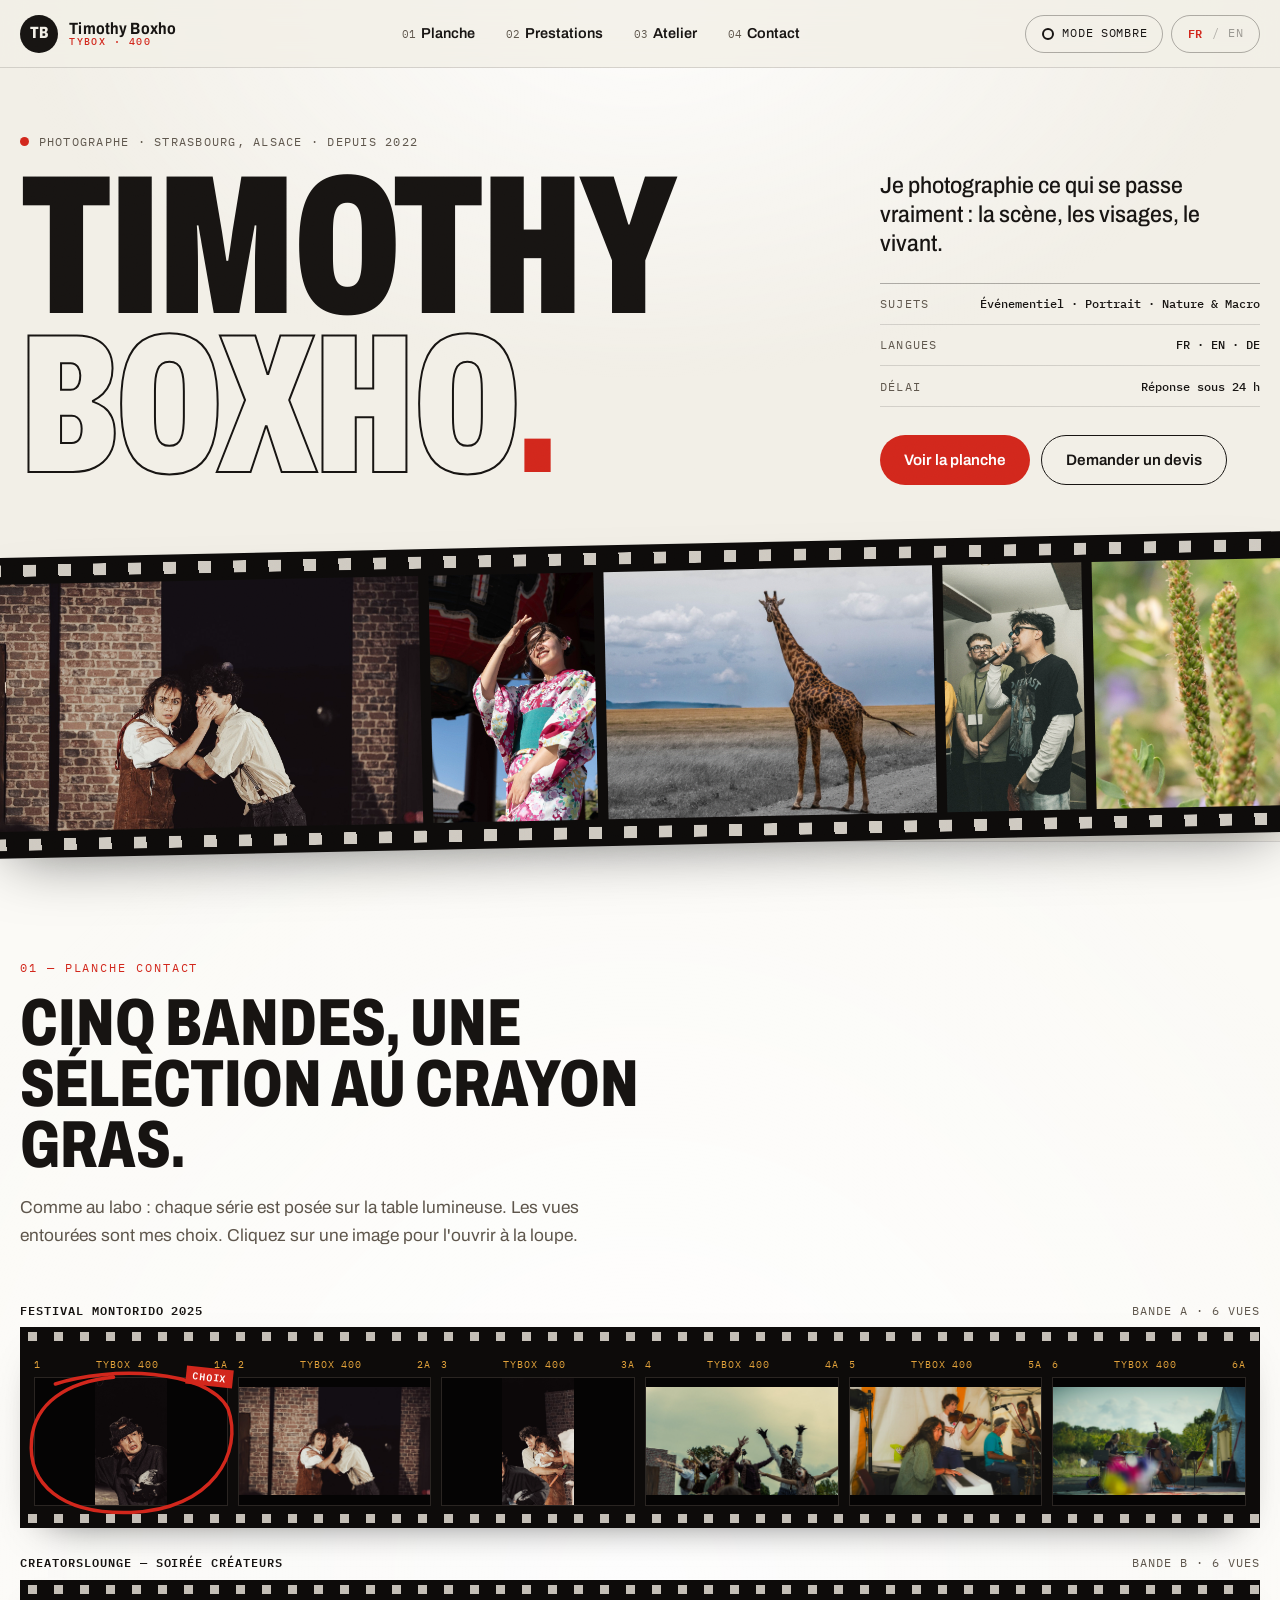
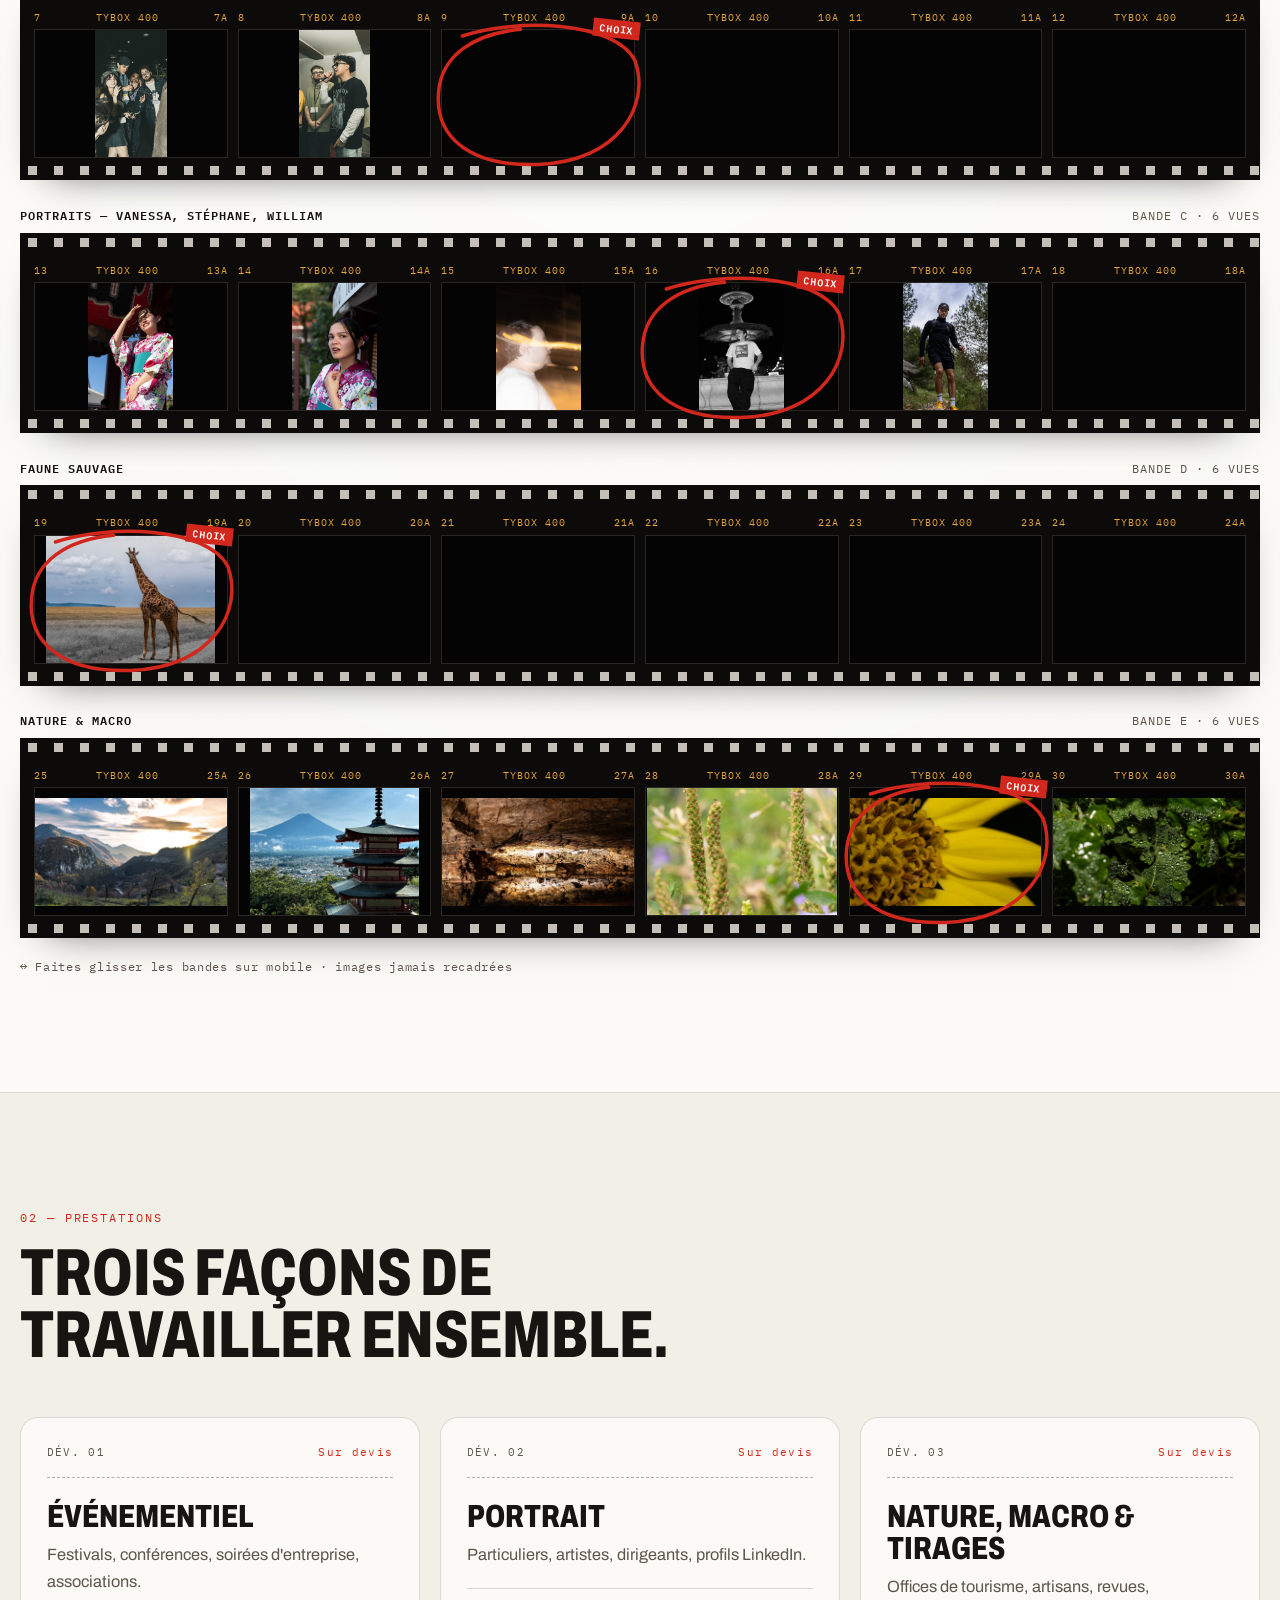
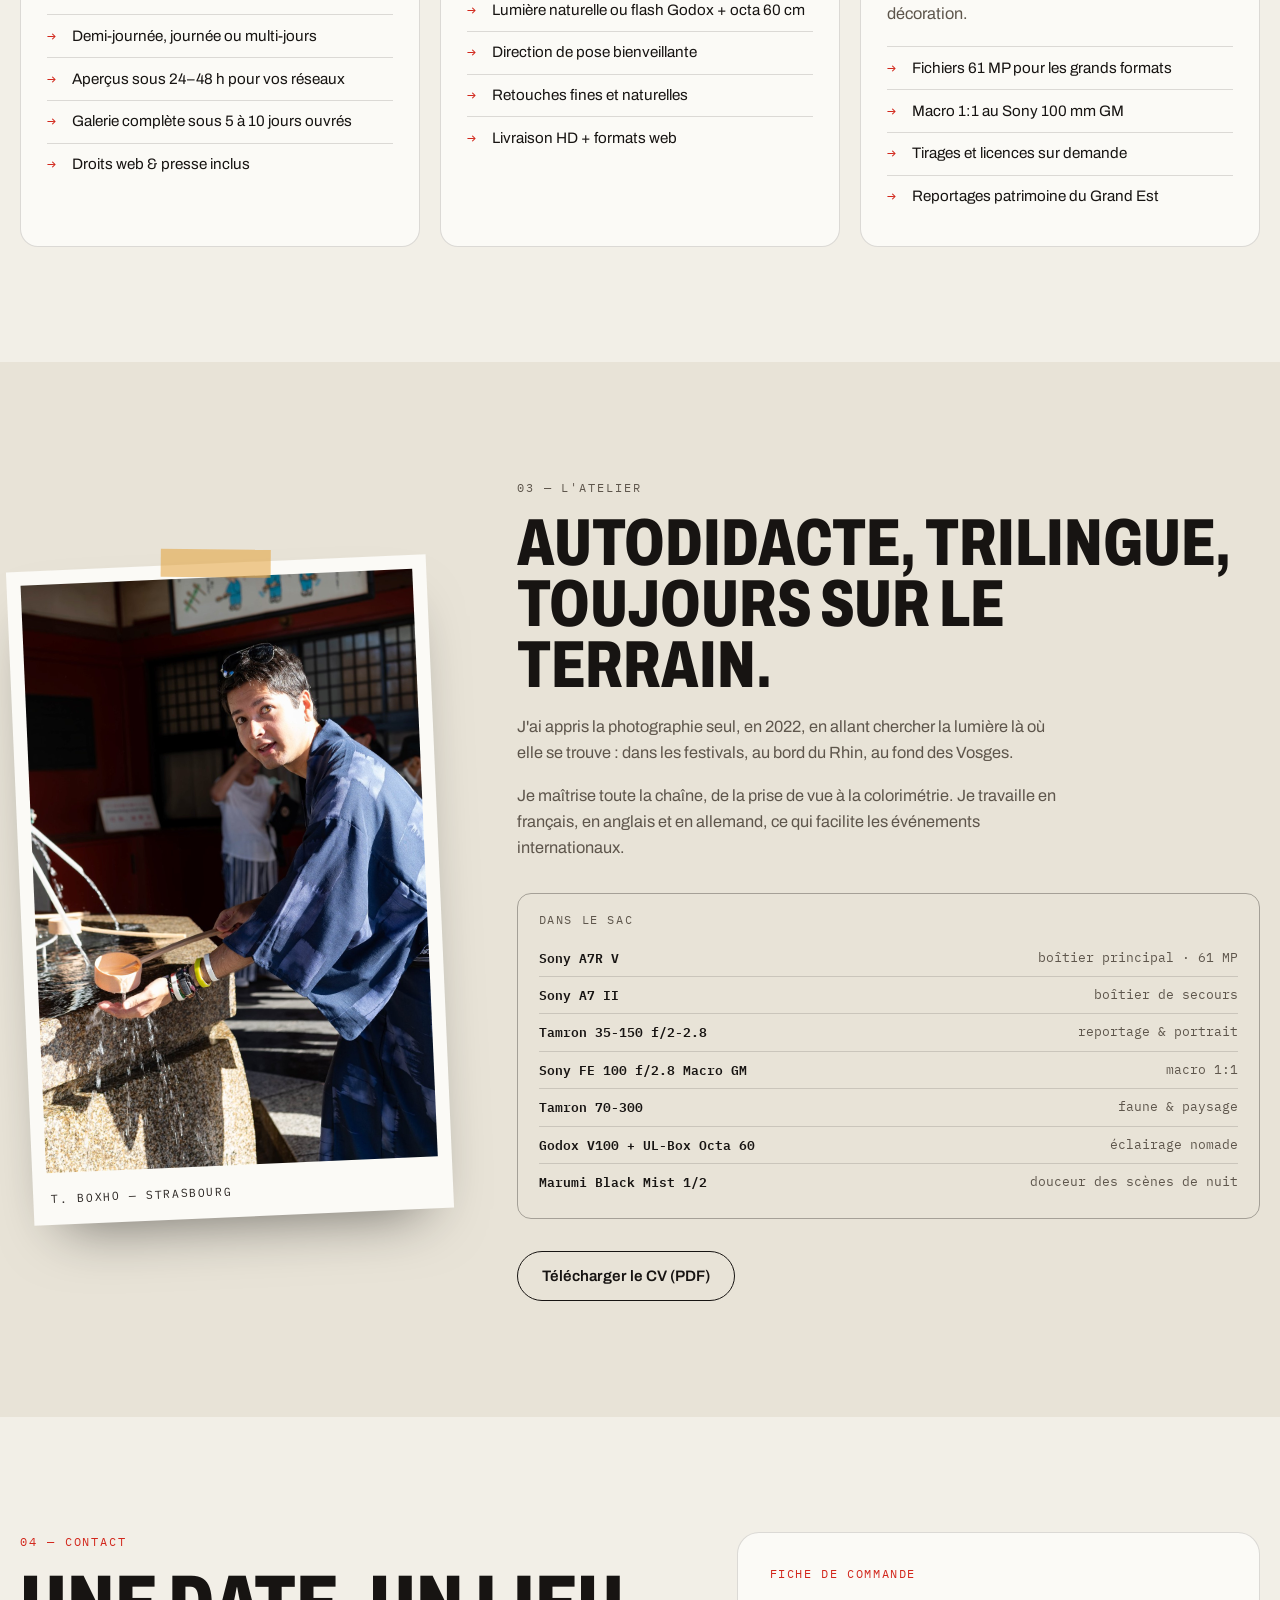
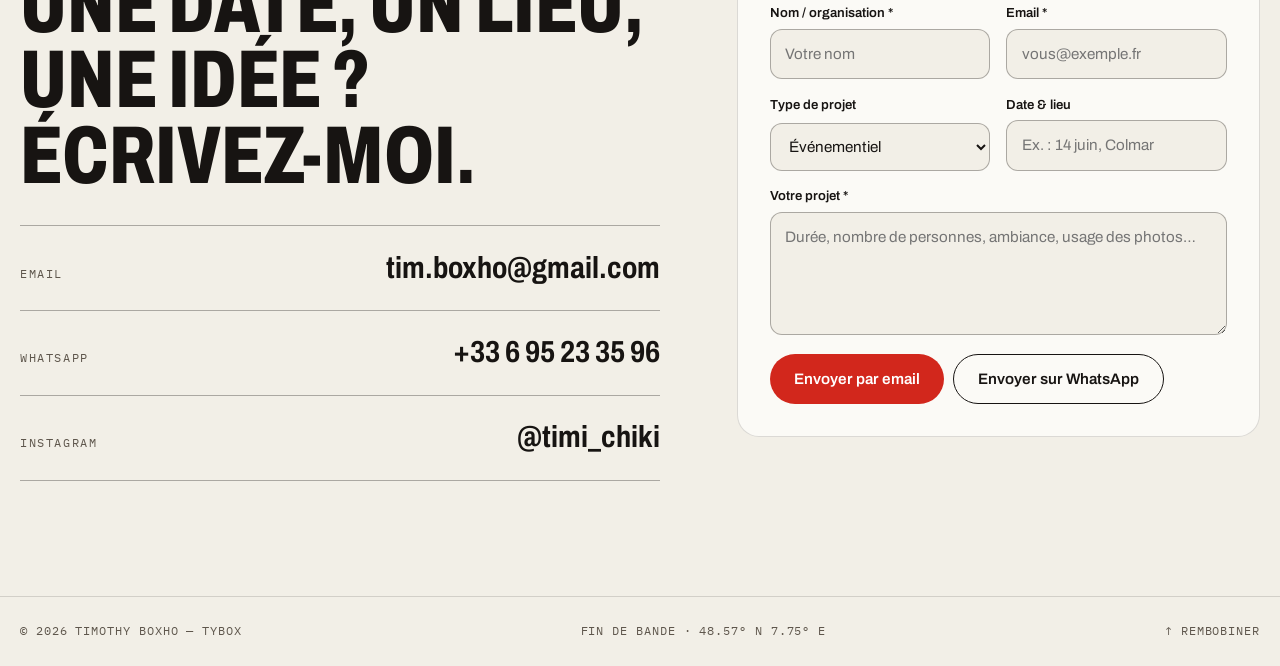
<file: nouveau-site/index.html>
<!DOCTYPE html>
<html lang="fr" data-theme="dark">
<head>
  <meta charset="UTF-8" />
  <meta name="viewport" content="width=device-width, initial-scale=1.0" />
  <title>Timothy Boxho — Photographe à Strasbourg | Planche contact</title>
  <meta name="description" content="Timothy Boxho, photographe à Strasbourg (Alsace) : événementiel, portrait, nature et macro. FR · EN · DE." />
  <link rel="icon" type="image/svg+xml" href="favicon.svg" />
  <link rel="preconnect" href="https://fonts.googleapis.com" />
  <link rel="preconnect" href="https://fonts.gstatic.com" crossorigin />
  <link href="https://fonts.googleapis.com/css2?family=Archivo:wdth,wght@62..125,400..900&family=IBM+Plex+Mono:wght@400;500;600&display=swap" rel="stylesheet" />
  <script>
    (function () {
      var t = localStorage.getItem("tybox-theme");
      if (t !== "light" && t !== "dark") {
        t = window.matchMedia && window.matchMedia("(prefers-color-scheme: light)").matches ? "light" : "dark";
      }
      document.documentElement.setAttribute("data-theme", t);
      var l = localStorage.getItem("tybox-lang");
      document.documentElement.setAttribute("lang", l === "en" ? "en" : "fr");
    })();
  </script>
  <link rel="stylesheet" href="style.css?v=2" />
</head>
<body>
  <a class="skip" href="#planche" data-i18n="ui.skip">Aller au contenu</a>

  <header class="hdr">
    <div class="wrap hdr-in">
      <a href="#top" class="logo" aria-label="Timothy Boxho">
        <span class="logo-box">TB</span>
        <span class="logo-txt">Timothy Boxho<small>TYBOX · 400</small></span>
      </a>

      <nav class="nav" aria-label="Navigation">
        <a href="#planche"><span>01</span> <b data-i18n="nav.sheet">Planche</b></a>
        <a href="#prestations"><span>02</span> <b data-i18n="nav.services">Prestations</b></a>
        <a href="#atelier"><span>03</span> <b data-i18n="nav.studio">Atelier</b></a>
        <a href="#contact"><span>04</span> <b data-i18n="nav.contact">Contact</b></a>
      </nav>

      <div class="ctrl">
        <button type="button" class="tgl tgl-theme" data-theme-toggle aria-pressed="false">
          <span class="tgl-dot" aria-hidden="true"></span>
          <span data-theme-label>Mode clair</span>
        </button>
        <button type="button" class="tgl tgl-lang" data-lang-toggle aria-label="Switch to English">
          <span data-lang="fr">FR</span><span class="sep">/</span><span data-lang="en">EN</span>
        </button>
      </div>
    </div>
  </header>

  <main id="top">
    <!-- HERO -->
    <section class="hero">
      <div class="wrap hero-grid">
        <div class="hero-left">
          <p class="kick mono"><span class="rec" aria-hidden="true"></span> <span data-i18n="hero.kick">Photographe · Strasbourg, Alsace · depuis 2022</span></p>
          <h1 class="giant">
            <span class="g1">Timothy</span>
            <span class="g2">Boxho<i>.</i></span>
          </h1>
        </div>
        <aside class="hero-right">
          <p class="hero-tag" data-i18n="hero.tag">Je photographie ce qui se passe vraiment&nbsp;: la scène, les visages, le vivant.</p>
          <ul class="hero-meta mono">
            <li><span data-i18n="hero.m1k">Sujets</span><b data-i18n="hero.m1v">Événementiel · Portrait · Nature &amp; Macro</b></li>
            <li><span data-i18n="hero.m2k">Langues</span><b>FR · EN · DE</b></li>
            <li><span data-i18n="hero.m3k">Délai</span><b data-i18n="hero.m3v">Réponse sous 24&nbsp;h</b></li>
          </ul>
          <div class="hero-cta">
            <a href="#planche" class="btn btn-fill" data-i18n="hero.cta1">Voir la planche</a>
            <a href="#contact" class="btn btn-line" data-i18n="hero.cta2">Demander un devis</a>
          </div>
        </aside>
      </div>

      <div class="reel" aria-hidden="true">
        <div class="reel-track" data-reel></div>
      </div>
    </section>

    <!-- PLANCHE CONTACT -->
    <section class="sec sheet-sec" id="planche">
      <div class="wrap">
        <header class="sec-head">
          <p class="eyebrow mono" data-i18n="sheet.eye">01 — Planche contact</p>
          <h2 class="sec-title" data-i18n="sheet.title">Cinq bandes, une sélection au crayon gras.</h2>
          <p class="sec-desc" data-i18n="sheet.desc">Comme au labo&nbsp;: chaque série est posée sur la table lumineuse. Les vues entourées sont mes choix. Cliquez sur une image pour l'ouvrir à la loupe.</p>
        </header>
        <div class="sheet" data-sheet></div>
        <p class="sheet-note mono" data-i18n="sheet.note">↔ Faites glisser les bandes sur mobile · images jamais recadrées</p>
      </div>
    </section>

    <!-- PRESTATIONS -->
    <section class="sec" id="prestations">
      <div class="wrap">
        <header class="sec-head">
          <p class="eyebrow mono" data-i18n="svc.eye">02 — Prestations</p>
          <h2 class="sec-title" data-i18n="svc.title">Trois façons de travailler ensemble.</h2>
        </header>

        <div class="recipes">
          <article class="recipe">
            <div class="recipe-top mono"><span>DÉV. 01</span><span data-i18n="svc.quote">Sur devis</span></div>
            <h3 data-i18n="svc.a.t">Événementiel</h3>
            <p data-i18n="svc.a.d">Festivals, conférences, soirées d'entreprise, associations.</p>
            <ul>
              <li data-i18n="svc.a.l1">Demi-journée, journée ou multi-jours</li>
              <li data-i18n="svc.a.l2">Aperçus sous 24–48&nbsp;h pour vos réseaux</li>
              <li data-i18n="svc.a.l3">Galerie complète sous 5 à 10 jours ouvrés</li>
              <li data-i18n="svc.a.l4">Droits web &amp; presse inclus</li>
            </ul>
          </article>
          <article class="recipe">
            <div class="recipe-top mono"><span>DÉV. 02</span><span data-i18n="svc.quote">Sur devis</span></div>
            <h3 data-i18n="svc.b.t">Portrait</h3>
            <p data-i18n="svc.b.d">Particuliers, artistes, dirigeants, profils LinkedIn.</p>
            <ul>
              <li data-i18n="svc.b.l1">Lumière naturelle ou flash Godox + octa 60&nbsp;cm</li>
              <li data-i18n="svc.b.l2">Direction de pose bienveillante</li>
              <li data-i18n="svc.b.l3">Retouches fines et naturelles</li>
              <li data-i18n="svc.b.l4">Livraison HD + formats web</li>
            </ul>
          </article>
          <article class="recipe">
            <div class="recipe-top mono"><span>DÉV. 03</span><span data-i18n="svc.quote">Sur devis</span></div>
            <h3 data-i18n="svc.c.t">Nature, macro &amp; tirages</h3>
            <p data-i18n="svc.c.d">Offices de tourisme, artisans, revues, décoration.</p>
            <ul>
              <li data-i18n="svc.c.l1">Fichiers 61&nbsp;MP pour les grands formats</li>
              <li data-i18n="svc.c.l2">Macro 1:1 au Sony 100&nbsp;mm GM</li>
              <li data-i18n="svc.c.l3">Tirages et licences sur demande</li>
              <li data-i18n="svc.c.l4">Reportages patrimoine du Grand Est</li>
            </ul>
          </article>
        </div>
      </div>
    </section>

    <!-- ATELIER -->
    <section class="sec atelier" id="atelier">
      <div class="wrap atelier-grid">
        <figure class="polaroid">
          <img src="../assets/images/about-timothy.jpg" alt="Portrait de Timothy Boxho" data-i18n-alt="studio.alt" loading="lazy" />
          <figcaption class="mono">T. BOXHO — STRASBOURG</figcaption>
        </figure>
        <div>
          <p class="eyebrow mono" data-i18n="studio.eye">03 — L'atelier</p>
          <h2 class="sec-title" data-i18n="studio.title">Autodidacte, trilingue, toujours sur le terrain.</h2>
          <p data-i18n="studio.p1">J'ai appris la photographie seul, en 2022, en allant chercher la lumière là où elle se trouve&nbsp;: dans les festivals, au bord du Rhin, au fond des Vosges.</p>
          <p data-i18n="studio.p2">Je maîtrise toute la chaîne, de la prise de vue à la colorimétrie. Je travaille en français, en anglais et en allemand, ce qui facilite les événements internationaux.</p>

          <div class="bag">
            <p class="bag-title mono" data-i18n="studio.bag">Dans le sac</p>
            <ul class="mono">
              <li><b>Sony A7R V</b><span data-i18n="gear.1">boîtier principal · 61 MP</span></li>
              <li><b>Sony A7 II</b><span data-i18n="gear.2">boîtier de secours</span></li>
              <li><b>Tamron 35-150 f/2-2.8</b><span data-i18n="gear.3">reportage &amp; portrait</span></li>
              <li><b>Sony FE 100 f/2.8 Macro GM</b><span data-i18n="gear.4">macro 1:1</span></li>
              <li><b>Tamron 70-300</b><span data-i18n="gear.5">faune &amp; paysage</span></li>
              <li><b>Godox V100 + UL-Box Octa 60</b><span data-i18n="gear.6">éclairage nomade</span></li>
              <li><b>Marumi Black Mist 1/2</b><span data-i18n="gear.7">douceur des scènes de nuit</span></li>
            </ul>
          </div>
          <a class="btn btn-line" href="https://timothy-boxho.github.io/Portfolio-Pro/Timothy_BOXHO_CV.pdf" target="_blank" rel="noopener noreferrer" data-i18n="studio.cv">Télécharger le CV (PDF)</a>
        </div>
      </div>
    </section>

    <!-- CONTACT -->
    <section class="sec contact" id="contact">
      <div class="wrap contact-grid">
        <div>
          <p class="eyebrow mono" data-i18n="contact.eye">04 — Contact</p>
          <h2 class="sec-title big" data-i18n="contact.title">Une date, un lieu, une idée&nbsp;? Écrivez-moi.</h2>
          <ul class="channels">
            <li><a href="mailto:tim.boxho@gmail.com"><span class="mono" data-i18n="contact.email">Email</span><b>tim.boxho@gmail.com</b></a></li>
            <li><a href="https://wa.me/33695233596" target="_blank" rel="noopener noreferrer"><span class="mono">WhatsApp</span><b>+33 6 95 23 35 96</b></a></li>
            <li><a href="https://www.instagram.com/timi_chiki/" target="_blank" rel="noopener noreferrer"><span class="mono">Instagram</span><b>@timi_chiki</b></a></li>
          </ul>
        </div>

        <form class="form" data-form novalidate>
          <p class="form-head mono" data-i18n="form.head">Fiche de commande</p>
          <label><span data-i18n="form.name">Nom / organisation *</span>
            <input name="name" required data-i18n-ph="form.namePh" placeholder="Votre nom" /></label>
          <label><span data-i18n="form.email">Email *</span>
            <input name="email" type="email" required data-i18n-ph="form.emailPh" placeholder="vous@exemple.fr" /></label>
          <label><span data-i18n="form.type">Type de projet</span>
            <select name="type">
              <option value="event" data-i18n="form.o1">Événementiel</option>
              <option value="portrait" data-i18n="form.o2">Portrait</option>
              <option value="nature" data-i18n="form.o3">Nature, macro &amp; tirages</option>
              <option value="other" data-i18n="form.o4">Autre</option>
            </select></label>
          <label><span data-i18n="form.when">Date &amp; lieu</span>
            <input name="when" data-i18n-ph="form.whenPh" placeholder="Ex. : 14 juin, Colmar" /></label>
          <label class="full"><span data-i18n="form.msg">Votre projet *</span>
            <textarea name="msg" rows="4" required data-i18n-ph="form.msgPh" placeholder="Durée, nombre de personnes, ambiance, usage des photos…"></textarea></label>
          <p class="form-err mono" data-form-err hidden data-i18n="form.err">Merci de remplir les champs marqués *.</p>
          <div class="form-btns full">
            <button type="submit" class="btn btn-fill" data-send="mail" data-i18n="form.sendMail">Envoyer par email</button>
            <button type="submit" class="btn btn-line" data-send="wa" data-i18n="form.sendWa">Envoyer sur WhatsApp</button>
          </div>
        </form>
      </div>
    </section>
  </main>

  <footer class="ftr">
    <div class="wrap ftr-in mono">
      <span>© 2026 Timothy Boxho — TYBox</span>
      <span data-i18n="footer.end">Fin de bande · 48.57° N 7.75° E</span>
      <a href="#top" data-i18n="footer.top">↑ Rembobiner</a>
    </div>
  </footer>

  <!-- LOUPE (viewer) -->
  <div class="loupe" data-loupe hidden role="dialog" aria-modal="true" aria-label="Loupe">
    <button type="button" class="loupe-x" data-loupe-close aria-label="Fermer" data-i18n-aria="ui.close">✕</button>
    <button type="button" class="loupe-nav prev" data-loupe-prev aria-label="Précédente" data-i18n-aria="ui.prev">←</button>
    <figure class="loupe-fig">
      <img data-loupe-img alt="" />
      <figcaption class="mono"><span data-loupe-cap></span><span data-loupe-count></span></figcaption>
    </figure>
    <button type="button" class="loupe-nav next" data-loupe-next aria-label="Suivante" data-i18n-aria="ui.next">→</button>
  </div>

  <script src="app.js?v=1"></script>
</body>
</html>
</file>
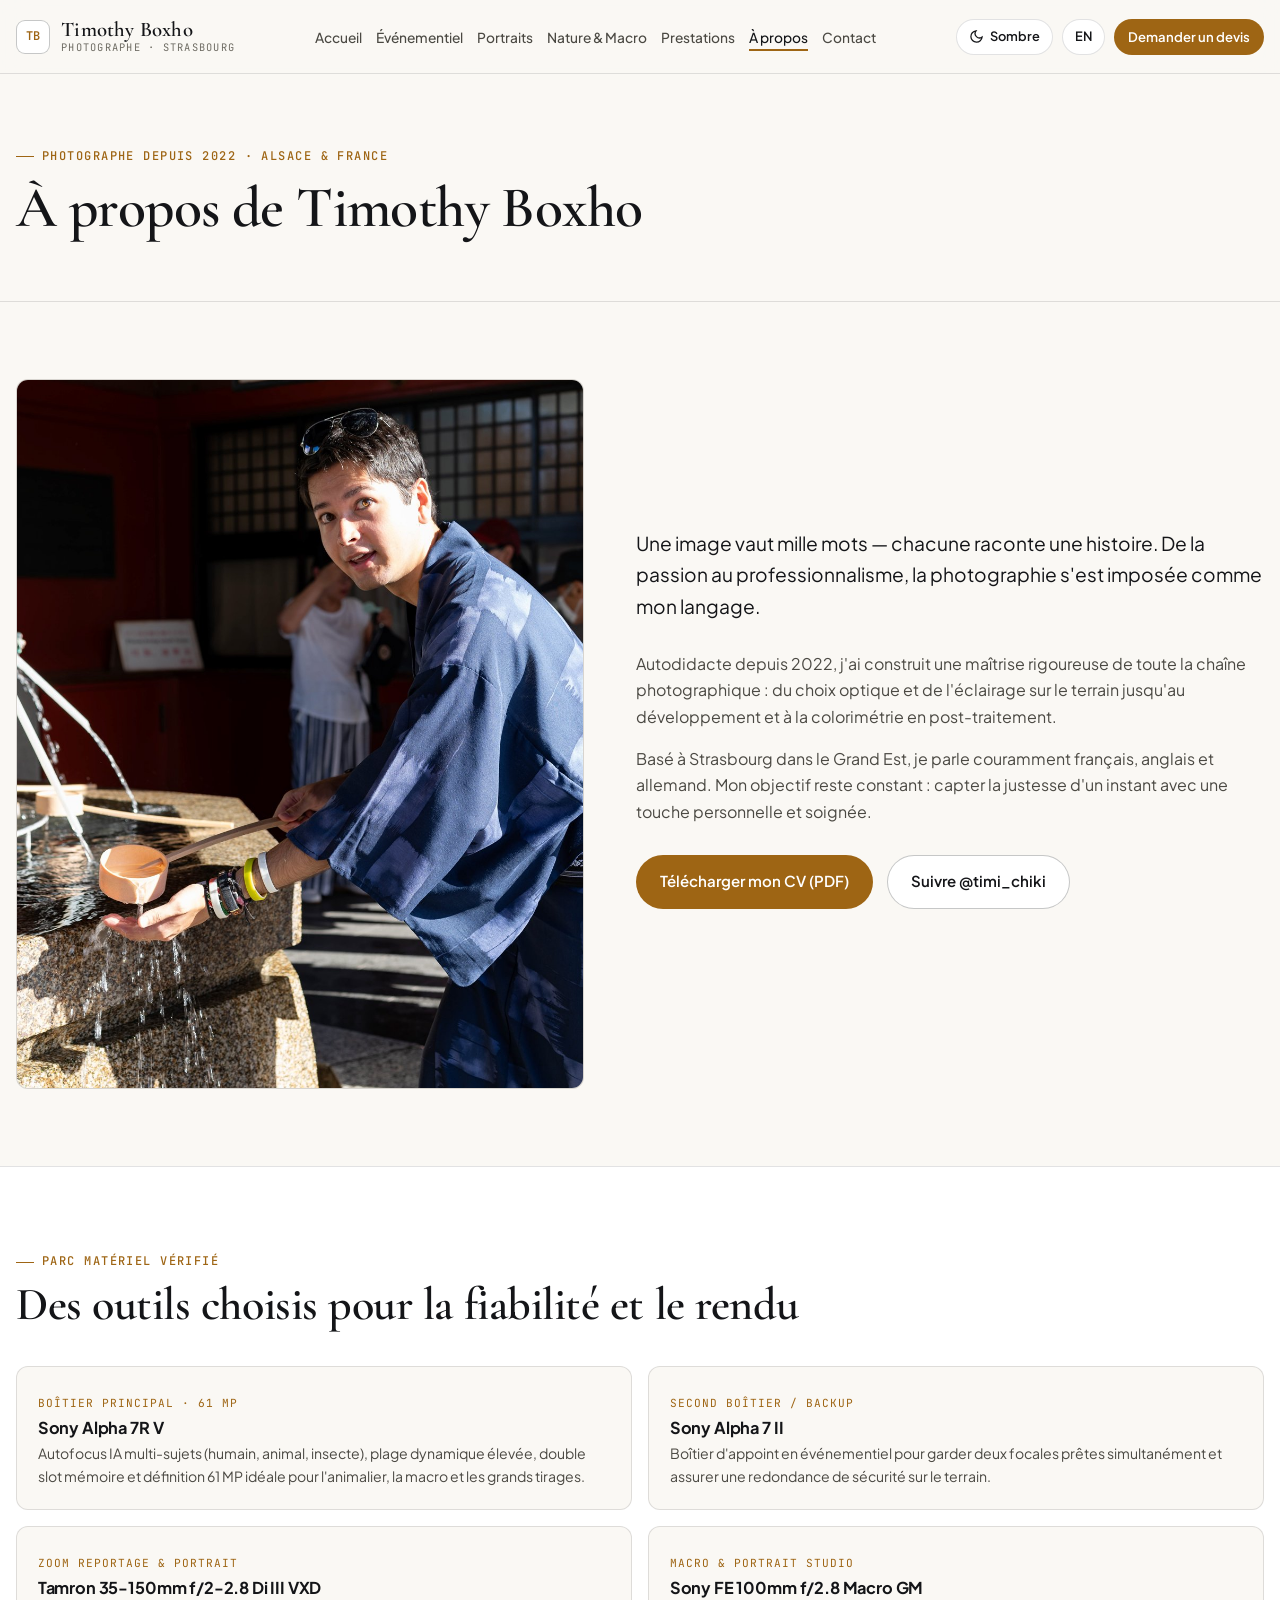
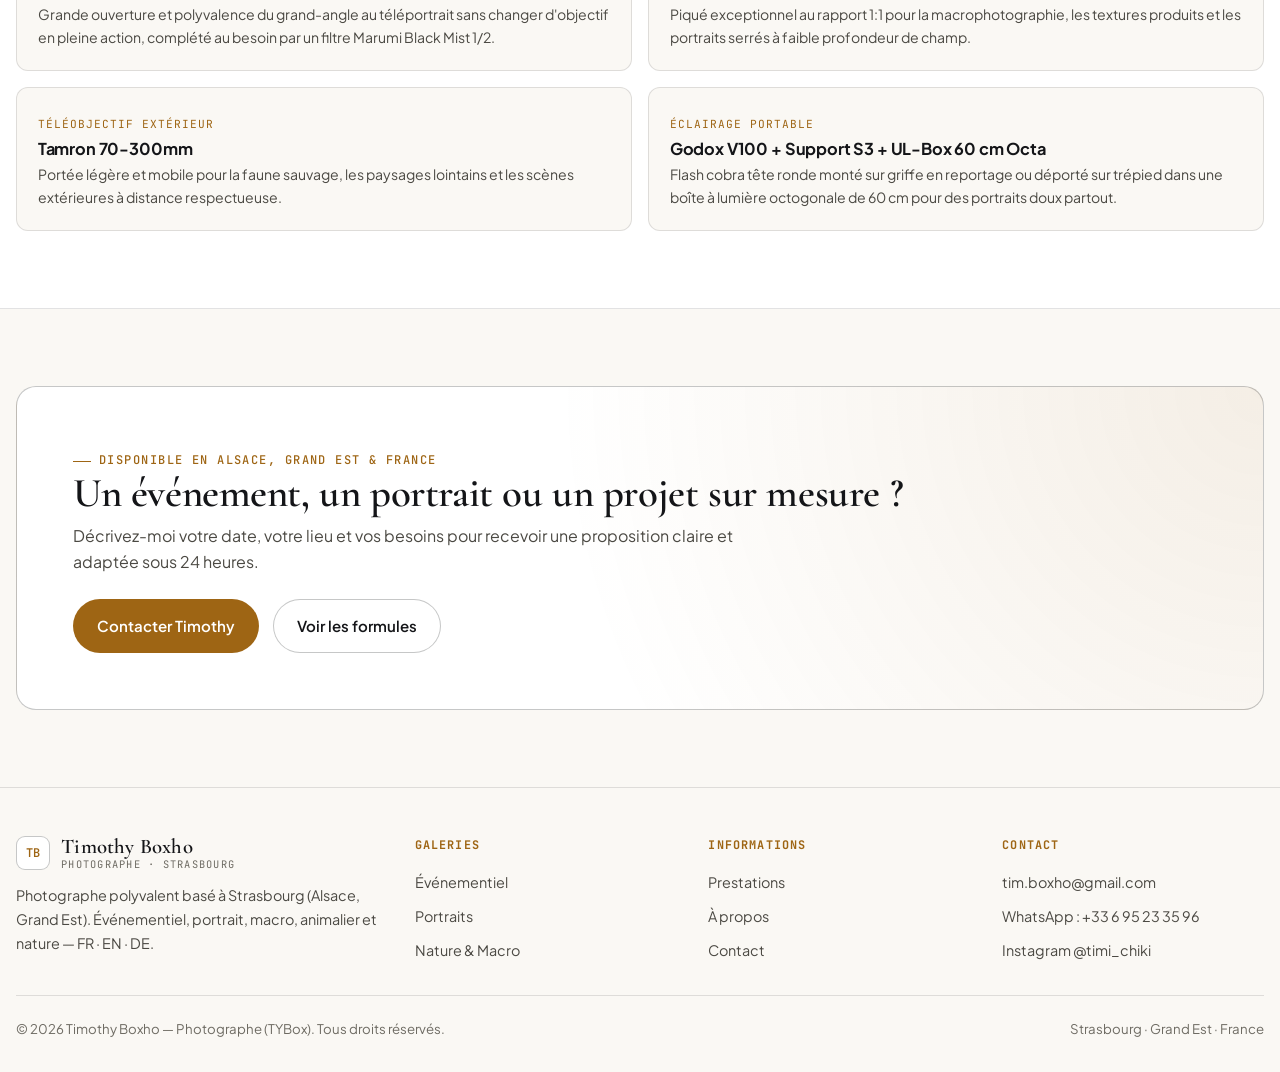
<file: a-propos.html>
<!DOCTYPE html>
<html lang="fr" data-theme="dark" data-lang="fr">
<head>
  <meta charset="UTF-8" />
  <meta name="viewport" content="width=device-width, initial-scale=1.0" />
  <title>À propos & Parc Matériel Sony / Godox | Timothy Boxho Photographe</title>
  <meta name="description" content="Découvrez le parcours de Timothy Boxho, photographe trilingue (FR/EN/DE) basé à Strasbourg (Alsace), et son équipement professionnel Sony A7R V, Sony 100mm GM, Tamron et Godox." />
  <meta property="og:type" content="website" />
  <meta property="og:title" content="À propos & Équipement — Timothy Boxho" />
  <meta property="og:description" content="Photographe autodidacte depuis 2022 en Alsace et France. Trilingue FR/EN/DE, équipé en Sony Alpha & Godox." />
  <meta property="og:url" content="https://timothy-boxho.com/a-propos.html" />
  <meta property="og:image" content="https://timothy-boxho.com/assets/images/about-timothy.jpg" />
  <link rel="canonical" href="https://timothy-boxho.com/a-propos.html" />
  <link rel="icon" type="image/svg+xml" href="assets/favicon.svg" />
  <link rel="preconnect" href="https://fonts.googleapis.com" />
  <link rel="preconnect" href="https://fonts.gstatic.com" crossorigin />
  <link href="https://fonts.googleapis.com/css2?family=Cormorant+Garamond:ital,wght@0,500;0,600;0,700;1,500&family=JetBrains+Mono:wght@400;500&family=Plus+Jakarta+Sans:wght@400;500;600;700&display=swap" rel="stylesheet" />
  <script>
    (function () {
      var t = localStorage.getItem("tybox-theme");
      if (t !== "light" && t !== "dark") {
        t = window.matchMedia && window.matchMedia("(prefers-color-scheme: light)").matches ? "light" : "dark";
      }
      document.documentElement.setAttribute("data-theme", t);
    })();
  </script>
  <link rel="stylesheet" href="assets/css/styles.css" />
</head>
<body>
  <header class="site-header">
    <div class="container header-inner">
      <a href="index.html" class="brand">
        <span class="brand-mark">TB</span>
        <span class="brand-text">
          <span class="brand-name">Timothy Boxho</span>
          <span class="brand-sub" data-i18n="nav.brandSub">Photographe · Strasbourg</span>
        </span>
      </a>
      <nav aria-label="Navigation principale">
        <ul class="nav-links">
          <li><a href="index.html" data-i18n="nav.home">Accueil</a></li>
          <li><a href="evenementiel.html" data-i18n="nav.events">Événementiel</a></li>
          <li><a href="portraits.html" data-i18n="nav.portraits">Portraits</a></li>
          <li><a href="nature-macro.html" data-i18n="nav.nature">Nature & Macro</a></li>
          <li><a href="prestations.html" data-i18n="nav.services">Prestations</a></li>
          <li><a href="a-propos.html" aria-current="page" data-i18n="nav.about">À propos</a></li>
          <li><a href="contact.html" data-i18n="nav.contact">Contact</a></li>
        </ul>
      </nav>
      <div class="header-actions">
        <button type="button" class="control-pill" data-theme-toggle aria-pressed="false" aria-label="Passer en mode clair">
          <svg class="theme-icon-sun" viewBox="0 0 24 24" fill="none" stroke="currentColor" stroke-width="2"><circle cx="12" cy="12" r="4"/><path d="M12 2v2m0 16v2M4.93 4.93l1.41 1.41m11.32 11.32l1.41 1.41M2 12h2m16 0h2M4.93 19.07l1.41-1.41m11.32-11.32l1.41-1.41"/></svg>
          <svg class="theme-icon-moon" viewBox="0 0 24 24" fill="none" stroke="currentColor" stroke-width="2"><path d="M21 12.79A9 9 0 1 1 11.21 3 7 7 0 0 0 21 12.79z"/></svg>
          <span data-theme-text>Clair</span>
        </button>
        <button type="button" class="control-pill" data-lang-toggle aria-label="Switch to English"><span data-lang-text>EN</span></button>
        <a href="contact.html" class="nav-cta" data-i18n="nav.cta">Demander un devis</a>
        <button type="button" class="mobile-menu-btn" data-mobile-menu-btn aria-expanded="false" aria-label="Menu">
          <svg width="20" height="20" viewBox="0 0 24 24" fill="none" stroke="currentColor" stroke-width="2"><path d="M4 6h16M4 12h16M4 18h16"/></svg>
        </button>
      </div>
    </div>
  </header>

  <div class="mobile-drawer" data-mobile-drawer>
    <a href="index.html" data-i18n="nav.home">Accueil</a>
    <a href="evenementiel.html" data-i18n="nav.events">Événementiel</a>
    <a href="portraits.html" data-i18n="nav.portraits">Portraits</a>
    <a href="nature-macro.html" data-i18n="nav.nature">Nature & Macro</a>
    <a href="prestations.html" data-i18n="nav.services">Prestations</a>
    <a href="a-propos.html" aria-current="page" data-i18n="nav.about">À propos</a>
    <a href="contact.html" data-i18n="nav.contact">Contact</a>
  </div>

  <main>
    <section class="page-hero">
      <div class="container">
        <span class="eyebrow" data-i18n="about.eyebrow">Photographe depuis 2022 · Alsace & France</span>
        <h1 data-i18n="about.title">À propos de Timothy Boxho</h1>
      </div>
    </section>

    <section class="section">
      <div class="container split-feature">
        <div class="portrait-frame">
          <img src="assets/images/about-timothy.jpg" alt="Portrait de Timothy Boxho, photographe basé à Strasbourg en Alsace" />
        </div>
        <div>
          <p class="hero-lead" style="color:var(--text);font-size:1.2rem;" data-i18n="about.p1">
            Une image vaut mille mots — chacune raconte une histoire. De la passion au professionnalisme, la photographie s'est imposée comme mon langage.
          </p>
          <p style="color:var(--text-muted);" data-i18n="about.p2">
            Autodidacte depuis 2022, j'ai construit une maîtrise rigoureuse de toute la chaîne photographique : du choix optique et de l'éclairage sur le terrain jusqu'au développement et à la colorimétrie en post-traitement.
          </p>
          <p style="color:var(--text-muted);margin-bottom:1.85rem;" data-i18n="about.p3">
            Basé à Strasbourg dans le Grand Est, je parle couramment français, anglais et allemand. Mon objectif reste constant : capter la justesse d'un instant avec une touche personnelle et soignée.
          </p>

          <div class="hero-actions">
            <a href="https://timothy-boxho.github.io/Portfolio-Pro/Timothy_BOXHO_CV.pdf" target="_blank" rel="noopener noreferrer" class="btn btn-primary" data-i18n="about.cvBtn">Télécharger mon CV (PDF)</a>
            <a href="https://www.instagram.com/timi_chiki/" target="_blank" rel="noopener noreferrer" class="btn btn-secondary" data-i18n="about.igBtn">Suivre @timi_chiki</a>
          </div>
        </div>
      </div>
    </section>

    <section class="section section-alt">
      <div class="container">
        <div class="section-head">
          <div>
            <span class="eyebrow" data-i18n="about.gearEyebrow">Parc matériel vérifié</span>
            <h2 class="section-title" data-i18n="about.gearTitle">Des outils choisis pour la fiabilité et le rendu</h2>
          </div>
        </div>

        <div class="gear-grid">
          <article class="gear-item">
            <small data-i18n="about.g1Tag">Boîtier Principal · 61 MP</small>
            <h3 data-i18n="about.g1Title">Sony Alpha 7R V</h3>
            <p data-i18n="about.g1Desc">
              Autofocus IA multi-sujets (humain, animal, insecte), plage dynamique élevée, double slot mémoire et définition 61 MP idéale pour l'animalier, la macro et les grands tirages.
            </p>
          </article>
          <article class="gear-item">
            <small data-i18n="about.g2Tag">Second Boîtier / Backup</small>
            <h3 data-i18n="about.g2Title">Sony Alpha 7 II</h3>
            <p data-i18n="about.g2Desc">
              Boîtier d'appoint en événementiel pour garder deux focales prêtes simultanément et assurer une redondance de sécurité sur le terrain.
            </p>
          </article>
          <article class="gear-item">
            <small data-i18n="about.g3Tag">Zoom Reportage & Portrait</small>
            <h3 data-i18n="about.g3Title">Tamron 35-150mm f/2-2.8 Di III VXD</h3>
            <p data-i18n="about.g3Desc">
              Grande ouverture et polyvalence du grand-angle au téléportrait sans changer d'objectif en pleine action, complété au besoin par un filtre Marumi Black Mist 1/2.
            </p>
          </article>
          <article class="gear-item">
            <small data-i18n="about.g4Tag">Macro & Portrait Studio</small>
            <h3 data-i18n="about.g4Title">Sony FE 100mm f/2.8 Macro GM</h3>
            <p data-i18n="about.g4Desc">
              Piqué exceptionnel au rapport 1:1 pour la macrophotographie, les textures produits et les portraits serrés à faible profondeur de champ.
            </p>
          </article>
          <article class="gear-item">
            <small data-i18n="about.g5Tag">Téléobjectif Extérieur</small>
            <h3 data-i18n="about.g5Title">Tamron 70-300mm</h3>
            <p data-i18n="about.g5Desc">
              Portée légère et mobile pour la faune sauvage, les paysages lointains et les scènes extérieures à distance respectueuse.
            </p>
          </article>
          <article class="gear-item">
            <small data-i18n="about.g6Tag">Éclairage Portable</small>
            <h3 data-i18n="about.g6Title">Godox V100 + Support S3 + UL-Box 60 cm Octa</h3>
            <p data-i18n="about.g6Desc">
              Flash cobra tête ronde monté sur griffe en reportage ou déporté sur trépied dans une boîte à lumière octogonale de 60 cm pour des portraits doux partout.
            </p>
          </article>
        </div>
      </div>
    </section>

    <section class="section">
      <div class="container">
        <div class="cta-banner">
          <div>
            <span class="eyebrow" data-i18n="cta.eyebrow">Disponible en Alsace, Grand Est & France</span>
            <h2 data-i18n="cta.title">Un événement, un portrait ou un projet sur mesure ?</h2>
            <p data-i18n="cta.desc">Décrivez-moi votre date, votre lieu et vos besoins pour recevoir une proposition claire et adaptée sous 24 heures.</p>
          </div>
          <div class="hero-actions" style="margin:0;">
            <a href="contact.html" class="btn btn-primary" data-i18n="cta.btn1">Contacter Timothy</a>
            <a href="prestations.html" class="btn btn-secondary" data-i18n="cta.btn2">Voir les formules</a>
          </div>
        </div>
      </div>
    </section>
  </main>

  <footer class="site-footer">
    <div class="container">
      <div class="footer-grid">
        <div class="footer-col"><div class="brand" style="margin-bottom:0.85rem;"><span class="brand-mark">TB</span><span class="brand-text"><span class="brand-name">Timothy Boxho</span><span class="brand-sub" data-i18n="nav.brandSub">Photographe · Strasbourg</span></span></div><p style="margin:0;color:var(--text-muted);font-size:0.9rem;max-width:34ch;" data-i18n="footer.bio">Photographe polyvalent basé à Strasbourg (Alsace, Grand Est). Événementiel, portrait, macro, animalier et nature — FR · EN · DE.</p></div>
        <div class="footer-col"><h4 data-i18n="footer.col1">Galeries</h4><ul><li><a href="evenementiel.html" data-i18n="nav.events">Événementiel</a></li><li><a href="portraits.html" data-i18n="nav.portraits">Portraits</a></li><li><a href="nature-macro.html" data-i18n="nav.nature">Nature & Macro</a></li></ul></div>
        <div class="footer-col"><h4 data-i18n="footer.col2">Informations</h4><ul><li><a href="prestations.html" data-i18n="nav.services">Prestations</a></li><li><a href="a-propos.html" data-i18n="nav.about">À propos</a></li><li><a href="contact.html" data-i18n="nav.contact">Contact</a></li></ul></div>
        <div class="footer-col"><h4 data-i18n="footer.col3">Contact</h4><ul><li><a href="mailto:tim.boxho@gmail.com">tim.boxho@gmail.com</a></li><li><a href="https://wa.me/33695233596" target="_blank" rel="noopener noreferrer">WhatsApp : +33 6 95 23 35 96</a></li><li><a href="https://www.instagram.com/timi_chiki/" target="_blank" rel="noopener noreferrer">Instagram @timi_chiki</a></li></ul></div>
      </div>
      <div class="footer-bottom"><span data-i18n="footer.copy">© 2026 Timothy Boxho — Photographe (TYBox). Tous droits réservés.</span><span>Strasbourg · Grand Est · France</span></div>
    </div>
  </footer>

  <script src="assets/js/main.js"></script>
</body>
</html>
</file>
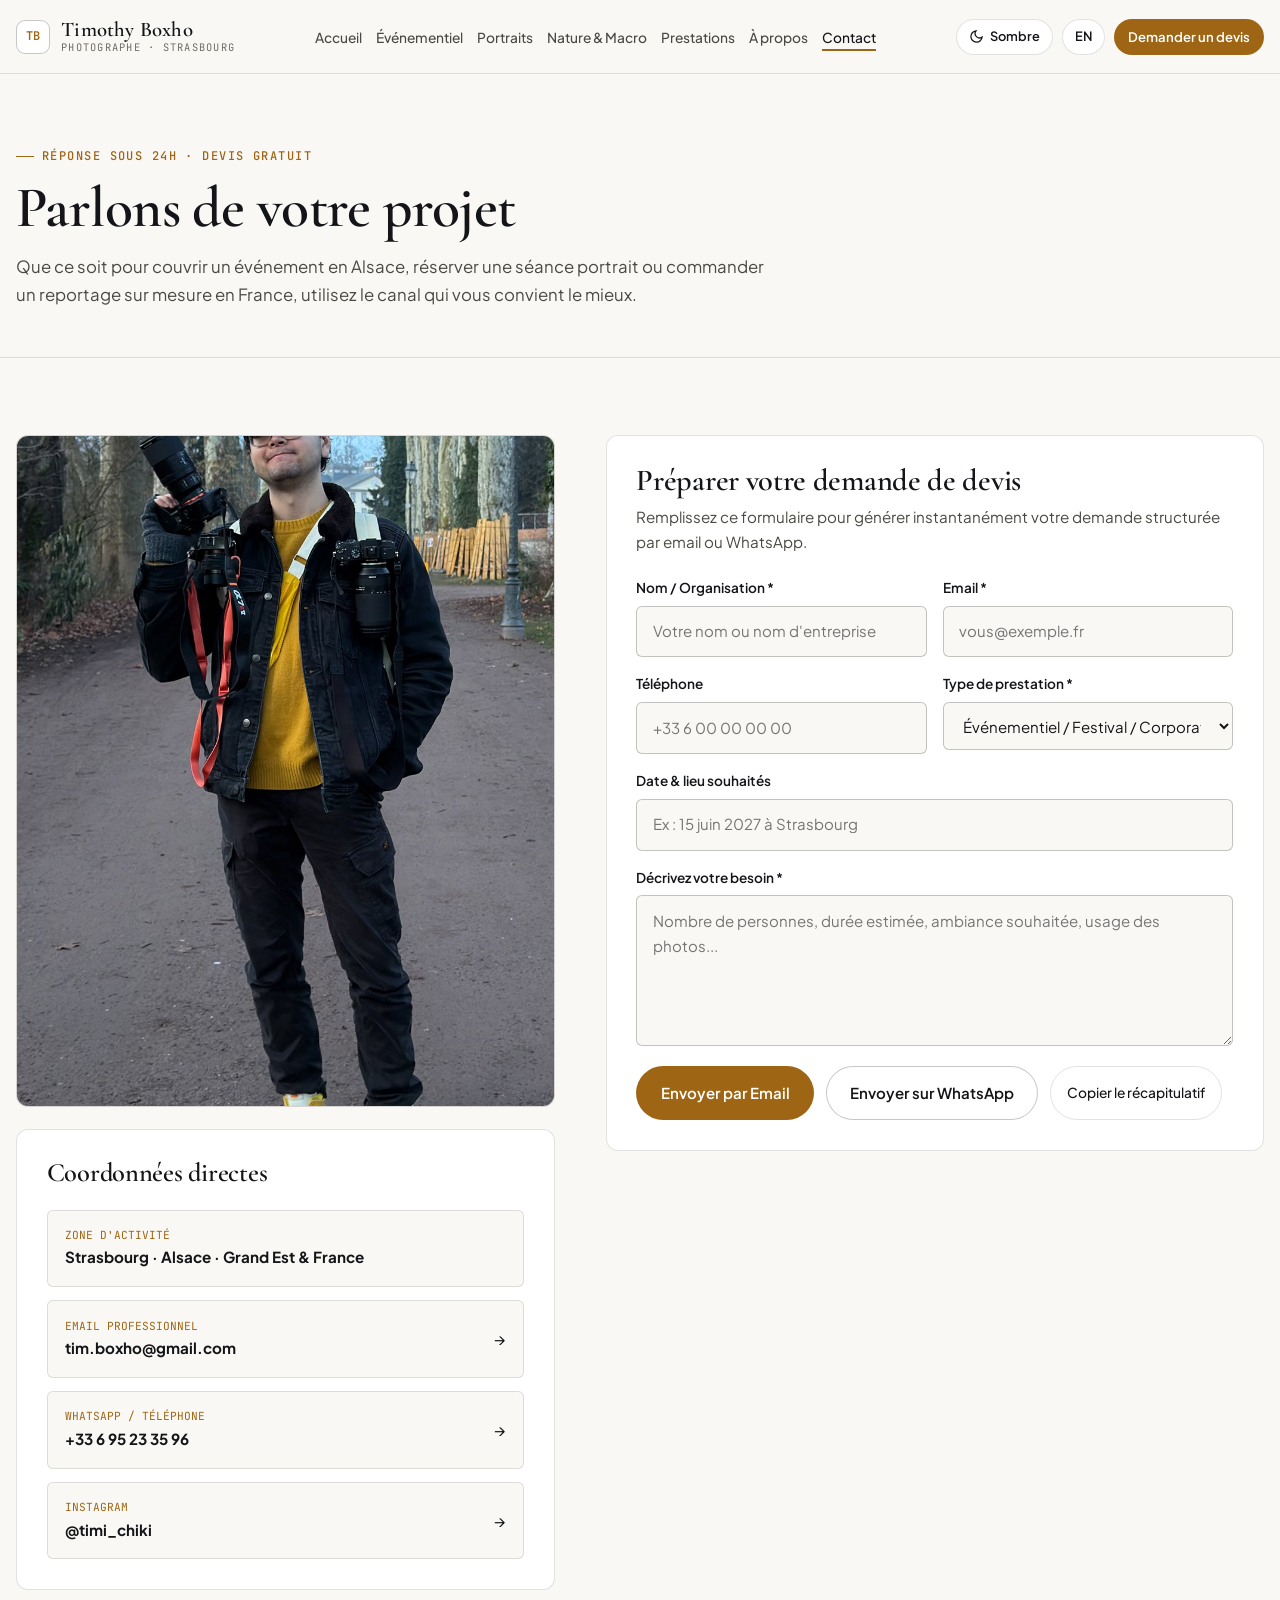
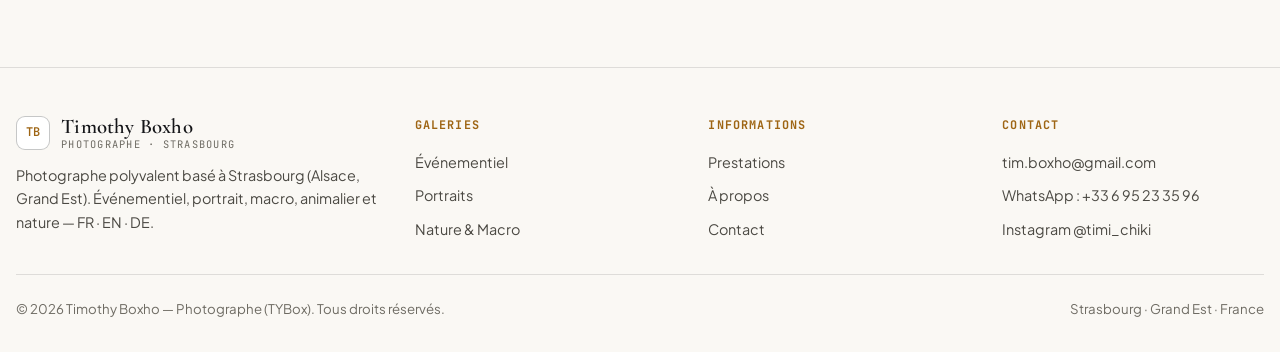
<file: contact.html>
<!DOCTYPE html>
<html lang="fr" data-theme="dark" data-lang="fr">
<head>
  <meta charset="UTF-8" />
  <meta name="viewport" content="width=device-width, initial-scale=1.0" />
  <title>Contact & Devis Photographe — Strasbourg, Alsace & France | Timothy Boxho</title>
  <meta name="description" content="Contactez Timothy Boxho pour réserver une prestation photo en Alsace, Grand Est ou France. Réponse sous 24h par email, WhatsApp (+33 6 95 23 35 96) ou Instagram @timi_chiki." />
  <meta property="og:type" content="website" />
  <meta property="og:title" content="Contact & Demande de Devis — Timothy Boxho" />
  <meta property="og:description" content="Demandez un devis photo personnalisé sous 24h par email ou WhatsApp." />
  <meta property="og:url" content="https://timothy-boxho.com/contact.html" />
  <meta property="og:image" content="https://timothy-boxho.com/assets/images/contact-gear.jpg" />
  <link rel="canonical" href="https://timothy-boxho.com/contact.html" />
  <link rel="icon" type="image/svg+xml" href="assets/favicon.svg" />
  <link rel="preconnect" href="https://fonts.googleapis.com" />
  <link rel="preconnect" href="https://fonts.gstatic.com" crossorigin />
  <link href="https://fonts.googleapis.com/css2?family=Cormorant+Garamond:ital,wght@0,500;0,600;0,700;1,500&family=JetBrains+Mono:wght@400;500&family=Plus+Jakarta+Sans:wght@400;500;600;700&display=swap" rel="stylesheet" />
  <script>
    (function () {
      var t = localStorage.getItem("tybox-theme");
      if (t !== "light" && t !== "dark") {
        t = window.matchMedia && window.matchMedia("(prefers-color-scheme: light)").matches ? "light" : "dark";
      }
      document.documentElement.setAttribute("data-theme", t);
    })();
  </script>
  <link rel="stylesheet" href="assets/css/styles.css" />
</head>
<body>
  <header class="site-header">
    <div class="container header-inner">
      <a href="index.html" class="brand">
        <span class="brand-mark">TB</span>
        <span class="brand-text">
          <span class="brand-name">Timothy Boxho</span>
          <span class="brand-sub" data-i18n="nav.brandSub">Photographe · Strasbourg</span>
        </span>
      </a>
      <nav aria-label="Navigation principale">
        <ul class="nav-links">
          <li><a href="index.html" data-i18n="nav.home">Accueil</a></li>
          <li><a href="evenementiel.html" data-i18n="nav.events">Événementiel</a></li>
          <li><a href="portraits.html" data-i18n="nav.portraits">Portraits</a></li>
          <li><a href="nature-macro.html" data-i18n="nav.nature">Nature & Macro</a></li>
          <li><a href="prestations.html" data-i18n="nav.services">Prestations</a></li>
          <li><a href="a-propos.html" data-i18n="nav.about">À propos</a></li>
          <li><a href="contact.html" aria-current="page" data-i18n="nav.contact">Contact</a></li>
        </ul>
      </nav>
      <div class="header-actions">
        <button type="button" class="control-pill" data-theme-toggle aria-pressed="false" aria-label="Passer en mode clair">
          <svg class="theme-icon-sun" viewBox="0 0 24 24" fill="none" stroke="currentColor" stroke-width="2"><circle cx="12" cy="12" r="4"/><path d="M12 2v2m0 16v2M4.93 4.93l1.41 1.41m11.32 11.32l1.41 1.41M2 12h2m16 0h2M4.93 19.07l1.41-1.41m11.32-11.32l1.41-1.41"/></svg>
          <svg class="theme-icon-moon" viewBox="0 0 24 24" fill="none" stroke="currentColor" stroke-width="2"><path d="M21 12.79A9 9 0 1 1 11.21 3 7 7 0 0 0 21 12.79z"/></svg>
          <span data-theme-text>Clair</span>
        </button>
        <button type="button" class="control-pill" data-lang-toggle aria-label="Switch to English"><span data-lang-text>EN</span></button>
        <a href="contact.html" class="nav-cta" data-i18n="nav.cta">Demander un devis</a>
        <button type="button" class="mobile-menu-btn" data-mobile-menu-btn aria-expanded="false" aria-label="Menu">
          <svg width="20" height="20" viewBox="0 0 24 24" fill="none" stroke="currentColor" stroke-width="2"><path d="M4 6h16M4 12h16M4 18h16"/></svg>
        </button>
      </div>
    </div>
  </header>

  <div class="mobile-drawer" data-mobile-drawer>
    <a href="index.html" data-i18n="nav.home">Accueil</a>
    <a href="evenementiel.html" data-i18n="nav.events">Événementiel</a>
    <a href="portraits.html" data-i18n="nav.portraits">Portraits</a>
    <a href="nature-macro.html" data-i18n="nav.nature">Nature & Macro</a>
    <a href="prestations.html" data-i18n="nav.services">Prestations</a>
    <a href="a-propos.html" data-i18n="nav.about">À propos</a>
    <a href="contact.html" aria-current="page" data-i18n="nav.contact">Contact</a>
  </div>

  <main>
    <section class="page-hero">
      <div class="container">
        <span class="eyebrow" data-i18n="contact.eyebrow">Réponse sous 24h · Devis gratuit</span>
        <h1 data-i18n="contact.title">Parlons de votre projet</h1>
        <p data-i18n="contact.lead">
          Que ce soit pour couvrir un événement en Alsace, réserver une séance portrait ou commander un reportage sur mesure en France, utilisez le canal qui vous convient le mieux.
        </p>
      </div>
    </section>

    <section class="section">
      <div class="container contact-layout">
        <div>
          <div class="portrait-frame" style="margin-bottom:1.35rem;">
            <img src="assets/images/contact-gear.jpg" alt="Timothy Boxho équipé avec son boîtier Sony sur le terrain" />
          </div>

          <div class="contact-card">
            <h2 style="font-size:1.65rem;" data-i18n="contact.directTitle">Coordonnées directes</h2>
            <div class="contact-channels">
              <div class="channel-link">
                <span>
                  <small data-i18n="contact.zoneLabel">Zone d'activité</small>
                  <strong data-i18n="contact.zoneVal">Strasbourg · Alsace · Grand Est & France</strong>
                </span>
              </div>
              <a href="mailto:tim.boxho@gmail.com" class="channel-link">
                <span>
                  <small data-i18n="contact.emailLabel">Email professionnel</small>
                  <strong>tim.boxho@gmail.com</strong>
                </span>
                <span>&rarr;</span>
              </a>
              <a href="https://wa.me/33695233596" target="_blank" rel="noopener noreferrer" class="channel-link">
                <span>
                  <small data-i18n="contact.waLabel">WhatsApp / Téléphone</small>
                  <strong>+33 6 95 23 35 96</strong>
                </span>
                <span>&rarr;</span>
              </a>
              <a href="https://www.instagram.com/timi_chiki/" target="_blank" rel="noopener noreferrer" class="channel-link">
                <span>
                  <small data-i18n="contact.igLabel">Instagram</small>
                  <strong>@timi_chiki</strong>
                </span>
                <span>&rarr;</span>
              </a>
            </div>
          </div>
        </div>

        <div class="form-card">
          <h2 style="font-size:1.9rem;margin-bottom:0.4rem;" data-i18n="contact.formTitle">Préparer votre demande de devis</h2>
          <p style="color:var(--text-muted);margin:0 0 1.4rem;font-size:0.95rem;" data-i18n="contact.formSub">
            Remplissez ce formulaire pour générer instantanément votre demande structurée par email ou WhatsApp.
          </p>

          <!-- Static-friendly form: builds a clean mailto, WhatsApp message, or clipboard summary.
               Pour un envoi serveur direct sans ouvrir de messagerie, remplacez par un endpoint Formspree / Web3Forms. -->
          <form data-quote-form novalidate>
            <div class="form-grid">
              <div class="field">
                <label for="q-name" data-i18n="contact.fName">Nom / Organisation *</label>
                <input id="q-name" name="name" type="text" required placeholder="Votre nom ou nom d'entreprise" data-i18n-placeholder="contact.fNamePh" />
              </div>
              <div class="field">
                <label for="q-email" data-i18n="contact.fEmail">Email *</label>
                <input id="q-email" name="email" type="email" required placeholder="vous@exemple.fr" data-i18n-placeholder="contact.fEmailPh" />
              </div>
              <div class="field">
                <label for="q-phone" data-i18n="contact.fPhone">Téléphone</label>
                <input id="q-phone" name="phone" type="tel" placeholder="+33 6 00 00 00 00" data-i18n-placeholder="contact.fPhonePh" />
              </div>
              <div class="field">
                <label for="q-service" data-i18n="contact.fService">Type de prestation *</label>
                <select id="q-service" name="service">
                  <option value="event" data-i18n="contact.optEvent">Événementiel / Festival / Corporate</option>
                  <option value="portrait" data-i18n="contact.optPortrait">Portrait individuel / Artistique / Pro</option>
                  <option value="nature" data-i18n="contact.optNature">Nature / Animalier / Macro / Tirage</option>
                  <option value="other" data-i18n="contact.optOther">Autre projet sur mesure</option>
                </select>
              </div>
              <div class="field is-full">
                <label for="q-details" data-i18n="contact.fDetails">Date & lieu souhaités</label>
                <input id="q-details" name="details" type="text" placeholder="Ex : 15 juin 2027 à Strasbourg" data-i18n-placeholder="contact.fDetailsPh" />
              </div>
              <div class="field is-full">
                <label for="q-msg" data-i18n="contact.fMsg">Décrivez votre besoin *</label>
                <textarea id="q-msg" name="message" rows="5" required placeholder="Nombre de personnes, durée estimée, ambiance souhaitée, usage des photos..." data-i18n-placeholder="contact.fMsgPh"></textarea>
              </div>
            </div>

            <div class="form-actions">
              <button type="submit" class="btn btn-primary" data-i18n="contact.btnEmail">Envoyer par Email</button>
              <button type="button" class="btn btn-secondary" data-send-whatsapp data-i18n="contact.btnWa">Envoyer sur WhatsApp</button>
              <button type="button" class="btn btn-ghost" data-copy-quote data-i18n="contact.btnCopy">Copier le récapitulatif</button>
            </div>

            <div class="form-status" data-form-status role="status" aria-live="polite"></div>
          </form>
        </div>
      </div>
    </section>
  </main>

  <footer class="site-footer">
    <div class="container">
      <div class="footer-grid">
        <div class="footer-col"><div class="brand" style="margin-bottom:0.85rem;"><span class="brand-mark">TB</span><span class="brand-text"><span class="brand-name">Timothy Boxho</span><span class="brand-sub" data-i18n="nav.brandSub">Photographe · Strasbourg</span></span></div><p style="margin:0;color:var(--text-muted);font-size:0.9rem;max-width:34ch;" data-i18n="footer.bio">Photographe polyvalent basé à Strasbourg (Alsace, Grand Est). Événementiel, portrait, macro, animalier et nature — FR · EN · DE.</p></div>
        <div class="footer-col"><h4 data-i18n="footer.col1">Galeries</h4><ul><li><a href="evenementiel.html" data-i18n="nav.events">Événementiel</a></li><li><a href="portraits.html" data-i18n="nav.portraits">Portraits</a></li><li><a href="nature-macro.html" data-i18n="nav.nature">Nature & Macro</a></li></ul></div>
        <div class="footer-col"><h4 data-i18n="footer.col2">Informations</h4><ul><li><a href="prestations.html" data-i18n="nav.services">Prestations</a></li><li><a href="a-propos.html" data-i18n="nav.about">À propos</a></li><li><a href="contact.html" data-i18n="nav.contact">Contact</a></li></ul></div>
        <div class="footer-col"><h4 data-i18n="footer.col3">Contact</h4><ul><li><a href="mailto:tim.boxho@gmail.com">tim.boxho@gmail.com</a></li><li><a href="https://wa.me/33695233596" target="_blank" rel="noopener noreferrer">WhatsApp : +33 6 95 23 35 96</a></li><li><a href="https://www.instagram.com/timi_chiki/" target="_blank" rel="noopener noreferrer">Instagram @timi_chiki</a></li></ul></div>
      </div>
      <div class="footer-bottom"><span data-i18n="footer.copy">© 2026 Timothy Boxho — Photographe (TYBox). Tous droits réservés.</span><span>Strasbourg · Grand Est · France</span></div>
    </div>
  </footer>

  <script src="assets/js/main.js"></script>
</body>
</html>
</file>
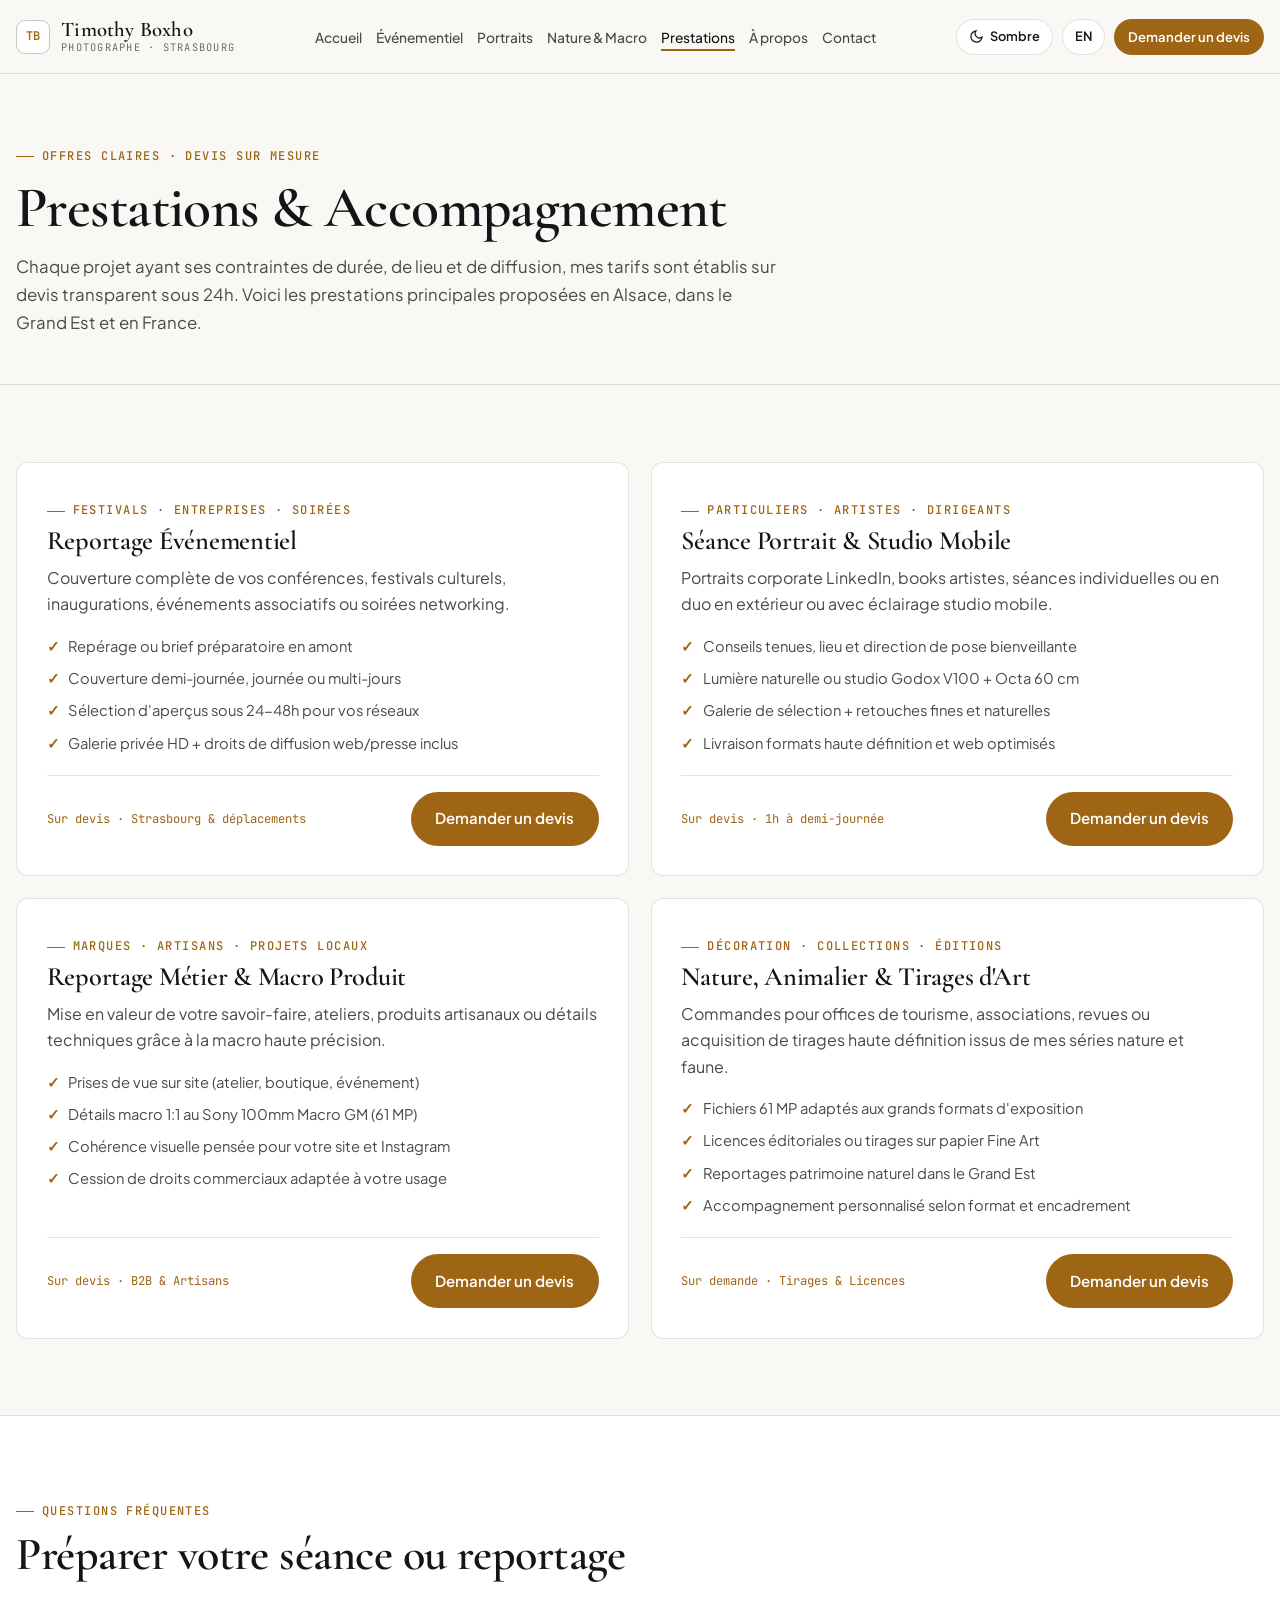
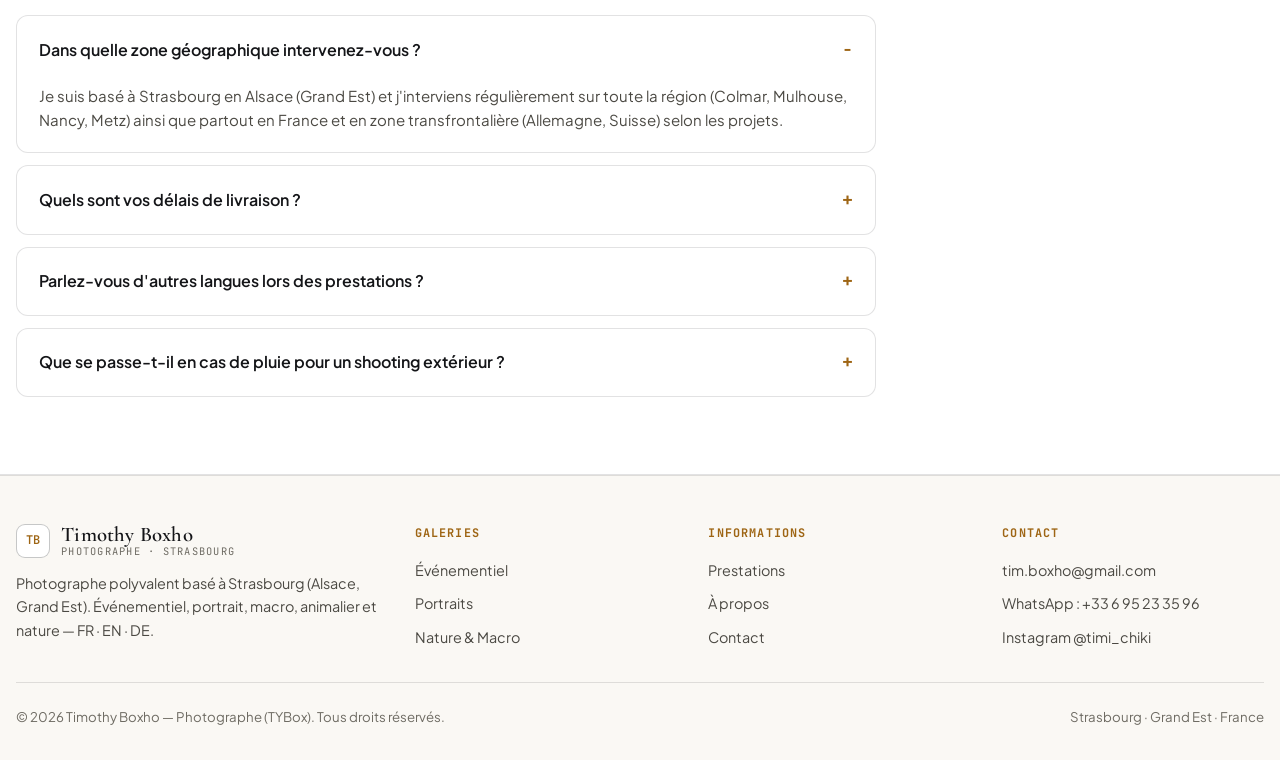
<file: prestations.html>
<!DOCTYPE html>
<html lang="fr" data-theme="dark" data-lang="fr">
<head>
  <meta charset="UTF-8" />
  <meta name="viewport" content="width=device-width, initial-scale=1.0" />
  <title>Prestations Photo & Devis — Strasbourg, Alsace & Grand Est | Timothy Boxho</title>
  <meta name="description" content="Formules et prestations photographiques sur devis sous 24h : reportage événementiel, portrait & studio mobile, reportage métier/macro produit et tirages nature par Timothy Boxho." />
  <meta property="og:type" content="website" />
  <meta property="og:title" content="Prestations Photo & Accompagnement — Timothy Boxho" />
  <meta property="og:description" content="Offres claires pour événements, portraits, entreprises et tirages d'art en Alsace, Grand Est et France." />
  <meta property="og:url" content="https://timothy-boxho.com/prestations.html" />
  <meta property="og:image" content="https://timothy-boxho.com/assets/images/events-creators-01.jpg" />
  <link rel="canonical" href="https://timothy-boxho.com/prestations.html" />
  <link rel="icon" type="image/svg+xml" href="assets/favicon.svg" />
  <link rel="preconnect" href="https://fonts.googleapis.com" />
  <link rel="preconnect" href="https://fonts.gstatic.com" crossorigin />
  <link href="https://fonts.googleapis.com/css2?family=Cormorant+Garamond:ital,wght@0,500;0,600;0,700;1,500&family=JetBrains+Mono:wght@400;500&family=Plus+Jakarta+Sans:wght@400;500;600;700&display=swap" rel="stylesheet" />
  <script>
    (function () {
      var t = localStorage.getItem("tybox-theme");
      if (t !== "light" && t !== "dark") {
        t = window.matchMedia && window.matchMedia("(prefers-color-scheme: light)").matches ? "light" : "dark";
      }
      document.documentElement.setAttribute("data-theme", t);
    })();
  </script>
  <link rel="stylesheet" href="assets/css/styles.css" />
</head>
<body>
  <header class="site-header">
    <div class="container header-inner">
      <a href="index.html" class="brand">
        <span class="brand-mark">TB</span>
        <span class="brand-text">
          <span class="brand-name">Timothy Boxho</span>
          <span class="brand-sub" data-i18n="nav.brandSub">Photographe · Strasbourg</span>
        </span>
      </a>
      <nav aria-label="Navigation principale">
        <ul class="nav-links">
          <li><a href="index.html" data-i18n="nav.home">Accueil</a></li>
          <li><a href="evenementiel.html" data-i18n="nav.events">Événementiel</a></li>
          <li><a href="portraits.html" data-i18n="nav.portraits">Portraits</a></li>
          <li><a href="nature-macro.html" data-i18n="nav.nature">Nature & Macro</a></li>
          <li><a href="prestations.html" aria-current="page" data-i18n="nav.services">Prestations</a></li>
          <li><a href="a-propos.html" data-i18n="nav.about">À propos</a></li>
          <li><a href="contact.html" data-i18n="nav.contact">Contact</a></li>
        </ul>
      </nav>
      <div class="header-actions">
        <button type="button" class="control-pill" data-theme-toggle aria-pressed="false" aria-label="Passer en mode clair">
          <svg class="theme-icon-sun" viewBox="0 0 24 24" fill="none" stroke="currentColor" stroke-width="2"><circle cx="12" cy="12" r="4"/><path d="M12 2v2m0 16v2M4.93 4.93l1.41 1.41m11.32 11.32l1.41 1.41M2 12h2m16 0h2M4.93 19.07l1.41-1.41m11.32-11.32l1.41-1.41"/></svg>
          <svg class="theme-icon-moon" viewBox="0 0 24 24" fill="none" stroke="currentColor" stroke-width="2"><path d="M21 12.79A9 9 0 1 1 11.21 3 7 7 0 0 0 21 12.79z"/></svg>
          <span data-theme-text>Clair</span>
        </button>
        <button type="button" class="control-pill" data-lang-toggle aria-label="Switch to English"><span data-lang-text>EN</span></button>
        <a href="contact.html" class="nav-cta" data-i18n="nav.cta">Demander un devis</a>
        <button type="button" class="mobile-menu-btn" data-mobile-menu-btn aria-expanded="false" aria-label="Menu">
          <svg width="20" height="20" viewBox="0 0 24 24" fill="none" stroke="currentColor" stroke-width="2"><path d="M4 6h16M4 12h16M4 18h16"/></svg>
        </button>
      </div>
    </div>
  </header>

  <div class="mobile-drawer" data-mobile-drawer>
    <a href="index.html" data-i18n="nav.home">Accueil</a>
    <a href="evenementiel.html" data-i18n="nav.events">Événementiel</a>
    <a href="portraits.html" data-i18n="nav.portraits">Portraits</a>
    <a href="nature-macro.html" data-i18n="nav.nature">Nature & Macro</a>
    <a href="prestations.html" aria-current="page" data-i18n="nav.services">Prestations</a>
    <a href="a-propos.html" data-i18n="nav.about">À propos</a>
    <a href="contact.html" data-i18n="nav.contact">Contact</a>
  </div>

  <main>
    <section class="page-hero">
      <div class="container">
        <span class="eyebrow" data-i18n="services.eyebrow">Offres claires · Devis sur mesure</span>
        <h1 data-i18n="services.title">Prestations & Accompagnement</h1>
        <p data-i18n="services.lead">
          Chaque projet ayant ses contraintes de durée, de lieu et de diffusion, mes tarifs sont établis sur devis transparent sous 24h. Voici les prestations principales proposées en Alsace, dans le Grand Est et en France.
        </p>
      </div>
    </section>

    <section class="section">
      <div class="container">
        <div class="cards-2">
          <article class="offer-card">
            <div>
              <span class="eyebrow" data-i18n="services.o1Tag">Festivals · Entreprises · Soirées</span>
              <h3 data-i18n="services.o1Title">Reportage Événementiel</h3>
              <p data-i18n="services.o1Desc">
                Couverture complète de vos conférences, festivals culturels, inaugurations, événements associatifs ou soirées networking.
              </p>
              <ul class="offer-list">
                <li data-i18n="services.o1L1">Repérage ou brief préparatoire en amont</li>
                <li data-i18n="services.o1L2">Couverture demi-journée, journée ou multi-jours</li>
                <li data-i18n="services.o1L3">Sélection d'aperçus sous 24-48h pour vos réseaux</li>
                <li data-i18n="services.o1L4">Galerie privée HD + droits de diffusion web/presse inclus</li>
              </ul>
            </div>
            <div class="offer-footer">
              <span class="offer-badge" data-i18n="services.o1Badge">Sur devis · Strasbourg & déplacements</span>
              <a href="contact.html" class="btn btn-primary" data-i18n="services.bookBtn">Demander un devis</a>
            </div>
          </article>

          <article class="offer-card">
            <div>
              <span class="eyebrow" data-i18n="services.o2Tag">Particuliers · Artistes · Dirigeants</span>
              <h3 data-i18n="services.o2Title">Séance Portrait & Studio Mobile</h3>
              <p data-i18n="services.o2Desc">
                Portraits corporate LinkedIn, books artistes, séances individuelles ou en duo en extérieur ou avec éclairage studio mobile.
              </p>
              <ul class="offer-list">
                <li data-i18n="services.o2L1">Conseils tenues, lieu et direction de pose bienveillante</li>
                <li data-i18n="services.o2L2">Lumière naturelle ou studio Godox V100 + Octa 60 cm</li>
                <li data-i18n="services.o2L3">Galerie de sélection + retouches fines et naturelles</li>
                <li data-i18n="services.o2L4">Livraison formats haute définition et web optimisés</li>
              </ul>
            </div>
            <div class="offer-footer">
              <span class="offer-badge" data-i18n="services.o2Badge">Sur devis · 1h à demi-journée</span>
              <a href="contact.html" class="btn btn-primary" data-i18n="services.bookBtn">Demander un devis</a>
            </div>
          </article>

          <article class="offer-card">
            <div>
              <span class="eyebrow" data-i18n="services.o3Tag">Marques · Artisans · Projets locaux</span>
              <h3 data-i18n="services.o3Title">Reportage Métier & Macro Produit</h3>
              <p data-i18n="services.o3Desc">
                Mise en valeur de votre savoir-faire, ateliers, produits artisanaux ou détails techniques grâce à la macro haute précision.
              </p>
              <ul class="offer-list">
                <li data-i18n="services.o3L1">Prises de vue sur site (atelier, boutique, événement)</li>
                <li data-i18n="services.o3L2">Détails macro 1:1 au Sony 100mm Macro GM (61 MP)</li>
                <li data-i18n="services.o3L3">Cohérence visuelle pensée pour votre site et Instagram</li>
                <li data-i18n="services.o3L4">Cession de droits commerciaux adaptée à votre usage</li>
              </ul>
            </div>
            <div class="offer-footer">
              <span class="offer-badge" data-i18n="services.o3Badge">Sur devis · B2B & Artisans</span>
              <a href="contact.html" class="btn btn-primary" data-i18n="services.bookBtn">Demander un devis</a>
            </div>
          </article>

          <article class="offer-card">
            <div>
              <span class="eyebrow" data-i18n="services.o4Tag">Décoration · Collections · Éditions</span>
              <h3 data-i18n="services.o4Title">Nature, Animalier & Tirages d'Art</h3>
              <p data-i18n="services.o4Desc">
                Commandes pour offices de tourisme, associations, revues ou acquisition de tirages haute définition issus de mes séries nature et faune.
              </p>
              <ul class="offer-list">
                <li data-i18n="services.o4L1">Fichiers 61 MP adaptés aux grands formats d'exposition</li>
                <li data-i18n="services.o4L2">Licences éditoriales ou tirages sur papier Fine Art</li>
                <li data-i18n="services.o4L3">Reportages patrimoine naturel dans le Grand Est</li>
                <li data-i18n="services.o4L4">Accompagnement personnalisé selon format et encadrement</li>
              </ul>
            </div>
            <div class="offer-footer">
              <span class="offer-badge" data-i18n="services.o4Badge">Sur demande · Tirages & Licences</span>
              <a href="contact.html" class="btn btn-primary" data-i18n="services.bookBtn">Demander un devis</a>
            </div>
          </article>
        </div>
      </div>
    </section>

    <section class="section section-alt">
      <div class="container">
        <div class="section-head">
          <div>
            <span class="eyebrow" data-i18n="services.faqEyebrow">Questions fréquentes</span>
            <h2 class="section-title" data-i18n="services.faqTitle">Préparer votre séance ou reportage</h2>
          </div>
        </div>

        <div class="faq-list">
          <details class="faq-item" open>
            <summary data-i18n="services.q1">Dans quelle zone géographique intervenez-vous ?</summary>
            <p data-i18n="services.a1">
              Je suis basé à Strasbourg en Alsace (Grand Est) et j'interviens régulièrement sur toute la région (Colmar, Mulhouse, Nancy, Metz) ainsi que partout en France et en zone transfrontalière (Allemagne, Suisse) selon les projets.
            </p>
          </details>
          <details class="faq-item">
            <summary data-i18n="services.q2">Quels sont vos délais de livraison ?</summary>
            <p data-i18n="services.a2">
              Pour l'événementiel, je peux fournir une sélection rapide de 10 à 20 photos sous 24 à 48h pour votre communication à chaud, puis la galerie complète sous 5 à 10 jours ouvrés. Pour les portraits, comptez généralement 5 à 7 jours ouvrés.
            </p>
          </details>
          <details class="faq-item">
            <summary data-i18n="services.q3">Parlez-vous d'autres langues lors des prestations ?</summary>
            <p data-i18n="services.a3">
              Oui, je maîtrise le français, l'anglais et l'allemand, ce qui facilite les événements internationaux, les équipes multiculturelles et les portraits de clients étrangers.
            </p>
          </details>
          <details class="faq-item">
            <summary data-i18n="services.q4">Que se passe-t-il en cas de pluie pour un shooting extérieur ?</summary>
            <p data-i18n="services.a4">
              Nous prévoyons toujours un plan B : soit un report gratuit à une date proche, soit le repli vers un lieu couvert/intérieur équipé avec mon kit d'éclairage portable Godox.
            </p>
          </details>
        </div>
      </div>
    </section>
  </main>

  <footer class="site-footer">
    <div class="container">
      <div class="footer-grid">
        <div class="footer-col"><div class="brand" style="margin-bottom:0.85rem;"><span class="brand-mark">TB</span><span class="brand-text"><span class="brand-name">Timothy Boxho</span><span class="brand-sub" data-i18n="nav.brandSub">Photographe · Strasbourg</span></span></div><p style="margin:0;color:var(--text-muted);font-size:0.9rem;max-width:34ch;" data-i18n="footer.bio">Photographe polyvalent basé à Strasbourg (Alsace, Grand Est). Événementiel, portrait, macro, animalier et nature — FR · EN · DE.</p></div>
        <div class="footer-col"><h4 data-i18n="footer.col1">Galeries</h4><ul><li><a href="evenementiel.html" data-i18n="nav.events">Événementiel</a></li><li><a href="portraits.html" data-i18n="nav.portraits">Portraits</a></li><li><a href="nature-macro.html" data-i18n="nav.nature">Nature & Macro</a></li></ul></div>
        <div class="footer-col"><h4 data-i18n="footer.col2">Informations</h4><ul><li><a href="prestations.html" data-i18n="nav.services">Prestations</a></li><li><a href="a-propos.html" data-i18n="nav.about">À propos</a></li><li><a href="contact.html" data-i18n="nav.contact">Contact</a></li></ul></div>
        <div class="footer-col"><h4 data-i18n="footer.col3">Contact</h4><ul><li><a href="mailto:tim.boxho@gmail.com">tim.boxho@gmail.com</a></li><li><a href="https://wa.me/33695233596" target="_blank" rel="noopener noreferrer">WhatsApp : +33 6 95 23 35 96</a></li><li><a href="https://www.instagram.com/timi_chiki/" target="_blank" rel="noopener noreferrer">Instagram @timi_chiki</a></li></ul></div>
      </div>
      <div class="footer-bottom"><span data-i18n="footer.copy">© 2026 Timothy Boxho — Photographe (TYBox). Tous droits réservés.</span><span>Strasbourg · Grand Est · France</span></div>
    </div>
  </footer>

  <script src="assets/js/main.js"></script>
</body>
</html>
</file>
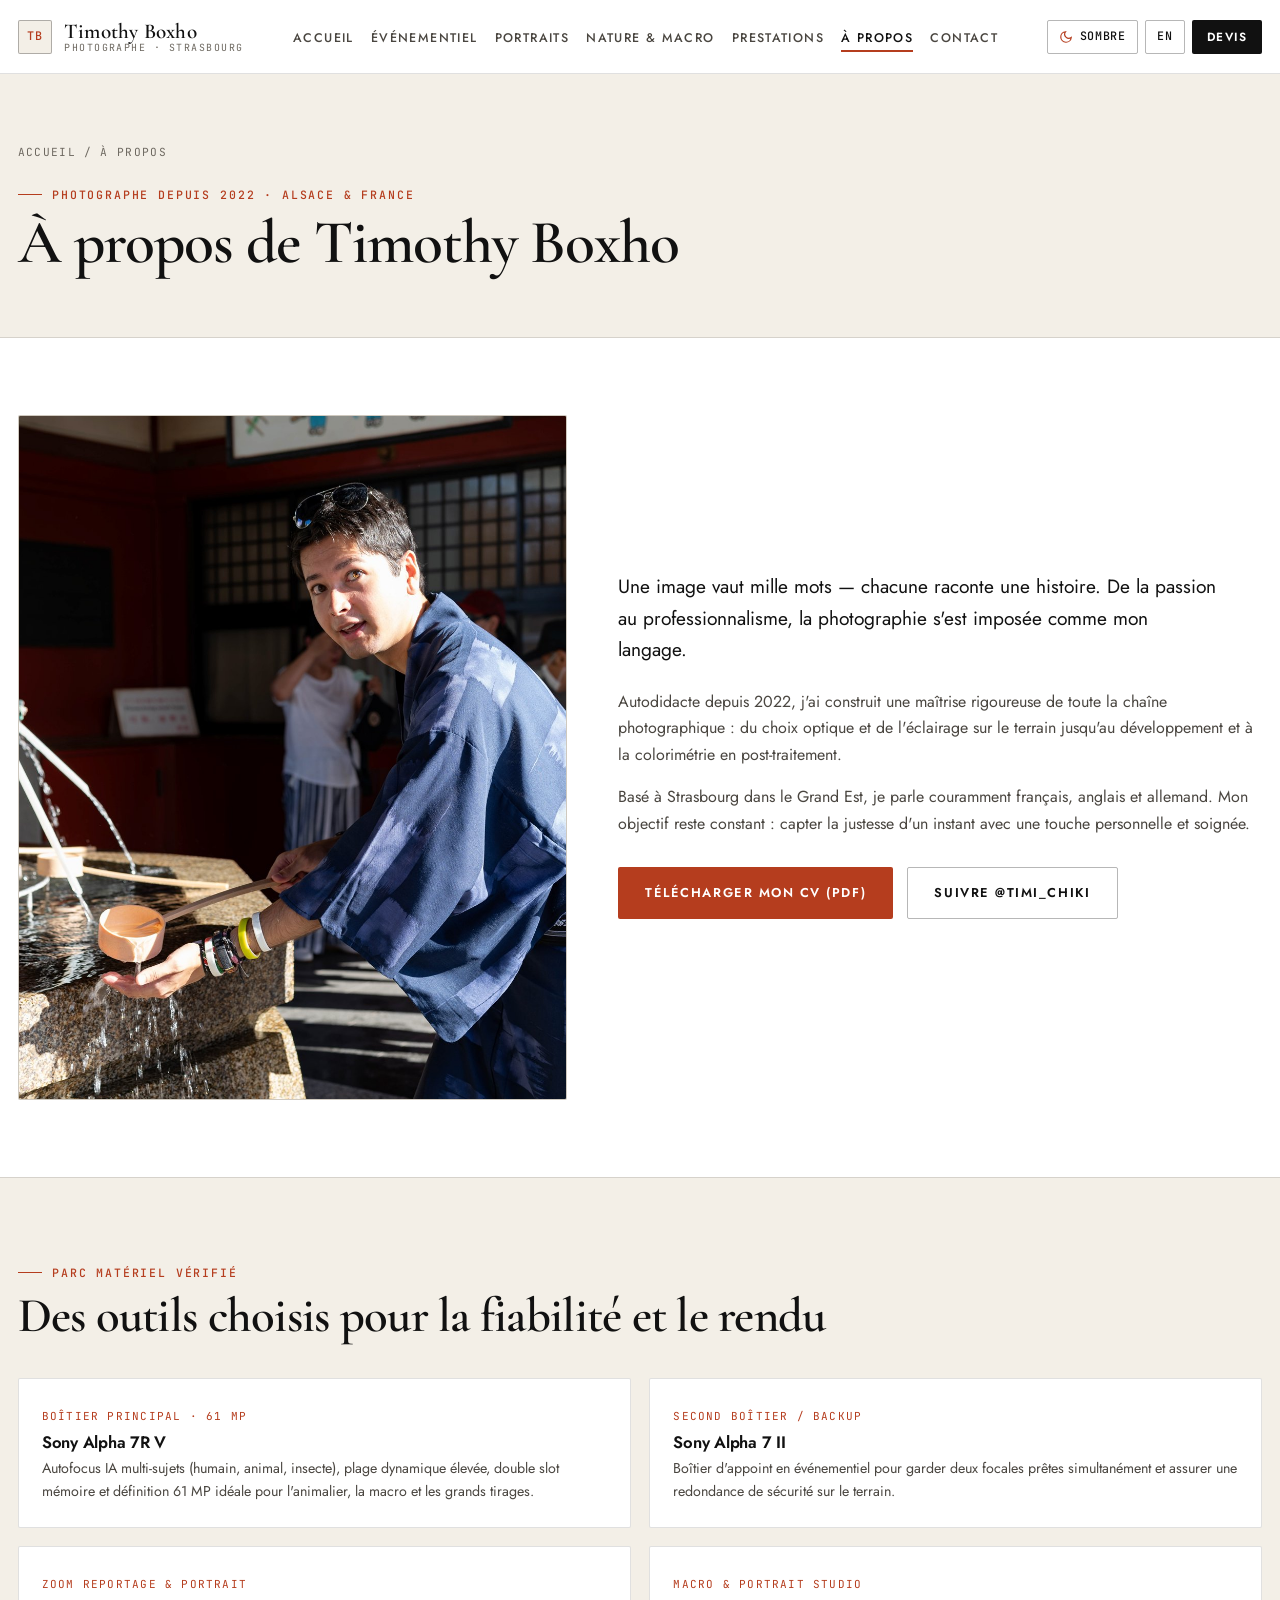
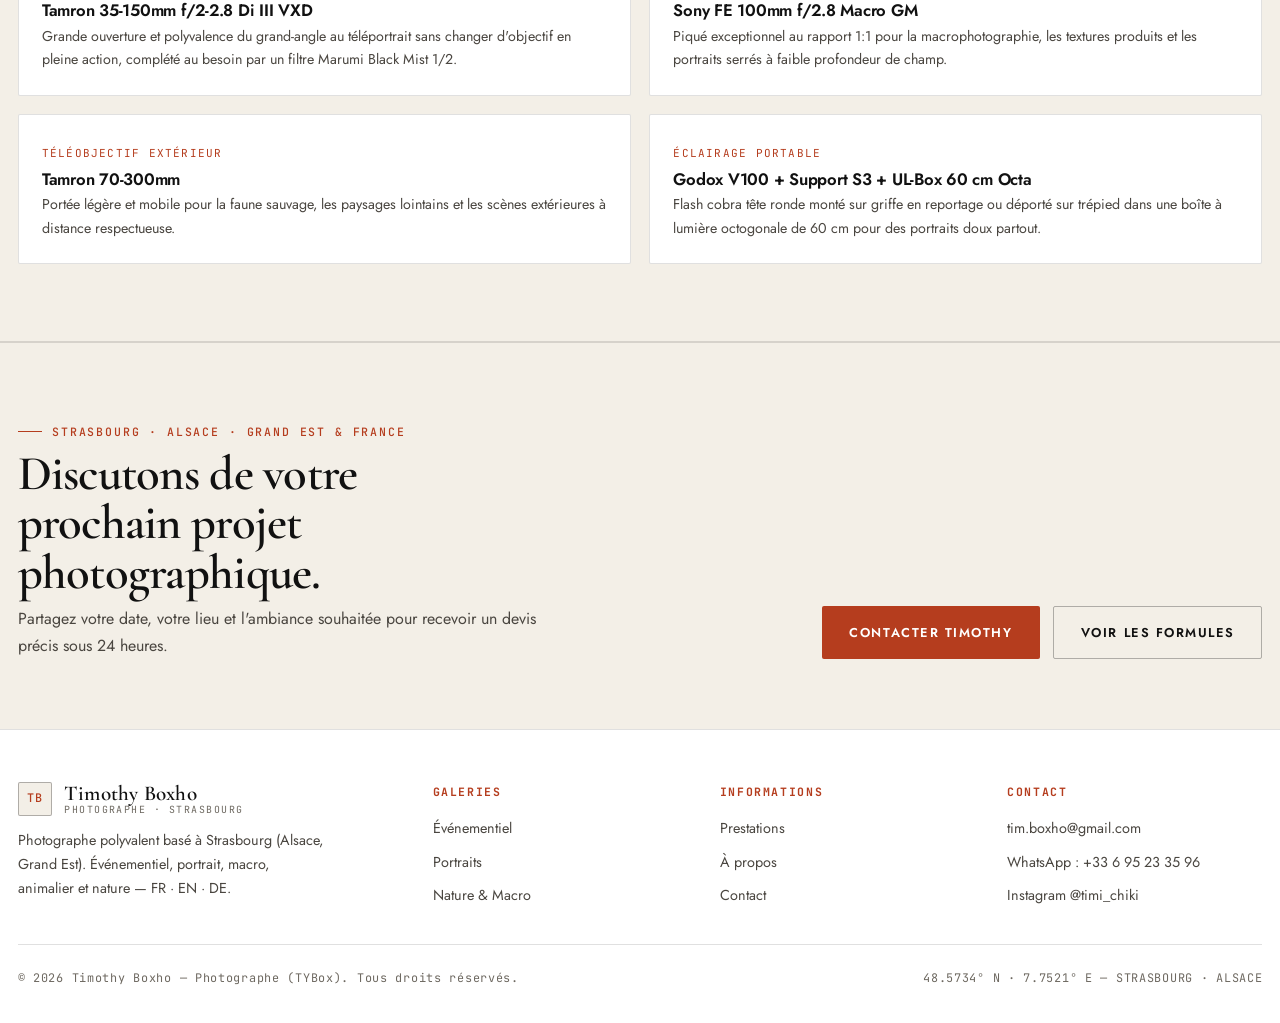
<file: nouveau-site/alsace/a-propos.html>
<!DOCTYPE html>
<html lang="fr" data-theme="dark" data-lang="fr" data-title-fr="À propos &amp; Parc Matériel Sony / Godox | Timothy Boxho Photographe" data-title-en="About &amp; Sony / Godox Kit | Timothy Boxho Photographer">
<head>
  <meta charset="UTF-8" />
  <meta name="viewport" content="width=device-width, initial-scale=1.0" />
  <title>À propos & Parc Matériel Sony / Godox | Timothy Boxho Photographe</title>
  <meta name="description" content="Découvrez le parcours de Timothy Boxho, photographe trilingue (FR/EN/DE) basé à Strasbourg (Alsace), et son équipement professionnel Sony A7R V, Sony 100mm GM, Tamron et Godox." />
  <meta property="og:type" content="website" />
  <meta property="og:title" content="À propos & Équipement — Timothy Boxho" />
  <meta property="og:description" content="Photographe autodidacte depuis 2022 en Alsace et France. Trilingue FR/EN/DE, équipé en Sony Alpha & Godox." />
  <meta property="og:url" content="https://timothy-boxho.com/a-propos.html" />
  <meta property="og:image" content="https://timothy-boxho.com/assets/images/about-timothy.jpg" />
  <link rel="canonical" href="https://timothy-boxho.com/a-propos.html" />
  <link rel="icon" type="image/svg+xml" href="assets/favicon.svg" />
  <link rel="preconnect" href="https://fonts.googleapis.com" />
  <link rel="preconnect" href="https://fonts.gstatic.com" crossorigin />
  <link href="https://fonts.googleapis.com/css2?family=Cormorant+Garamond:ital,wght@0,500;0,600;0,700;1,400;1,600&family=Jost:wght@400;500;600;700&family=JetBrains+Mono:wght@400;500&display=swap" rel="stylesheet" />
  <script>
    (function () {
      var t = localStorage.getItem("tybox-theme");
      if (t !== "light" && t !== "dark") {
        t = window.matchMedia && window.matchMedia("(prefers-color-scheme: light)").matches ? "light" : "dark";
      }
      document.documentElement.setAttribute("data-theme", t);
    })();
  </script>
  <link rel="stylesheet" href="assets/css/styles.css?v=20261113c" />
</head>
<body>
  <header class="site-header">
    <div class="container header-inner">
      <a href="index.html" class="brand">
        <span class="brand-mark">TB</span>
        <span class="brand-text">
          <span class="brand-name">Timothy Boxho</span>
          <span class="brand-sub" data-i18n="nav.brandSub">Photographe · Strasbourg</span>
        </span>
      </a>
      <nav aria-label="Navigation principale">
        <ul class="nav-links">
          <li><a href="index.html" data-i18n="nav.home">Accueil</a></li>
          <li><a href="evenementiel.html" data-i18n="nav.events">Événementiel</a></li>
          <li><a href="portraits.html" data-i18n="nav.portraits">Portraits</a></li>
          <li><a href="nature-macro.html" data-i18n="nav.nature">Nature &amp; Macro</a></li>
          <li><a href="prestations.html" data-i18n="nav.services">Prestations</a></li>
          <li><a href="a-propos.html" aria-current="page" data-i18n="nav.about">À propos</a></li>
          <li><a href="contact.html" data-i18n="nav.contact">Contact</a></li>
        </ul>
      </nav>
      <div class="header-actions">
        <button type="button" class="control-pill" data-theme-toggle aria-pressed="false" aria-label="Passer en mode clair">
          <svg class="theme-icon-sun" viewBox="0 0 24 24" fill="none" stroke="currentColor" stroke-width="2"><circle cx="12" cy="12" r="4"/><path d="M12 2v2m0 16v2M4.93 4.93l1.41 1.41m11.32 11.32l1.41 1.41M2 12h2m16 0h2M4.93 19.07l1.41-1.41m11.32-11.32l1.41-1.41"/></svg>
          <svg class="theme-icon-moon" viewBox="0 0 24 24" fill="none" stroke="currentColor" stroke-width="2"><path d="M21 12.79A9 9 0 1 1 11.21 3 7 7 0 0 0 21 12.79z"/></svg>
          <span data-theme-text>Clair</span>
        </button>
        <button type="button" class="control-pill" data-lang-toggle aria-label="Switch to English"><span data-lang-text>EN</span></button>
        <a href="contact.html" class="nav-cta" data-i18n="nav.cta">Devis</a>
        <button type="button" class="mobile-menu-btn" data-mobile-menu-btn aria-expanded="false" aria-label="Menu">
          <svg width="20" height="20" viewBox="0 0 24 24" fill="none" stroke="currentColor" stroke-width="2"><path d="M4 6h16M4 12h16M4 18h16"/></svg>
        </button>
      </div>
    </div>
  </header>

  <div class="mobile-drawer" data-mobile-drawer>
    <a href="index.html" data-i18n="nav.home">Accueil</a>
    <a href="evenementiel.html" data-i18n="nav.events">Événementiel</a>
    <a href="portraits.html" data-i18n="nav.portraits">Portraits</a>
    <a href="nature-macro.html" data-i18n="nav.nature">Nature &amp; Macro</a>
    <a href="prestations.html" data-i18n="nav.services">Prestations</a>
    <a href="a-propos.html" aria-current="page" data-i18n="nav.about">À propos</a>
    <a href="contact.html" data-i18n="nav.contact">Contact</a>
  </div>

  <main>
    <section class="page-hero">
      <div class="container">
        <nav class="breadcrumb" aria-label="Fil d'Ariane">
          <a href="index.html" data-i18n="nav.home">Accueil</a>
          <span>/</span>
          <span data-i18n="nav.about">À propos</span>
        </nav>
        <div><span class="eyebrow" data-i18n="about.eyebrow">Photographe depuis 2022 · Alsace &amp; France</span></div>
        <h1 data-i18n="about.title">À propos de Timothy Boxho</h1>
      </div>
    </section>

    <section class="section">
      <div class="container split-feature">
        <div class="portrait-frame">
          <img src="../../assets/images/about-timothy.jpg" alt="Portrait de Timothy Boxho, photographe basé à Strasbourg en Alsace" />
        </div>
        <div>
          <p class="hero-lead" style="color:var(--text);font-size:1.2rem;" data-i18n="about.p1">
            Une image vaut mille mots — chacune raconte une histoire. De la passion au professionnalisme, la photographie s'est imposée comme mon langage.
          </p>
          <p style="color:var(--text-muted);" data-i18n="about.p2">
            Autodidacte depuis 2022, j'ai construit une maîtrise rigoureuse de toute la chaîne photographique : du choix optique et de l'éclairage sur le terrain jusqu'au développement et à la colorimétrie en post-traitement.
          </p>
          <p style="color:var(--text-muted);margin-bottom:1.85rem;" data-i18n="about.p3">
            Basé à Strasbourg dans le Grand Est, je parle couramment français, anglais et allemand. Mon objectif reste constant : capter la justesse d'un instant avec une touche personnelle et soignée.
          </p>

          <div class="hero-actions">
            <a href="https://timothy-boxho.github.io/Portfolio-Pro/Timothy_BOXHO_CV.pdf" target="_blank" rel="noopener noreferrer" class="btn btn-primary" data-i18n="about.cvBtn">Télécharger mon CV (PDF)</a>
            <a href="https://www.instagram.com/timi_chiki/" target="_blank" rel="noopener noreferrer" class="btn btn-secondary" data-i18n="about.igBtn">Suivre @timi_chiki</a>
          </div>
        </div>
      </div>
    </section>

    <section class="section section-alt">
      <div class="container">
        <div class="section-head">
          <div>
            <span class="eyebrow" data-i18n="about.gearEyebrow">Parc matériel vérifié</span>
            <h2 class="section-title" data-i18n="about.gearTitle">Des outils choisis pour la fiabilité et le rendu</h2>
          </div>
        </div>

        <div class="gear-grid">
          <article class="gear-item">
            <small data-i18n="about.g1Tag">Boîtier Principal · 61 MP</small>
            <h3 data-i18n="about.g1Title">Sony Alpha 7R V</h3>
            <p data-i18n="about.g1Desc">
              Autofocus IA multi-sujets (humain, animal, insecte), plage dynamique élevée, double slot mémoire et définition 61 MP idéale pour l'animalier, la macro et les grands tirages.
            </p>
          </article>
          <article class="gear-item">
            <small data-i18n="about.g2Tag">Second Boîtier / Backup</small>
            <h3 data-i18n="about.g2Title">Sony Alpha 7 II</h3>
            <p data-i18n="about.g2Desc">
              Boîtier d'appoint en événementiel pour garder deux focales prêtes simultanément et assurer une redondance de sécurité sur le terrain.
            </p>
          </article>
          <article class="gear-item">
            <small data-i18n="about.g3Tag">Zoom Reportage &amp; Portrait</small>
            <h3 data-i18n="about.g3Title">Tamron 35-150mm f/2-2.8 Di III VXD</h3>
            <p data-i18n="about.g3Desc">
              Grande ouverture et polyvalence du grand-angle au téléportrait sans changer d'objectif en pleine action, complété au besoin par un filtre Marumi Black Mist 1/2.
            </p>
          </article>
          <article class="gear-item">
            <small data-i18n="about.g4Tag">Macro &amp; Portrait Studio</small>
            <h3 data-i18n="about.g4Title">Sony FE 100mm f/2.8 Macro GM</h3>
            <p data-i18n="about.g4Desc">
              Piqué exceptionnel au rapport 1:1 pour la macrophotographie, les textures produits et les portraits serrés à faible profondeur de champ.
            </p>
          </article>
          <article class="gear-item">
            <small data-i18n="about.g5Tag">Téléobjectif Extérieur</small>
            <h3 data-i18n="about.g5Title">Tamron 70-300mm</h3>
            <p data-i18n="about.g5Desc">
              Portée légère et mobile pour la faune sauvage, les paysages lointains et les scènes extérieures à distance respectueuse.
            </p>
          </article>
          <article class="gear-item">
            <small data-i18n="about.g6Tag">Éclairage Portable</small>
            <h3 data-i18n="about.g6Title">Godox V100 + Support S3 + UL-Box 60 cm Octa</h3>
            <p data-i18n="about.g6Desc">
              Flash cobra tête ronde monté sur griffe en reportage ou déporté sur trépied dans une boîte à lumière octogonale de 60 cm pour des portraits doux partout.
            </p>
          </article>
        </div>
      </div>
    </section>

    <section class="cta-band">
      <div class="container cta-band-inner">
        <div>
          <span class="eyebrow" data-i18n="cta.eyebrow">Strasbourg · Alsace · Grand Est &amp; France</span>
          <h2 data-i18n="cta.title">Discutons de votre prochain projet photographique.</h2>
          <p data-i18n="cta.desc">Partagez votre date, votre lieu et l'ambiance souhaitée pour recevoir un devis précis sous 24 heures.</p>
        </div>
        <div class="hero-actions" style="margin:0;">
          <a href="contact.html" class="btn btn-primary" data-i18n="cta.btn1">Contacter Timothy</a>
          <a href="prestations.html" class="btn btn-secondary" data-i18n="cta.btn2">Voir les formules</a>
        </div>
      </div>
    </section>
  </main>

  <footer class="site-footer">
    <div class="container">
      <div class="footer-grid">
        <div class="footer-col"><div class="brand" style="margin-bottom:0.85rem;"><span class="brand-mark">TB</span><span class="brand-text"><span class="brand-name">Timothy Boxho</span><span class="brand-sub" data-i18n="nav.brandSub">Photographe · Strasbourg</span></span></div><p style="margin:0;color:var(--text-muted);font-size:0.9rem;max-width:34ch;" data-i18n="footer.bio">Photographe polyvalent basé à Strasbourg (Alsace, Grand Est). Événementiel, portrait, macro, animalier et nature — FR · EN · DE.</p></div>
        <div class="footer-col"><h4 data-i18n="footer.col1">Galeries</h4><ul><li><a href="evenementiel.html" data-i18n="nav.events">Événementiel</a></li><li><a href="portraits.html" data-i18n="nav.portraits">Portraits</a></li><li><a href="nature-macro.html" data-i18n="nav.nature">Nature &amp; Macro</a></li></ul></div>
        <div class="footer-col"><h4 data-i18n="footer.col2">Informations</h4><ul><li><a href="prestations.html" data-i18n="nav.services">Prestations</a></li><li><a href="a-propos.html" data-i18n="nav.about">À propos</a></li><li><a href="contact.html" data-i18n="nav.contact">Contact</a></li></ul></div>
        <div class="footer-col"><h4 data-i18n="footer.col3">Contact</h4><ul><li><a href="mailto:tim.boxho@gmail.com">tim.boxho@gmail.com</a></li><li><a href="https://wa.me/33695233596" target="_blank" rel="noopener noreferrer">WhatsApp : +33 6 95 23 35 96</a></li><li><a href="https://www.instagram.com/timi_chiki/" target="_blank" rel="noopener noreferrer">Instagram @timi_chiki</a></li></ul></div>
      </div>
      <div class="footer-bottom"><span data-i18n="footer.copy">© 2026 Timothy Boxho — Photographe (TYBox). Tous droits réservés.</span><span>48.5734° N · 7.7521° E — STRASBOURG · ALSACE</span></div>
    </div>
  </footer>

  <script src="assets/js/main.js?v=20261113b"></script>
</body>
</html>
</file>
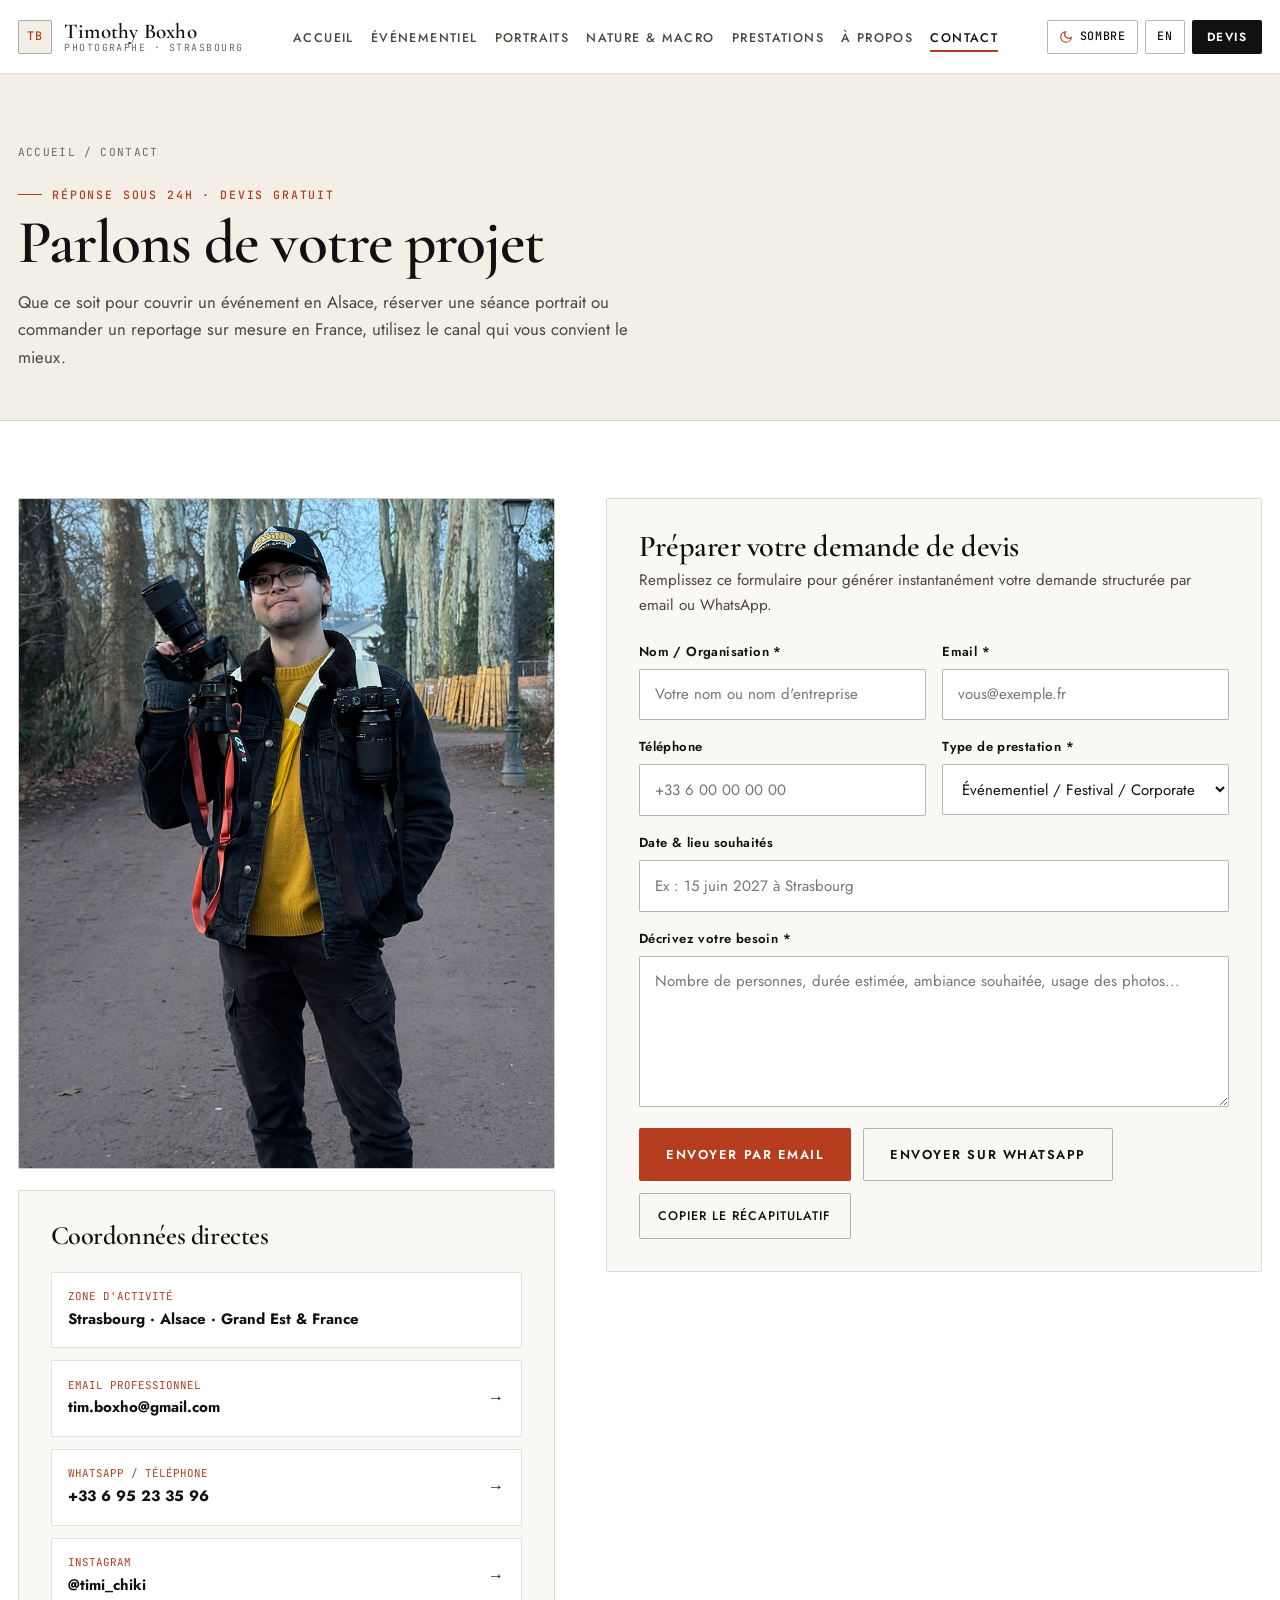
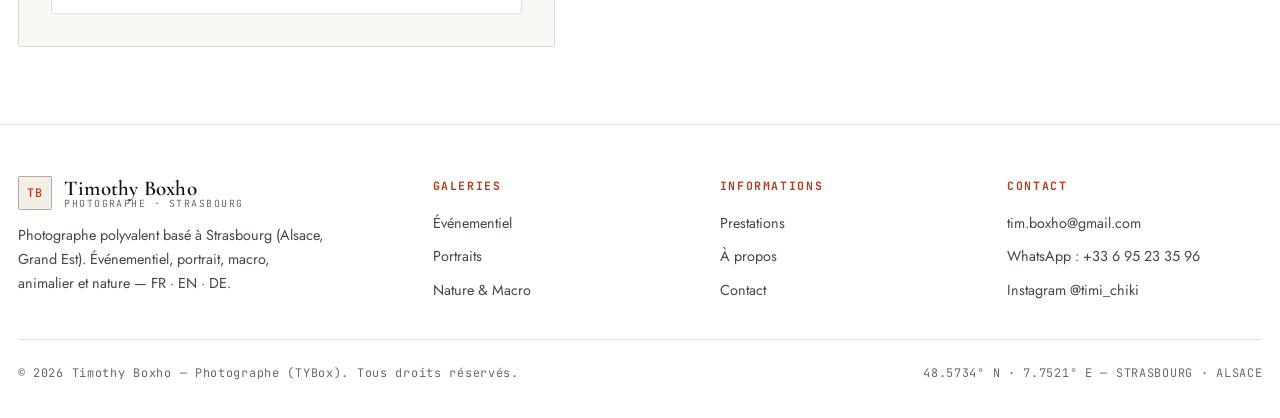
<file: nouveau-site/alsace/contact.html>
<!DOCTYPE html>
<html lang="fr" data-theme="dark" data-lang="fr" data-title-fr="Contact &amp; Devis Photographe — Strasbourg, Alsace &amp; France | Timothy Boxho" data-title-en="Contact &amp; Photography Quote — Strasbourg, Alsace &amp; France | Timothy Boxho">
<head>
  <meta charset="UTF-8" />
  <meta name="viewport" content="width=device-width, initial-scale=1.0" />
  <title>Contact & Devis Photographe — Strasbourg, Alsace & France | Timothy Boxho</title>
  <meta name="description" content="Contactez Timothy Boxho pour réserver une prestation photo en Alsace, Grand Est ou France. Réponse sous 24h par email, WhatsApp (+33 6 95 23 35 96) ou Instagram @timi_chiki." />
  <meta property="og:type" content="website" />
  <meta property="og:title" content="Contact & Demande de Devis — Timothy Boxho" />
  <meta property="og:description" content="Demandez un devis photo personnalisé sous 24h par email ou WhatsApp." />
  <meta property="og:url" content="https://timothy-boxho.com/contact.html" />
  <meta property="og:image" content="https://timothy-boxho.com/assets/images/contact-gear.jpg" />
  <link rel="canonical" href="https://timothy-boxho.com/contact.html" />
  <link rel="icon" type="image/svg+xml" href="assets/favicon.svg" />
  <link rel="preconnect" href="https://fonts.googleapis.com" />
  <link rel="preconnect" href="https://fonts.gstatic.com" crossorigin />
  <link href="https://fonts.googleapis.com/css2?family=Cormorant+Garamond:ital,wght@0,500;0,600;0,700;1,400;1,600&family=Jost:wght@400;500;600;700&family=JetBrains+Mono:wght@400;500&display=swap" rel="stylesheet" />
  <script>
    (function () {
      var t = localStorage.getItem("tybox-theme");
      if (t !== "light" && t !== "dark") {
        t = window.matchMedia && window.matchMedia("(prefers-color-scheme: light)").matches ? "light" : "dark";
      }
      document.documentElement.setAttribute("data-theme", t);
    })();
  </script>
  <link rel="stylesheet" href="assets/css/styles.css?v=20261113c" />
</head>
<body>
  <header class="site-header">
    <div class="container header-inner">
      <a href="index.html" class="brand">
        <span class="brand-mark">TB</span>
        <span class="brand-text">
          <span class="brand-name">Timothy Boxho</span>
          <span class="brand-sub" data-i18n="nav.brandSub">Photographe · Strasbourg</span>
        </span>
      </a>
      <nav aria-label="Navigation principale">
        <ul class="nav-links">
          <li><a href="index.html" data-i18n="nav.home">Accueil</a></li>
          <li><a href="evenementiel.html" data-i18n="nav.events">Événementiel</a></li>
          <li><a href="portraits.html" data-i18n="nav.portraits">Portraits</a></li>
          <li><a href="nature-macro.html" data-i18n="nav.nature">Nature &amp; Macro</a></li>
          <li><a href="prestations.html" data-i18n="nav.services">Prestations</a></li>
          <li><a href="a-propos.html" data-i18n="nav.about">À propos</a></li>
          <li><a href="contact.html" aria-current="page" data-i18n="nav.contact">Contact</a></li>
        </ul>
      </nav>
      <div class="header-actions">
        <button type="button" class="control-pill" data-theme-toggle aria-pressed="false" aria-label="Passer en mode clair">
          <svg class="theme-icon-sun" viewBox="0 0 24 24" fill="none" stroke="currentColor" stroke-width="2"><circle cx="12" cy="12" r="4"/><path d="M12 2v2m0 16v2M4.93 4.93l1.41 1.41m11.32 11.32l1.41 1.41M2 12h2m16 0h2M4.93 19.07l1.41-1.41m11.32-11.32l1.41-1.41"/></svg>
          <svg class="theme-icon-moon" viewBox="0 0 24 24" fill="none" stroke="currentColor" stroke-width="2"><path d="M21 12.79A9 9 0 1 1 11.21 3 7 7 0 0 0 21 12.79z"/></svg>
          <span data-theme-text>Clair</span>
        </button>
        <button type="button" class="control-pill" data-lang-toggle aria-label="Switch to English"><span data-lang-text>EN</span></button>
        <a href="contact.html" class="nav-cta" data-i18n="nav.cta">Devis</a>
        <button type="button" class="mobile-menu-btn" data-mobile-menu-btn aria-expanded="false" aria-label="Menu">
          <svg width="20" height="20" viewBox="0 0 24 24" fill="none" stroke="currentColor" stroke-width="2"><path d="M4 6h16M4 12h16M4 18h16"/></svg>
        </button>
      </div>
    </div>
  </header>

  <div class="mobile-drawer" data-mobile-drawer>
    <a href="index.html" data-i18n="nav.home">Accueil</a>
    <a href="evenementiel.html" data-i18n="nav.events">Événementiel</a>
    <a href="portraits.html" data-i18n="nav.portraits">Portraits</a>
    <a href="nature-macro.html" data-i18n="nav.nature">Nature &amp; Macro</a>
    <a href="prestations.html" data-i18n="nav.services">Prestations</a>
    <a href="a-propos.html" data-i18n="nav.about">À propos</a>
    <a href="contact.html" aria-current="page" data-i18n="nav.contact">Contact</a>
  </div>

  <main>
    <section class="page-hero">
      <div class="container">
        <nav class="breadcrumb" aria-label="Fil d'Ariane">
          <a href="index.html" data-i18n="nav.home">Accueil</a>
          <span>/</span>
          <span data-i18n="nav.contact">Contact</span>
        </nav>
        <div><span class="eyebrow" data-i18n="contact.eyebrow">Réponse sous 24h · Devis gratuit</span></div>
        <h1 data-i18n="contact.title">Parlons de votre projet</h1>
        <p data-i18n="contact.lead">
          Que ce soit pour couvrir un événement en Alsace, réserver une séance portrait ou commander un reportage sur mesure en France, utilisez le canal qui vous convient le mieux.
        </p>
      </div>
    </section>

    <section class="section">
      <div class="container contact-layout">
        <div>
          <div class="portrait-frame" style="margin-bottom:1.35rem;">
            <img src="../../assets/images/contact-gear.jpg" alt="Timothy Boxho équipé avec son boîtier Sony sur le terrain" />
          </div>

          <div class="contact-card">
            <h2 style="font-size:1.65rem;" data-i18n="contact.directTitle">Coordonnées directes</h2>
            <div class="contact-channels">
              <div class="channel-link">
                <span>
                  <small data-i18n="contact.zoneLabel">Zone d'activité</small>
                  <strong data-i18n="contact.zoneVal">Strasbourg · Alsace · Grand Est &amp; France</strong>
                </span>
              </div>
              <a href="mailto:tim.boxho@gmail.com" class="channel-link">
                <span>
                  <small data-i18n="contact.emailLabel">Email professionnel</small>
                  <strong>tim.boxho@gmail.com</strong>
                </span>
                <span>&rarr;</span>
              </a>
              <a href="https://wa.me/33695233596" target="_blank" rel="noopener noreferrer" class="channel-link">
                <span>
                  <small data-i18n="contact.waLabel">WhatsApp / Téléphone</small>
                  <strong>+33 6 95 23 35 96</strong>
                </span>
                <span>&rarr;</span>
              </a>
              <a href="https://www.instagram.com/timi_chiki/" target="_blank" rel="noopener noreferrer" class="channel-link">
                <span>
                  <small data-i18n="contact.igLabel">Instagram</small>
                  <strong>@timi_chiki</strong>
                </span>
                <span>&rarr;</span>
              </a>
            </div>
          </div>
        </div>

        <div class="form-card">
          <h2 style="font-size:1.9rem;margin-bottom:0.4rem;" data-i18n="contact.formTitle">Préparer votre demande de devis</h2>
          <p style="color:var(--text-muted);margin:0 0 1.4rem;font-size:0.95rem;" data-i18n="contact.formSub">
            Remplissez ce formulaire pour générer instantanément votre demande structurée par email ou WhatsApp.
          </p>

          <form data-quote-form novalidate>
            <div class="form-grid">
              <div class="field">
                <label for="q-name" data-i18n="contact.fName">Nom / Organisation *</label>
                <input id="q-name" name="name" type="text" required placeholder="Votre nom ou nom d'entreprise" data-i18n-placeholder="contact.fNamePh" />
              </div>
              <div class="field">
                <label for="q-email" data-i18n="contact.fEmail">Email *</label>
                <input id="q-email" name="email" type="email" required placeholder="vous@exemple.fr" data-i18n-placeholder="contact.fEmailPh" />
              </div>
              <div class="field">
                <label for="q-phone" data-i18n="contact.fPhone">Téléphone</label>
                <input id="q-phone" name="phone" type="tel" placeholder="+33 6 00 00 00 00" data-i18n-placeholder="contact.fPhonePh" />
              </div>
              <div class="field">
                <label for="q-service" data-i18n="contact.fService">Type de prestation *</label>
                <select id="q-service" name="service">
                  <option value="event" data-i18n="contact.optEvent">Événementiel / Festival / Corporate</option>
                  <option value="portrait" data-i18n="contact.optPortrait">Portrait individuel / Artistique / Pro</option>
                  <option value="nature" data-i18n="contact.optNature">Nature / Animalier / Macro / Tirage</option>
                  <option value="other" data-i18n="contact.optOther">Autre projet sur mesure</option>
                </select>
              </div>
              <div class="field is-full">
                <label for="q-details" data-i18n="contact.fDetails">Date &amp; lieu souhaités</label>
                <input id="q-details" name="details" type="text" placeholder="Ex : 15 juin 2027 à Strasbourg" data-i18n-placeholder="contact.fDetailsPh" />
              </div>
              <div class="field is-full">
                <label for="q-msg" data-i18n="contact.fMsg">Décrivez votre besoin *</label>
                <textarea id="q-msg" name="message" rows="5" required placeholder="Nombre de personnes, durée estimée, ambiance souhaitée, usage des photos..." data-i18n-placeholder="contact.fMsgPh"></textarea>
              </div>
            </div>

            <div class="form-actions">
              <button type="submit" class="btn btn-primary" data-i18n="contact.btnEmail">Envoyer par Email</button>
              <button type="button" class="btn btn-secondary" data-send-whatsapp data-i18n="contact.btnWa">Envoyer sur WhatsApp</button>
              <button type="button" class="btn btn-ghost" data-copy-quote data-i18n="contact.btnCopy">Copier le récapitulatif</button>
            </div>

            <div class="form-status" data-form-status role="status" aria-live="polite"></div>
          </form>
        </div>
      </div>
    </section>
  </main>

  <footer class="site-footer">
    <div class="container">
      <div class="footer-grid">
        <div class="footer-col"><div class="brand" style="margin-bottom:0.85rem;"><span class="brand-mark">TB</span><span class="brand-text"><span class="brand-name">Timothy Boxho</span><span class="brand-sub" data-i18n="nav.brandSub">Photographe · Strasbourg</span></span></div><p style="margin:0;color:var(--text-muted);font-size:0.9rem;max-width:34ch;" data-i18n="footer.bio">Photographe polyvalent basé à Strasbourg (Alsace, Grand Est). Événementiel, portrait, macro, animalier et nature — FR · EN · DE.</p></div>
        <div class="footer-col"><h4 data-i18n="footer.col1">Galeries</h4><ul><li><a href="evenementiel.html" data-i18n="nav.events">Événementiel</a></li><li><a href="portraits.html" data-i18n="nav.portraits">Portraits</a></li><li><a href="nature-macro.html" data-i18n="nav.nature">Nature &amp; Macro</a></li></ul></div>
        <div class="footer-col"><h4 data-i18n="footer.col2">Informations</h4><ul><li><a href="prestations.html" data-i18n="nav.services">Prestations</a></li><li><a href="a-propos.html" data-i18n="nav.about">À propos</a></li><li><a href="contact.html" data-i18n="nav.contact">Contact</a></li></ul></div>
        <div class="footer-col"><h4 data-i18n="footer.col3">Contact</h4><ul><li><a href="mailto:tim.boxho@gmail.com">tim.boxho@gmail.com</a></li><li><a href="https://wa.me/33695233596" target="_blank" rel="noopener noreferrer">WhatsApp : +33 6 95 23 35 96</a></li><li><a href="https://www.instagram.com/timi_chiki/" target="_blank" rel="noopener noreferrer">Instagram @timi_chiki</a></li></ul></div>
      </div>
      <div class="footer-bottom"><span data-i18n="footer.copy">© 2026 Timothy Boxho — Photographe (TYBox). Tous droits réservés.</span><span>48.5734° N · 7.7521° E — STRASBOURG · ALSACE</span></div>
    </div>
  </footer>

  <script src="assets/js/main.js?v=20261113b"></script>
</body>
</html>
</file>
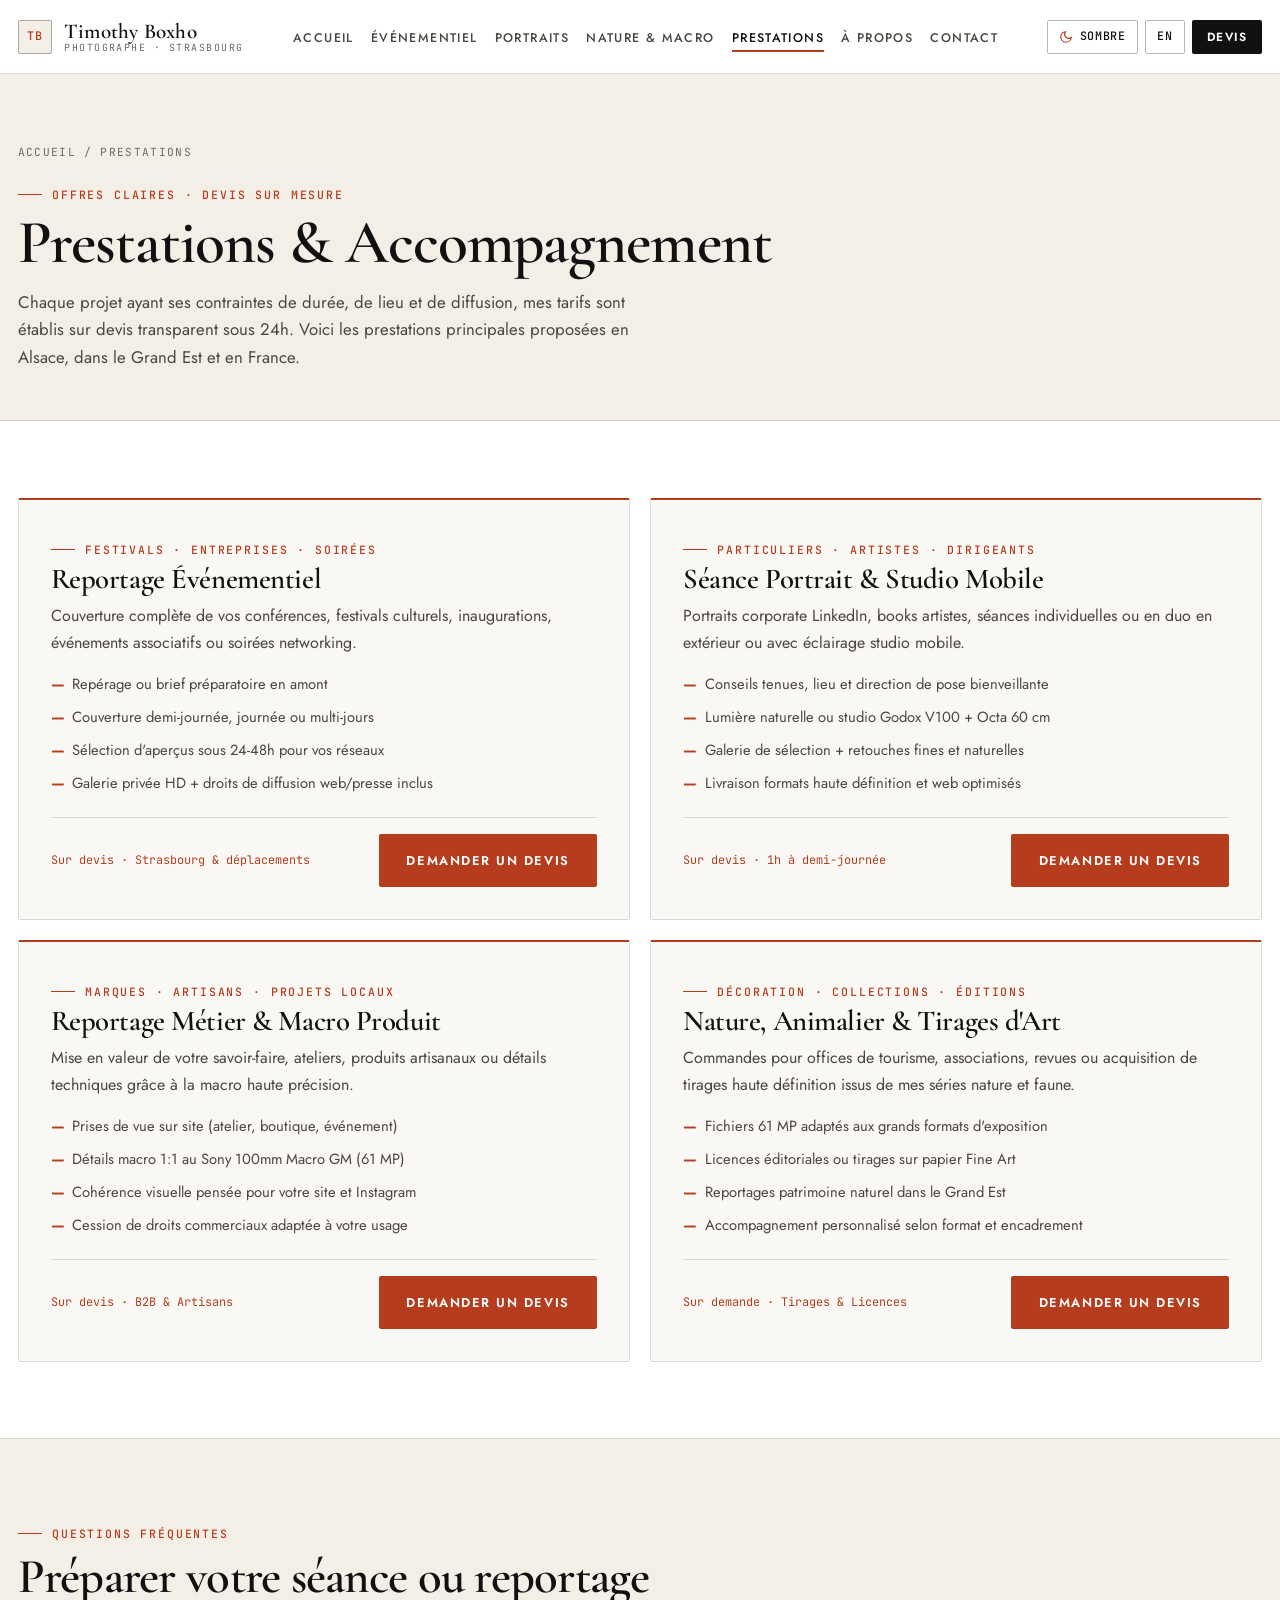
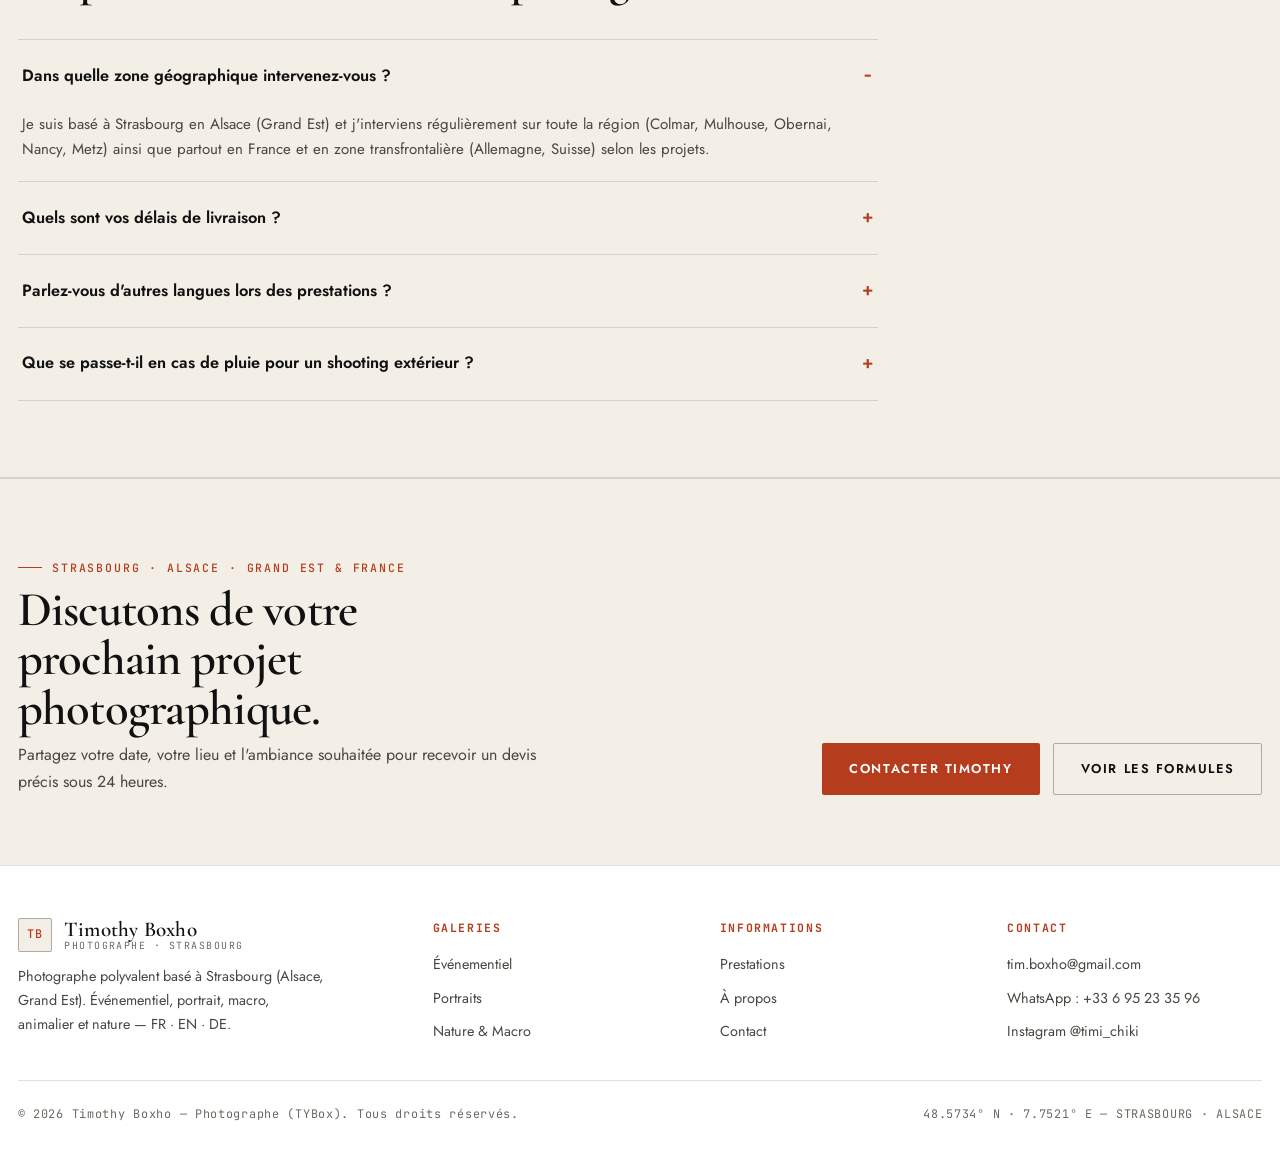
<file: nouveau-site/alsace/prestations.html>
<!DOCTYPE html>
<html lang="fr" data-theme="dark" data-lang="fr" data-title-fr="Prestations Photo &amp; Devis — Strasbourg, Alsace &amp; Grand Est | Timothy Boxho" data-title-en="Photography Services &amp; Quotes — Strasbourg, Alsace &amp; Grand Est | Timothy Boxho">
<head>
  <meta charset="UTF-8" />
  <meta name="viewport" content="width=device-width, initial-scale=1.0" />
  <title>Prestations Photo & Devis — Strasbourg, Alsace & Grand Est | Timothy Boxho</title>
  <meta name="description" content="Formules et prestations photographiques sur devis sous 24h : reportage événementiel, portrait & studio mobile, reportage métier/macro produit et tirages nature par Timothy Boxho." />
  <meta property="og:type" content="website" />
  <meta property="og:title" content="Prestations Photo & Accompagnement — Timothy Boxho" />
  <meta property="og:description" content="Offres claires pour événements, portraits, entreprises et tirages d'art en Alsace, Grand Est et France." />
  <meta property="og:url" content="https://timothy-boxho.com/prestations.html" />
  <meta property="og:image" content="https://timothy-boxho.com/assets/images/events-creators-01.jpg" />
  <link rel="canonical" href="https://timothy-boxho.com/prestations.html" />
  <link rel="icon" type="image/svg+xml" href="assets/favicon.svg" />
  <link rel="preconnect" href="https://fonts.googleapis.com" />
  <link rel="preconnect" href="https://fonts.gstatic.com" crossorigin />
  <link href="https://fonts.googleapis.com/css2?family=Cormorant+Garamond:ital,wght@0,500;0,600;0,700;1,400;1,600&family=Jost:wght@400;500;600;700&family=JetBrains+Mono:wght@400;500&display=swap" rel="stylesheet" />
  <script>
    (function () {
      var t = localStorage.getItem("tybox-theme");
      if (t !== "light" && t !== "dark") {
        t = window.matchMedia && window.matchMedia("(prefers-color-scheme: light)").matches ? "light" : "dark";
      }
      document.documentElement.setAttribute("data-theme", t);
    })();
  </script>
  <link rel="stylesheet" href="assets/css/styles.css?v=20261113c" />
</head>
<body>
  <header class="site-header">
    <div class="container header-inner">
      <a href="index.html" class="brand">
        <span class="brand-mark">TB</span>
        <span class="brand-text">
          <span class="brand-name">Timothy Boxho</span>
          <span class="brand-sub" data-i18n="nav.brandSub">Photographe · Strasbourg</span>
        </span>
      </a>
      <nav aria-label="Navigation principale">
        <ul class="nav-links">
          <li><a href="index.html" data-i18n="nav.home">Accueil</a></li>
          <li><a href="evenementiel.html" data-i18n="nav.events">Événementiel</a></li>
          <li><a href="portraits.html" data-i18n="nav.portraits">Portraits</a></li>
          <li><a href="nature-macro.html" data-i18n="nav.nature">Nature &amp; Macro</a></li>
          <li><a href="prestations.html" aria-current="page" data-i18n="nav.services">Prestations</a></li>
          <li><a href="a-propos.html" data-i18n="nav.about">À propos</a></li>
          <li><a href="contact.html" data-i18n="nav.contact">Contact</a></li>
        </ul>
      </nav>
      <div class="header-actions">
        <button type="button" class="control-pill" data-theme-toggle aria-pressed="false" aria-label="Passer en mode clair">
          <svg class="theme-icon-sun" viewBox="0 0 24 24" fill="none" stroke="currentColor" stroke-width="2"><circle cx="12" cy="12" r="4"/><path d="M12 2v2m0 16v2M4.93 4.93l1.41 1.41m11.32 11.32l1.41 1.41M2 12h2m16 0h2M4.93 19.07l1.41-1.41m11.32-11.32l1.41-1.41"/></svg>
          <svg class="theme-icon-moon" viewBox="0 0 24 24" fill="none" stroke="currentColor" stroke-width="2"><path d="M21 12.79A9 9 0 1 1 11.21 3 7 7 0 0 0 21 12.79z"/></svg>
          <span data-theme-text>Clair</span>
        </button>
        <button type="button" class="control-pill" data-lang-toggle aria-label="Switch to English"><span data-lang-text>EN</span></button>
        <a href="contact.html" class="nav-cta" data-i18n="nav.cta">Devis</a>
        <button type="button" class="mobile-menu-btn" data-mobile-menu-btn aria-expanded="false" aria-label="Menu">
          <svg width="20" height="20" viewBox="0 0 24 24" fill="none" stroke="currentColor" stroke-width="2"><path d="M4 6h16M4 12h16M4 18h16"/></svg>
        </button>
      </div>
    </div>
  </header>

  <div class="mobile-drawer" data-mobile-drawer>
    <a href="index.html" data-i18n="nav.home">Accueil</a>
    <a href="evenementiel.html" data-i18n="nav.events">Événementiel</a>
    <a href="portraits.html" data-i18n="nav.portraits">Portraits</a>
    <a href="nature-macro.html" data-i18n="nav.nature">Nature &amp; Macro</a>
    <a href="prestations.html" aria-current="page" data-i18n="nav.services">Prestations</a>
    <a href="a-propos.html" data-i18n="nav.about">À propos</a>
    <a href="contact.html" data-i18n="nav.contact">Contact</a>
  </div>

  <main>
    <section class="page-hero">
      <div class="container">
        <nav class="breadcrumb" aria-label="Fil d'Ariane">
          <a href="index.html" data-i18n="nav.home">Accueil</a>
          <span>/</span>
          <span data-i18n="nav.services">Prestations</span>
        </nav>
        <div><span class="eyebrow" data-i18n="services.eyebrow">Offres claires · Devis sur mesure</span></div>
        <h1 data-i18n="services.title">Prestations &amp; Accompagnement</h1>
        <p data-i18n="services.lead">
          Chaque projet ayant ses contraintes de durée, de lieu et de diffusion, mes tarifs sont établis sur devis transparent sous 24h. Voici les prestations principales proposées en Alsace, dans le Grand Est et en France.
        </p>
      </div>
    </section>

    <section class="section">
      <div class="container">
        <div class="cards-2">
          <article class="offer-card">
            <div>
              <span class="eyebrow" data-i18n="services.o1Tag">Festivals · Entreprises · Soirées</span>
              <h3 data-i18n="services.o1Title">Reportage Événementiel</h3>
              <p data-i18n="services.o1Desc">
                Couverture complète de vos conférences, festivals culturels, inaugurations, événements associatifs ou soirées networking.
              </p>
              <ul class="offer-list">
                <li data-i18n="services.o1L1">Repérage ou brief préparatoire en amont</li>
                <li data-i18n="services.o1L2">Couverture demi-journée, journée ou multi-jours</li>
                <li data-i18n="services.o1L3">Sélection d'aperçus sous 24-48h pour vos réseaux</li>
                <li data-i18n="services.o1L4">Galerie privée HD + droits de diffusion web/presse inclus</li>
              </ul>
            </div>
            <div class="offer-footer">
              <span class="offer-badge" data-i18n="services.o1Badge">Sur devis · Strasbourg &amp; déplacements</span>
              <a href="contact.html" class="btn btn-primary" data-i18n="services.bookBtn">Demander un devis</a>
            </div>
          </article>

          <article class="offer-card">
            <div>
              <span class="eyebrow" data-i18n="services.o2Tag">Particuliers · Artistes · Dirigeants</span>
              <h3 data-i18n="services.o2Title">Séance Portrait &amp; Studio Mobile</h3>
              <p data-i18n="services.o2Desc">
                Portraits corporate LinkedIn, books artistes, séances individuelles ou en duo en extérieur ou avec éclairage studio mobile.
              </p>
              <ul class="offer-list">
                <li data-i18n="services.o2L1">Conseils tenues, lieu et direction de pose bienveillante</li>
                <li data-i18n="services.o2L2">Lumière naturelle ou studio Godox V100 + Octa 60 cm</li>
                <li data-i18n="services.o2L3">Galerie de sélection + retouches fines et naturelles</li>
                <li data-i18n="services.o2L4">Livraison formats haute définition et web optimisés</li>
              </ul>
            </div>
            <div class="offer-footer">
              <span class="offer-badge" data-i18n="services.o2Badge">Sur devis · 1h à demi-journée</span>
              <a href="contact.html" class="btn btn-primary" data-i18n="services.bookBtn">Demander un devis</a>
            </div>
          </article>

          <article class="offer-card">
            <div>
              <span class="eyebrow" data-i18n="services.o3Tag">Marques · Artisans · Projets locaux</span>
              <h3 data-i18n="services.o3Title">Reportage Métier &amp; Macro Produit</h3>
              <p data-i18n="services.o3Desc">
                Mise en valeur de votre savoir-faire, ateliers, produits artisanaux ou détails techniques grâce à la macro haute précision.
              </p>
              <ul class="offer-list">
                <li data-i18n="services.o3L1">Prises de vue sur site (atelier, boutique, événement)</li>
                <li data-i18n="services.o3L2">Détails macro 1:1 au Sony 100mm Macro GM (61 MP)</li>
                <li data-i18n="services.o3L3">Cohérence visuelle pensée pour votre site et Instagram</li>
                <li data-i18n="services.o3L4">Cession de droits commerciaux adaptée à votre usage</li>
              </ul>
            </div>
            <div class="offer-footer">
              <span class="offer-badge" data-i18n="services.o3Badge">Sur devis · B2B &amp; Artisans</span>
              <a href="contact.html" class="btn btn-primary" data-i18n="services.bookBtn">Demander un devis</a>
            </div>
          </article>

          <article class="offer-card">
            <div>
              <span class="eyebrow" data-i18n="services.o4Tag">Décoration · Collections · Éditions</span>
              <h3 data-i18n="services.o4Title">Nature, Animalier &amp; Tirages d'Art</h3>
              <p data-i18n="services.o4Desc">
                Commandes pour offices de tourisme, associations, revues ou acquisition de tirages haute définition issus de mes séries nature et faune.
              </p>
              <ul class="offer-list">
                <li data-i18n="services.o4L1">Fichiers 61 MP adaptés aux grands formats d'exposition</li>
                <li data-i18n="services.o4L2">Licences éditoriales ou tirages sur papier Fine Art</li>
                <li data-i18n="services.o4L3">Reportages patrimoine naturel dans le Grand Est</li>
                <li data-i18n="services.o4L4">Accompagnement personnalisé selon format et encadrement</li>
              </ul>
            </div>
            <div class="offer-footer">
              <span class="offer-badge" data-i18n="services.o4Badge">Sur demande · Tirages &amp; Licences</span>
              <a href="contact.html" class="btn btn-primary" data-i18n="services.bookBtn">Demander un devis</a>
            </div>
          </article>
        </div>
      </div>
    </section>

    <section class="section section-alt">
      <div class="container">
        <div class="section-head">
          <div>
            <span class="eyebrow" data-i18n="services.faqEyebrow">Questions fréquentes</span>
            <h2 class="section-title" data-i18n="services.faqTitle">Préparer votre séance ou reportage</h2>
          </div>
        </div>

        <div class="faq-list">
          <details class="faq-item" open>
            <summary data-i18n="services.q1">Dans quelle zone géographique intervenez-vous ?</summary>
            <p data-i18n="services.a1">
              Je suis basé à Strasbourg en Alsace (Grand Est) et j'interviens régulièrement sur toute la région (Colmar, Mulhouse, Obernai, Nancy, Metz) ainsi que partout en France et en zone transfrontalière (Allemagne, Suisse) selon les projets.
            </p>
          </details>
          <details class="faq-item">
            <summary data-i18n="services.q2">Quels sont vos délais de livraison ?</summary>
            <p data-i18n="services.a2">
              Pour l'événementiel, je peux fournir une sélection rapide de 10 à 20 photos sous 24 à 48h pour votre communication à chaud, puis la galerie complète sous 5 à 10 jours ouvrés. Pour les portraits, comptez généralement 5 à 7 jours ouvrés.
            </p>
          </details>
          <details class="faq-item">
            <summary data-i18n="services.q3">Parlez-vous d'autres langues lors des prestations ?</summary>
            <p data-i18n="services.a3">
              Oui, je maîtrise le français, l'anglais et l'allemand, ce qui facilite les événements internationaux, les équipes multiculturelles et les portraits de clients étrangers.
            </p>
          </details>
          <details class="faq-item">
            <summary data-i18n="services.q4">Que se passe-t-il en cas de pluie pour un shooting extérieur ?</summary>
            <p data-i18n="services.a4">
              Nous prévoyons toujours un plan B : soit un report gratuit à une date proche, soit le repli vers un lieu couvert/intérieur équipé avec mon kit d'éclairage portable Godox.
            </p>
          </details>
        </div>
      </div>
    </section>

    <section class="cta-band">
      <div class="container cta-band-inner">
        <div>
          <span class="eyebrow" data-i18n="cta.eyebrow">Strasbourg · Alsace · Grand Est &amp; France</span>
          <h2 data-i18n="cta.title">Discutons de votre prochain projet photographique.</h2>
          <p data-i18n="cta.desc">Partagez votre date, votre lieu et l'ambiance souhaitée pour recevoir un devis précis sous 24 heures.</p>
        </div>
        <div class="hero-actions" style="margin:0;">
          <a href="contact.html" class="btn btn-primary" data-i18n="cta.btn1">Contacter Timothy</a>
          <a href="prestations.html" class="btn btn-secondary" data-i18n="cta.btn2">Voir les formules</a>
        </div>
      </div>
    </section>
  </main>

  <footer class="site-footer">
    <div class="container">
      <div class="footer-grid">
        <div class="footer-col"><div class="brand" style="margin-bottom:0.85rem;"><span class="brand-mark">TB</span><span class="brand-text"><span class="brand-name">Timothy Boxho</span><span class="brand-sub" data-i18n="nav.brandSub">Photographe · Strasbourg</span></span></div><p style="margin:0;color:var(--text-muted);font-size:0.9rem;max-width:34ch;" data-i18n="footer.bio">Photographe polyvalent basé à Strasbourg (Alsace, Grand Est). Événementiel, portrait, macro, animalier et nature — FR · EN · DE.</p></div>
        <div class="footer-col"><h4 data-i18n="footer.col1">Galeries</h4><ul><li><a href="evenementiel.html" data-i18n="nav.events">Événementiel</a></li><li><a href="portraits.html" data-i18n="nav.portraits">Portraits</a></li><li><a href="nature-macro.html" data-i18n="nav.nature">Nature &amp; Macro</a></li></ul></div>
        <div class="footer-col"><h4 data-i18n="footer.col2">Informations</h4><ul><li><a href="prestations.html" data-i18n="nav.services">Prestations</a></li><li><a href="a-propos.html" data-i18n="nav.about">À propos</a></li><li><a href="contact.html" data-i18n="nav.contact">Contact</a></li></ul></div>
        <div class="footer-col"><h4 data-i18n="footer.col3">Contact</h4><ul><li><a href="mailto:tim.boxho@gmail.com">tim.boxho@gmail.com</a></li><li><a href="https://wa.me/33695233596" target="_blank" rel="noopener noreferrer">WhatsApp : +33 6 95 23 35 96</a></li><li><a href="https://www.instagram.com/timi_chiki/" target="_blank" rel="noopener noreferrer">Instagram @timi_chiki</a></li></ul></div>
      </div>
      <div class="footer-bottom"><span data-i18n="footer.copy">© 2026 Timothy Boxho — Photographe (TYBox). Tous droits réservés.</span><span>48.5734° N · 7.7521° E — STRASBOURG · ALSACE</span></div>
    </div>
  </footer>

  <script src="assets/js/main.js?v=20261113b"></script>
</body>
</html>
</file>
<file: nouveau-site/style.css>
/* =========================================================
   TYBOX — "Planche contact"
   Dark  = chambre noire (lumière inactinique rouge)
   Light = table lumineuse (papier baryté, crayon gras rouge)
   ========================================================= */

:root {
  --f-sans: "Archivo", system-ui, sans-serif;
  --f-mono: "IBM Plex Mono", ui-monospace, monospace;
  --hdr: 68px;
  --film: #0d0b0a;
  --edge: #e3a33b;          /* encre de bord de film */
  --ease: cubic-bezier(.2, .8, .2, 1);
}

:root[data-theme="dark"] {
  --bg: #0b0908;
  --bg-2: #141110;
  --paper: #191513;
  --ink: #f0e8dc;
  --muted: #a3988a;
  --line: rgba(240, 232, 220, .13);
  --line-2: rgba(240, 232, 220, .28);
  --accent: #ff4b3a;
  --accent-ink: #120605;
  --glow: radial-gradient(60vw 50vh at 85% -10%, rgba(255, 60, 40, .16), transparent 70%);
  color-scheme: dark;
}

:root[data-theme="light"] {
  --bg: #f2efe7;
  --bg-2: #e8e3d7;
  --paper: #fbfaf6;
  --ink: #171412;
  --muted: #5e564c;
  --line: rgba(23, 20, 18, .14);
  --line-2: rgba(23, 20, 18, .32);
  --accent: #d2271c;
  --accent-ink: #fff;
  --glow: radial-gradient(70vw 60vh at 50% 0%, rgba(255, 255, 255, .9), transparent 70%);
  color-scheme: light;
}

*, *::before, *::after { box-sizing: border-box; }
html { scroll-behavior: smooth; scroll-padding-top: calc(var(--hdr) + 12px); }
body {
  margin: 0;
  background: var(--bg);
  color: var(--ink);
  font-family: var(--f-sans);
  font-size: 1.02rem;
  line-height: 1.6;
  -webkit-font-smoothing: antialiased;
  transition: background-color .4s var(--ease), color .4s var(--ease);
  overflow-x: hidden;
}
body::before { /* lueur ambiante */
  content: ""; position: fixed; inset: 0; pointer-events: none; z-index: -1;
  background: var(--glow);
}
body::after { /* grain argentique */
  content: ""; position: fixed; inset: 0; pointer-events: none; z-index: 100;
  opacity: .06; mix-blend-mode: overlay;
  background-image: url("data:image/svg+xml,%3Csvg xmlns='http://www.w3.org/2000/svg' width='160' height='160'%3E%3Cfilter id='n'%3E%3CfeTurbulence type='fractalNoise' baseFrequency='.9' numOctaves='2' stitchTiles='stitch'/%3E%3C/filter%3E%3Crect width='100%25' height='100%25' filter='url(%23n)'/%3E%3C/svg%3E");
}

img { display: block; max-width: 100%; }
a { color: inherit; text-decoration: none; }
button { font: inherit; color: inherit; cursor: pointer; background: none; border: 0; }
h1, h2, h3 { margin: 0; line-height: 1; }
.mono { font-family: var(--f-mono); }
.wrap { width: min(1320px, 100% - 2.5rem); margin-inline: auto; }
.skip { position: absolute; left: -999px; top: 0; background: var(--accent); color: var(--accent-ink); padding: .5rem 1rem; z-index: 200; }
.skip:focus { left: 1rem; }
:focus-visible { outline: 2px solid var(--accent); outline-offset: 3px; }

/* ---------- HEADER ---------- */
.hdr {
  position: sticky; top: 0; z-index: 50; height: var(--hdr);
  background: color-mix(in srgb, var(--bg) 82%, transparent);
  backdrop-filter: blur(12px) saturate(1.2);
  border-bottom: 1px solid var(--line);
}
.hdr-in { height: 100%; display: flex; align-items: center; justify-content: space-between; gap: 1.5rem; }
.logo { display: flex; align-items: center; gap: .7rem; }
.logo-box {
  display: grid; place-items: center; width: 38px; height: 38px;
  background: var(--ink); color: var(--bg);
  font-weight: 800; font-stretch: 75%; letter-spacing: .02em;
  border-radius: 50%;
}
.logo-txt { display: flex; flex-direction: column; font-weight: 700; font-stretch: 85%; line-height: 1.05; letter-spacing: .01em; }
.logo-txt small { font-family: var(--f-mono); font-weight: 500; font-size: .64rem; color: var(--accent); letter-spacing: .14em; }

.nav { display: flex; gap: .3rem; }
.nav a {
  display: flex; align-items: baseline; gap: .35rem;
  padding: .45rem .8rem; border-radius: 999px;
  font-size: .9rem; transition: background-color .2s, color .2s;
}
.nav a span { font-family: var(--f-mono); font-size: .66rem; color: var(--muted); }
.nav a b { font-weight: 600; }
.nav a:hover { background: var(--bg-2); }

.ctrl { display: flex; gap: .5rem; align-items: center; }
.tgl {
  display: inline-flex; align-items: center; gap: .55rem;
  height: 38px; padding: 0 .95rem;
  border: 1px solid var(--line-2); border-radius: 999px;
  font-family: var(--f-mono); font-size: .74rem; letter-spacing: .06em; text-transform: uppercase;
  transition: border-color .2s, background-color .2s;
}
.tgl:hover { border-color: var(--accent); }
.tgl-dot {
  width: 12px; height: 12px; border-radius: 50%;
  background: var(--accent); box-shadow: 0 0 10px var(--accent);
}
:root[data-theme="light"] .tgl-dot { background: transparent; border: 2px solid var(--ink); box-shadow: none; }
.tgl-lang span[data-lang] { opacity: .4; transition: opacity .2s; }
.tgl-lang .sep { opacity: .3; }
:root[lang="fr"] .tgl-lang [data-lang="fr"],
:root[lang="en"] .tgl-lang [data-lang="en"] { opacity: 1; color: var(--accent); font-weight: 600; }

/* ---------- BUTTONS ---------- */
.btn {
  display: inline-flex; align-items: center; justify-content: center; gap: .5rem;
  min-height: 50px; padding: 0 1.5rem; border-radius: 999px;
  font-weight: 600; font-size: .95rem;
  transition: transform .2s var(--ease), background-color .2s, color .2s, border-color .2s;
}
.btn:hover { transform: translateY(-2px); }
.btn-fill { background: var(--accent); color: var(--accent-ink); }
.btn-fill:hover { background: var(--ink); color: var(--bg); }
.btn-line { border: 1.5px solid var(--ink); }
.btn-line:hover { background: var(--ink); color: var(--bg); }

/* ---------- HERO ---------- */
.hero { padding-top: clamp(2rem, 5vw, 4rem); }
.hero-grid { display: grid; grid-template-columns: 1fr minmax(280px, 380px); gap: 2rem 3rem; align-items: end; }
.kick { display: flex; align-items: center; gap: .6rem; font-size: .78rem; letter-spacing: .1em; text-transform: uppercase; color: var(--muted); margin: 0 0 1rem; }
.rec { width: 9px; height: 9px; border-radius: 50%; background: var(--accent); animation: blink 1.6s steps(2) infinite; }
@keyframes blink { 50% { opacity: .15; } }
.giant {
  font-weight: 850; font-stretch: 62%; text-transform: uppercase;
  font-size: clamp(4.5rem, 15.5vw, 14.5rem); line-height: .8; letter-spacing: -.01em;
}
.giant span { display: block; }
.giant .g2 { color: transparent; -webkit-text-stroke: 2px var(--ink); }
.giant i { font-style: normal; color: var(--accent); -webkit-text-stroke: 0; }
.hero-tag { font-size: clamp(1.25rem, 1.8vw, 1.55rem); font-weight: 500; font-stretch: 90%; line-height: 1.25; margin: 0 0 1.5rem; }
.hero-meta { list-style: none; padding: 0; margin: 0 0 1.75rem; border-top: 1px solid var(--line-2); }
.hero-meta li { display: flex; justify-content: space-between; gap: 1rem; padding: .65rem 0; border-bottom: 1px solid var(--line); font-size: .76rem; }
.hero-meta span { color: var(--muted); text-transform: uppercase; letter-spacing: .1em; }
.hero-meta b { font-weight: 500; text-align: right; }
.hero-cta { display: flex; flex-wrap: wrap; gap: .7rem; }

/* film qui défile */
.reel {
  margin-top: clamp(2.5rem, 5vw, 4rem);
  background: var(--film);
  padding: 26px 0;
  position: relative;
  overflow: hidden;
  transform: rotate(-1.2deg) scale(1.03);
  box-shadow: 0 25px 60px -30px rgba(0,0,0,.6);
}
.reel::before, .reel::after { /* perforations */
  content: ""; position: absolute; left: 0; right: 0; height: 12px;
  background: repeating-linear-gradient(90deg, transparent 0 10px, rgba(242,236,226,.85) 10px 22px, transparent 22px 34px);
  -webkit-mask: linear-gradient(#000 0 0); border-radius: 2px;
}
.reel::before { top: 7px; }
.reel::after { bottom: 7px; }
.reel-track { display: flex; gap: 10px; width: max-content; animation: roll 70s linear infinite; }
.reel:hover .reel-track { animation-play-state: paused; }
.reel-track img { height: clamp(150px, 20vw, 240px); width: auto; flex: none; filter: saturate(.9); }
@keyframes roll { to { transform: translateX(-50%); } }

/* ---------- SECTIONS ---------- */
.sec { padding: clamp(4.5rem, 9vw, 8rem) 0; }
.sec-head { max-width: 760px; margin-bottom: clamp(2rem, 4vw, 3.25rem); }
.eyebrow { font-size: .75rem; letter-spacing: .16em; text-transform: uppercase; color: var(--accent); margin: 0 0 1rem; }
.sec-title { font-weight: 800; font-stretch: 72%; text-transform: uppercase; font-size: clamp(2.3rem, 5.2vw, 4.4rem); line-height: .92; margin-bottom: 1.1rem; }
.sec-title.big { font-size: clamp(2.6rem, 6.4vw, 5.6rem); }
.sec-desc { color: var(--muted); font-size: 1.08rem; max-width: 60ch; margin: 0; }

/* ---------- CONTACT SHEET ---------- */
.sheet-sec { background: var(--paper); border-block: 1px solid var(--line); }
:root[data-theme="light"] .sheet-sec {
  background:
    radial-gradient(80% 60% at 50% 40%, #ffffff, transparent 80%),
    var(--paper);
}
.sheet { display: grid; gap: 1.6rem; }
.strip-label {
  display: flex; justify-content: space-between; gap: 1rem; align-items: baseline;
  font-family: var(--f-mono); font-size: .76rem; letter-spacing: .08em; text-transform: uppercase;
  margin-bottom: .45rem;
}
.strip-label b { font-weight: 600; }
.strip-label span { color: var(--muted); }
.strip {
  background: var(--film);
  padding: 30px 14px 22px;
  position: relative;
  overflow-x: auto;
  overflow-y: hidden;
  scrollbar-width: thin;
  box-shadow: 0 18px 40px -28px rgba(0,0,0,.7);
}
.strip::before, .strip::after {
  content: ""; position: absolute; left: 0; right: 0; height: 9px; min-width: 100%;
  background: repeating-linear-gradient(90deg, transparent 0 8px, rgba(242,236,226,.8) 8px 17px, transparent 17px 26px);
}
.strip::before { top: 5px; }
.strip::after { bottom: 5px; }
.frames { display: grid; grid-template-columns: repeat(6, minmax(150px, 1fr)); gap: 10px; min-width: 920px; }
.frame { position: relative; display: block; text-align: left; padding: 0; }
.frame-edge { display: flex; justify-content: space-between; font-family: var(--f-mono); font-size: .6rem; letter-spacing: .1em; color: var(--edge); margin-bottom: 4px; }
.frame-win {
  position: relative; display: block; aspect-ratio: 3 / 2; background: #050404;
  border: 1px solid #2a2522; overflow: visible;
  transition: transform .25s var(--ease), border-color .2s;
}
.frame-win img { width: 100%; height: 100%; object-fit: contain; } /* jamais recadrée */
.frame:hover .frame-win, .frame:focus-visible .frame-win { transform: translateY(-4px) scale(1.03); border-color: var(--edge); z-index: 2; }
.frame:focus-visible { outline: none; }
.pick { /* entourage au crayon gras */
  position: absolute; inset: -14px -12px; width: calc(100% + 24px); height: calc(100% + 28px);
  pointer-events: none; overflow: visible; z-index: 3;
}
.pick path { fill: none; stroke: var(--accent); stroke-width: 3.2; stroke-linecap: round; stroke-dasharray: 600; stroke-dashoffset: 600; transition: stroke-dashoffset 1.1s var(--ease); }
.is-in .pick path { stroke-dashoffset: 0; }
.pick-tag {
  position: absolute; right: -6px; top: -10px; z-index: 4;
  font-family: var(--f-mono); font-size: .62rem; font-weight: 600; letter-spacing: .1em;
  background: var(--accent); color: #fff; padding: 1px 6px; transform: rotate(6deg);
}
.sheet-note { margin: 1.25rem 0 0; font-size: .72rem; color: var(--muted); letter-spacing: .06em; }

/* ---------- RECIPES (services) ---------- */
.recipes { display: grid; grid-template-columns: repeat(3, 1fr); gap: 1.25rem; }
.recipe {
  background: var(--paper); border: 1px solid var(--line);
  padding: 1.6rem 1.6rem 1.8rem; border-radius: 18px;
  transition: transform .3s var(--ease), border-color .3s;
  position: relative;
}
.recipe:hover { transform: translateY(-6px) rotate(-.4deg); border-color: var(--accent); }
.recipe-top { display: flex; justify-content: space-between; font-size: .7rem; letter-spacing: .12em; color: var(--muted); padding-bottom: 1rem; margin-bottom: 1.4rem; border-bottom: 1px dashed var(--line-2); }
.recipe-top span:last-child { color: var(--accent); }
.recipe h3 { font-weight: 800; font-stretch: 75%; text-transform: uppercase; font-size: 2rem; margin-bottom: .6rem; }
.recipe p { color: var(--muted); margin: 0 0 1.2rem; }
.recipe ul { list-style: none; padding: 0; margin: 0; }
.recipe li { padding: .55rem 0 .55rem 1.6rem; border-top: 1px solid var(--line); position: relative; font-size: .95rem; }
.recipe li::before { content: "→"; position: absolute; left: 0; color: var(--accent); font-family: var(--f-mono); }

/* ---------- ATELIER ---------- */
.atelier { background: var(--bg-2); }
.atelier-grid { display: grid; grid-template-columns: minmax(260px, 420px) 1fr; gap: clamp(2rem, 6vw, 5.5rem); align-items: center; }
.atelier p { color: var(--muted); max-width: 60ch; }
.polaroid {
  margin: 0; background: #fbfaf6; padding: 14px 14px 52px;
  transform: rotate(-2.5deg); box-shadow: 0 30px 60px -30px rgba(0,0,0,.55);
  position: relative;
}
.polaroid::before { /* scotch */
  content: ""; position: absolute; top: -14px; left: 50%; width: 110px; height: 28px;
  transform: translateX(-50%) rotate(3deg);
  background: rgba(227, 163, 59, .55);
}
.polaroid img { width: 100%; height: auto; }
.polaroid figcaption { position: absolute; bottom: 16px; left: 18px; color: #2a2522; font-size: .72rem; letter-spacing: .14em; }
.bag { margin: 2rem 0; border: 1px solid var(--line-2); border-radius: 14px; padding: 1.1rem 1.3rem; }
.bag-title { margin: 0 0 .6rem; font-size: .72rem; letter-spacing: .14em; text-transform: uppercase; color: var(--accent); }
.bag ul { list-style: none; margin: 0; padding: 0; font-size: .8rem; }
.bag li { display: flex; justify-content: space-between; gap: 1rem; padding: .5rem 0; border-top: 1px solid var(--line); }
.bag li:first-child { border-top: 0; }
.bag li b { font-weight: 600; }
.bag li span { color: var(--muted); text-align: right; }

/* ---------- CONTACT ---------- */
.contact-grid { display: grid; grid-template-columns: 1.1fr .9fr; gap: clamp(2rem, 6vw, 5rem); align-items: start; }
.channels { list-style: none; padding: 0; margin: 2rem 0 0; }
.channels a {
  display: flex; justify-content: space-between; align-items: baseline; gap: 1rem; flex-wrap: wrap;
  padding: 1.1rem 0; border-top: 1px solid var(--line-2);
  transition: padding-left .25s var(--ease), color .2s;
}
.channels li:last-child a { border-bottom: 1px solid var(--line-2); }
.channels a:hover { padding-left: .8rem; color: var(--accent); }
.channels span { font-size: .72rem; letter-spacing: .14em; text-transform: uppercase; color: var(--muted); }
.channels b { font-weight: 700; font-stretch: 80%; font-size: clamp(1.25rem, 2.4vw, 1.9rem); }

.form {
  display: grid; grid-template-columns: 1fr 1fr; gap: .9rem 1rem;
  background: var(--paper); border: 1px solid var(--line); border-radius: 22px;
  padding: clamp(1.25rem, 3vw, 2rem);
}
.form-head { grid-column: 1 / -1; margin: 0 0 .3rem; font-size: .72rem; letter-spacing: .14em; text-transform: uppercase; color: var(--accent); }
.form label { display: grid; gap: .35rem; font-size: .82rem; font-weight: 600; }
.form .full, .form label:nth-of-type(5) { grid-column: 1 / -1; }
.form input, .form select, .form textarea {
  width: 100%; font: inherit; font-weight: 400; font-size: .95rem; color: var(--ink);
  background: var(--bg); border: 1px solid var(--line-2); border-radius: 12px;
  padding: .75rem .9rem; transition: border-color .2s;
}
.form textarea { resize: vertical; }
.form input:focus, .form select:focus, .form textarea:focus { outline: none; border-color: var(--accent); }
.form-err { grid-column: 1 / -1; margin: 0; font-size: .75rem; color: var(--accent); }
.form-btns { display: flex; flex-wrap: wrap; gap: .6rem; margin-top: .3rem; }

/* ---------- FOOTER ---------- */
.ftr { border-top: 1px solid var(--line); padding: 1.6rem 0; font-size: .72rem; letter-spacing: .08em; text-transform: uppercase; color: var(--muted); }
.ftr-in { display: flex; justify-content: space-between; gap: 1rem; flex-wrap: wrap; }
.ftr a:hover { color: var(--accent); }

/* ---------- LOUPE ---------- */
.loupe {
  position: fixed; inset: 0; z-index: 150;
  display: grid; grid-template-columns: 70px 1fr 70px; align-items: center;
  background: rgba(6, 5, 5, .94); color: #f0e8dc;
  animation: fade .25s var(--ease);
}
.loupe[hidden] { display: none; }
@keyframes fade { from { opacity: 0; } }
.loupe-fig { margin: 0; display: grid; justify-items: center; gap: .8rem; }
.loupe-fig img { max-width: 100%; max-height: 82vh; width: auto; height: auto; object-fit: contain; box-shadow: 0 0 0 10px #000; }
.loupe-fig figcaption { display: flex; gap: 1.5rem; font-size: .76rem; letter-spacing: .1em; text-transform: uppercase; }
.loupe-fig figcaption span:last-child { color: var(--edge); }
.loupe-nav, .loupe-x {
  width: 50px; height: 50px; border-radius: 50%; border: 1px solid rgba(240,232,220,.3);
  justify-self: center; font-size: 1.1rem; transition: background-color .2s, border-color .2s;
}
.loupe-nav:hover, .loupe-x:hover { background: #ff4b3a; border-color: #ff4b3a; }
.loupe-x { position: absolute; top: 18px; right: 18px; }

/* ---------- REVEAL ---------- */
.rv { opacity: 0; transform: translateY(24px); transition: opacity .8s var(--ease), transform .8s var(--ease); }
.rv.is-in { opacity: 1; transform: none; }

/* ---------- RESPONSIVE ---------- */
@media (max-width: 1040px) {
  .hero-grid, .atelier-grid, .contact-grid { grid-template-columns: 1fr; }
  .recipes { grid-template-columns: 1fr 1fr; }
  .polaroid { max-width: 380px; }
}
@media (max-width: 860px) {
  .nav { display: none; }
  .logo-txt small { display: none; }
}
@media (max-width: 620px) {
  .wrap { width: min(1320px, 100% - 1.6rem); }
  .tgl { padding: 0 .7rem; }
  .tgl [data-theme-label] { display: none; }
  .logo-txt { font-size: .95rem; }
  .recipes, .form { grid-template-columns: 1fr; }
  .giant .g2 { -webkit-text-stroke-width: 1.5px; }
  .loupe { grid-template-columns: 1fr; }
  .loupe-nav { position: absolute; bottom: 20px; }
  .loupe-nav.prev { left: 25%; }
  .loupe-nav.next { right: 25%; }
}
@media (prefers-reduced-motion: reduce) {
  *, *::before, *::after { animation: none !important; transition: none !important; }
  html { scroll-behavior: auto; }
  .rv { opacity: 1; transform: none; }
  .pick path { stroke-dashoffset: 0; }
}
</file>
<file: assets/css/styles.css>
/* ==========================================================================
   Timothy Boxho — Photographe (TYBox)
   Editorial Dual-Theme Stylesheet (Dark & Light)
   ========================================================================== */

:root {
  --font-display: "Cormorant Garamond", Georgia, "Times New Roman", serif;
  --font-sans: "Plus Jakarta Sans", -apple-system, BlinkMacSystemFont, "Segoe UI", Roboto, sans-serif;
  --font-mono: "JetBrains Mono", ui-monospace, SFMono-Regular, Menlo, Consolas, monospace;

  --radius-sm: 6px;
  --radius-md: 12px;
  --radius-lg: 20px;
  --radius-pill: 999px;

  --container-max: 1280px;
  --header-h: 74px;
  --transition-fast: 180ms cubic-bezier(0.22, 1, 0.36, 1);
  --transition-med: 340ms cubic-bezier(0.22, 1, 0.36, 1);
}

:root,
:root[data-theme="dark"] {
  --bg: #0c0d10;
  --bg-elevated: #14161c;
  --bg-card: #181b22;
  --bg-glass: rgba(12, 13, 16, 0.82);
  --text: #f5f2eb;
  --text-muted: #b5b0a6;
  --text-subtle: #8b867d;
  --accent: #e0a44a;
  --accent-hover: #ebb766;
  --accent-soft: rgba(224, 164, 74, 0.14);
  --accent-ink: #111215;
  --border: rgba(245, 242, 235, 0.12);
  --border-strong: rgba(245, 242, 235, 0.24);
  --shadow-sm: 0 8px 24px rgba(0, 0, 0, 0.35);
  --shadow-lg: 0 24px 60px rgba(0, 0, 0, 0.55);
  --hero-fade: linear-gradient(180deg, rgba(12, 13, 16, 0.35) 0%, rgba(12, 13, 16, 0.72) 100%);
  color-scheme: dark;
}

:root[data-theme="light"] {
  --bg: #faf8f4;
  --bg-elevated: #ffffff;
  --bg-card: #f2efe8;
  --bg-glass: rgba(250, 248, 244, 0.86);
  --text: #141518;
  --text-muted: #4b4943;
  --text-subtle: #6e6b63;
  --accent: #9e6514;
  --accent-hover: #83520d;
  --accent-soft: rgba(158, 101, 20, 0.11);
  --accent-ink: #ffffff;
  --border: rgba(20, 21, 24, 0.12);
  --border-strong: rgba(20, 21, 24, 0.24);
  --shadow-sm: 0 8px 24px rgba(20, 21, 24, 0.07);
  --shadow-lg: 0 24px 56px rgba(20, 21, 24, 0.12);
  --hero-fade: linear-gradient(180deg, rgba(250, 248, 244, 0.2) 0%, rgba(250, 248, 244, 0.85) 100%);
  color-scheme: light;
}

/* Reset & Base */
*,
*::before,
*::after {
  box-sizing: border-box;
}

html {
  scroll-behavior: smooth;
  -webkit-text-size-adjust: 100%;
}

body {
  margin: 0;
  font-family: var(--font-sans);
  font-size: 16px;
  line-height: 1.65;
  color: var(--text);
  background-color: var(--bg);
  transition: background-color var(--transition-med), color var(--transition-med);
  overflow-x: hidden;
}

img {
  display: block;
  max-width: 100%;
  height: auto;
}

a {
  color: inherit;
  text-decoration: none;
}

button {
  font: inherit;
  color: inherit;
  background: none;
  border: none;
  cursor: pointer;
}

:focus-visible {
  outline: 2px solid var(--accent);
  outline-offset: 3px;
}

.sr-only {
  position: absolute;
  width: 1px;
  height: 1px;
  padding: 0;
  margin: -1px;
  overflow: hidden;
  clip: rect(0, 0, 0, 0);
  white-space: nowrap;
  border: 0;
}

.container {
  width: min(100% - 2rem, var(--container-max));
  margin-inline: auto;
}

/* Typography */
h1, h2, h3, .font-display {
  font-family: var(--font-display);
  font-weight: 600;
  line-height: 1.08;
  letter-spacing: -0.01em;
  margin: 0;
}

.eyebrow {
  display: inline-flex;
  align-items: center;
  gap: 0.5rem;
  font-family: var(--font-mono);
  font-size: 0.75rem;
  letter-spacing: 0.12em;
  text-transform: uppercase;
  color: var(--accent);
  font-weight: 500;
}

.eyebrow::before {
  content: "";
  width: 18px;
  height: 1px;
  background: var(--accent);
}

/* Header & Navigation */
.site-header {
  position: sticky;
  top: 0;
  z-index: 100;
  height: var(--header-h);
  background: var(--bg-glass);
  backdrop-filter: blur(14px);
  -webkit-backdrop-filter: blur(14px);
  border-bottom: 1px solid var(--border);
  transition: background-color var(--transition-med), border-color var(--transition-med);
}

.header-inner {
  height: 100%;
  display: flex;
  align-items: center;
  justify-content: space-between;
  gap: 0.85rem;
}

.brand {
  display: inline-flex;
  align-items: center;
  gap: 0.7rem;
  flex-shrink: 0;
}

.brand-mark {
  width: 34px;
  height: 34px;
  border-radius: 9px;
  display: grid;
  place-items: center;
  border: 1px solid var(--border-strong);
  background: var(--bg-elevated);
  color: var(--accent);
  font-family: var(--font-mono);
  font-size: 0.75rem;
  font-weight: 600;
}

.brand-text {
  display: flex;
  flex-direction: column;
  line-height: 1.1;
}

.brand-name {
  font-family: var(--font-display);
  font-size: 1.3rem;
  font-weight: 600;
  letter-spacing: 0.01em;
}

.brand-sub {
  font-family: var(--font-mono);
  font-size: 0.65rem;
  letter-spacing: 0.12em;
  text-transform: uppercase;
  color: var(--text-subtle);
}

.nav-links {
  display: flex;
  align-items: center;
  gap: clamp(0.65rem, 1.1vw, 1.25rem);
  list-style: none;
  margin: 0;
  padding: 0;
}

.nav-links a {
  font-size: 0.86rem;
  font-weight: 500;
  color: var(--text-muted);
  padding: 0.35rem 0;
  position: relative;
  transition: color var(--transition-fast);
  white-space: nowrap;
}

.nav-links a::after {
  content: "";
  position: absolute;
  left: 0;
  right: 0;
  bottom: 0;
  height: 1.5px;
  background: var(--accent);
  transform: scaleX(0);
  transform-origin: left;
  transition: transform var(--transition-fast);
}

.nav-links a:hover,
.nav-links a[aria-current="page"] {
  color: var(--text);
}

.nav-links a[aria-current="page"]::after,
.nav-links a:hover::after {
  transform: scaleX(1);
}

.header-actions {
  display: flex;
  align-items: center;
  gap: 0.55rem;
  flex-shrink: 0;
}

.control-pill {
  display: inline-flex;
  align-items: center;
  gap: 0.4rem;
  height: 36px;
  padding: 0 0.75rem;
  border-radius: var(--radius-pill);
  border: 1px solid var(--border);
  background: var(--bg-elevated);
  color: var(--text);
  font-size: 0.8rem;
  font-weight: 600;
  transition: border-color var(--transition-fast), background-color var(--transition-fast), transform var(--transition-fast);
}

.control-pill:hover {
  border-color: var(--accent);
  transform: translateY(-1px);
}

.control-pill svg {
  width: 15px;
  height: 15px;
  flex-shrink: 0;
}

.theme-icon-sun,
.theme-icon-moon {
  display: none;
}

:root[data-theme="dark"] .theme-icon-sun {
  display: inline-block;
}

:root[data-theme="light"] .theme-icon-moon {
  display: inline-block;
}

.nav-cta {
  display: inline-flex;
  align-items: center;
  justify-content: center;
  height: 36px;
  padding: 0 0.88rem;
  border-radius: var(--radius-pill);
  background: var(--accent);
  color: var(--accent-ink);
  font-size: 0.82rem;
  font-weight: 600;
  transition: background-color var(--transition-fast), transform var(--transition-fast);
  white-space: nowrap;
}

.nav-cta:hover {
  background: var(--accent-hover);
  transform: translateY(-1px);
}

.mobile-menu-btn {
  display: none;
  width: 38px;
  height: 38px;
  border-radius: var(--radius-sm);
  border: 1px solid var(--border);
  background: var(--bg-elevated);
  align-items: center;
  justify-content: center;
}

/* Mobile Drawer */
.mobile-drawer {
  display: none;
  position: fixed;
  inset: var(--header-h) 0 0 0;
  background: var(--bg);
  z-index: 95;
  padding: 1.5rem;
  flex-direction: column;
  gap: 0.75rem;
  border-top: 1px solid var(--border);
  overflow-y: auto;
}

.mobile-drawer.is-open {
  display: flex;
}

.mobile-drawer a {
  padding: 0.85rem 0.5rem;
  font-size: 1.15rem;
  font-weight: 500;
  border-bottom: 1px solid var(--border);
}

.mobile-drawer a[aria-current="page"] {
  color: var(--accent);
}

/* Buttons */
.btn {
  display: inline-flex;
  align-items: center;
  justify-content: center;
  gap: 0.55rem;
  padding: 0.85rem 1.45rem;
  border-radius: var(--radius-pill);
  font-weight: 600;
  font-size: 0.94rem;
  transition: all var(--transition-fast);
  border: 1px solid transparent;
}

.btn-primary {
  background: var(--accent);
  color: var(--accent-ink);
}

.btn-primary:hover {
  background: var(--accent-hover);
  transform: translateY(-2px);
  box-shadow: var(--shadow-sm);
}

.btn-secondary {
  background: var(--bg-elevated);
  color: var(--text);
  border-color: var(--border-strong);
}

.btn-secondary:hover {
  border-color: var(--accent);
  color: var(--accent);
  transform: translateY(-2px);
}

.btn-ghost {
  padding: 0.55rem 1rem;
  border-radius: var(--radius-pill);
  border: 1px solid var(--border);
  font-size: 0.86rem;
  font-weight: 500;
}

.btn-ghost:hover {
  border-color: var(--accent);
  color: var(--accent);
}

/* Hero Section (Home) */
.hero {
  padding: clamp(2.5rem, 6vw, 4.75rem) 0 clamp(3rem, 6vw, 5rem);
}

.hero-grid {
  display: grid;
  grid-template-columns: 1.12fr 0.88fr;
  gap: clamp(2rem, 4vw, 4rem);
  align-items: center;
}

.hero-title {
  font-size: clamp(2.5rem, 5vw, 4.35rem);
  margin-top: 0.85rem;
  margin-bottom: 1.15rem;
}

.hero-title em {
  font-style: italic;
  color: var(--accent);
  font-weight: 500;
}

.hero-lead {
  font-size: clamp(1.02rem, 1.3vw, 1.15rem);
  color: var(--text-muted);
  max-width: 58ch;
  margin: 0 0 1.75rem;
}

.hero-actions {
  display: flex;
  flex-wrap: wrap;
  gap: 0.85rem;
  margin-bottom: 2rem;
}

.hero-meta {
  display: grid;
  grid-template-columns: repeat(3, minmax(0, 1fr));
  gap: 1rem;
  padding-top: 1.4rem;
  border-top: 1px solid var(--border);
}

.hero-meta-item strong {
  display: block;
  font-size: 0.95rem;
  color: var(--text);
}

.hero-meta-item span {
  font-size: 0.82rem;
  color: var(--text-muted);
}

.hero-showcase {
  display: grid;
  grid-template-columns: 1.15fr 0.85fr;
  gap: 0.85rem;
  align-items: stretch;
}

.hero-photo-main,
.hero-photo-stack figure {
  margin: 0;
  border-radius: var(--radius-md);
  overflow: hidden;
  border: 1px solid var(--border);
  background: var(--bg-card);
  position: relative;
}

.hero-photo-main img {
  width: 100%;
  height: 100%;
  min-height: 410px;
  max-height: 520px;
  object-fit: cover;
  object-position: center 22%;
  transition: transform var(--transition-med);
}

.hero-photo-stack {
  display: grid;
  grid-template-rows: 1fr 1fr;
  gap: 0.85rem;
}

.hero-photo-stack img {
  width: 100%;
  height: 100%;
  min-height: 195px;
  max-height: 252px;
  object-fit: cover;
  object-position: center 22%;
  transition: transform var(--transition-med);
}

.hero-photo-main:hover img,
.hero-photo-stack figure:hover img {
  transform: scale(1.03);
}

.photo-badge {
  position: absolute;
  left: 0.75rem;
  bottom: 0.75rem;
  padding: 0.3rem 0.65rem;
  border-radius: var(--radius-pill);
  background: rgba(12, 13, 16, 0.76);
  color: #f5f2eb;
  backdrop-filter: blur(8px);
  font-family: var(--font-mono);
  font-size: 0.7rem;
  letter-spacing: 0.04em;
}

/* Sections */
.section {
  padding: clamp(3rem, 6vw, 5.25rem) 0;
}

.section-alt {
  background: var(--bg-elevated);
  border-block: 1px solid var(--border);
}

.section-head {
  display: flex;
  flex-wrap: wrap;
  align-items: flex-end;
  justify-content: space-between;
  gap: 1.25rem;
  margin-bottom: 2.25rem;
}

.section-title {
  font-size: clamp(1.95rem, 3.6vw, 3rem);
  margin-top: 0.5rem;
}

.section-desc {
  color: var(--text-muted);
  max-width: 54ch;
  margin: 0;
}

/* Category Cards (Pure Colors - No Muddy Veil) */
.category-grid {
  display: grid;
  grid-template-columns: repeat(4, minmax(0, 1fr));
  gap: 1.15rem;
}

.category-card {
  position: relative;
  border-radius: var(--radius-md);
  overflow: hidden;
  border: 1px solid var(--border);
  background: var(--bg-card);
  aspect-ratio: 4 / 5;
  display: flex;
  align-items: flex-end;
  transition: transform var(--transition-med), border-color var(--transition-med), box-shadow var(--transition-med);
}

.category-card img {
  position: absolute;
  inset: 0;
  width: 100%;
  height: 100%;
  object-fit: cover;
  object-position: center 22%;
  transition: transform 550ms cubic-bezier(0.22, 1, 0.36, 1);
}

.category-card::after {
  content: "";
  position: absolute;
  inset: 42% 0 0 0;
  background: linear-gradient(to top, rgba(10, 11, 14, 0.88) 0%, rgba(10, 11, 14, 0.35) 55%, transparent 100%);
  pointer-events: none;
}

.category-card:hover {
  transform: translateY(-4px);
  border-color: var(--accent);
  box-shadow: var(--shadow-lg);
}

.category-card:hover img {
  transform: scale(1.06);
}

.category-card-body {
  position: relative;
  z-index: 2;
  padding: 1.25rem;
  color: #f8f6f0;
  width: 100%;
}

.category-card-tag {
  font-family: var(--font-mono);
  font-size: 0.68rem;
  letter-spacing: 0.1em;
  text-transform: uppercase;
  color: #f0bc6b;
  display: block;
  margin-bottom: 0.25rem;
}

.category-card-title {
  font-family: var(--font-display);
  font-size: 1.65rem;
  font-weight: 600;
  margin: 0 0 0.25rem;
}

.category-card-sub {
  font-size: 0.84rem;
  color: rgba(248, 246, 240, 0.86);
  margin: 0;
}

/* Pillars / Trust Strip */
.pillars-grid {
  display: grid;
  grid-template-columns: repeat(3, minmax(0, 1fr));
  gap: 1.25rem;
}

.pillar-card {
  padding: 1.6rem;
  border-radius: var(--radius-md);
  border: 1px solid var(--border);
  background: var(--bg);
}

.pillar-num {
  font-family: var(--font-mono);
  font-size: 0.78rem;
  color: var(--accent);
  margin-bottom: 0.65rem;
  display: block;
}

.pillar-card h3 {
  font-size: 1.45rem;
  margin-bottom: 0.5rem;
}

.pillar-card p {
  margin: 0;
  color: var(--text-muted);
  font-size: 0.94rem;
}

/* Page Hero (Internal Pages) */
.page-hero {
  padding: clamp(2.5rem, 5vw, 4rem) 0 clamp(2rem, 4vw, 3rem);
  border-bottom: 1px solid var(--border);
}

.page-hero h1 {
  font-size: clamp(2.2rem, 4.5vw, 3.7rem);
  margin-top: 0.65rem;
  margin-bottom: 0.9rem;
}

.page-hero p {
  color: var(--text-muted);
  max-width: 64ch;
  font-size: 1.05rem;
  margin: 0;
}

/* Filter Bar */
.filter-bar {
  display: flex;
  flex-wrap: wrap;
  gap: 0.6rem;
  margin-bottom: 1.85rem;
}

.filter-btn {
  padding: 0.55rem 1.05rem;
  border-radius: var(--radius-pill);
  border: 1px solid var(--border);
  background: var(--bg-elevated);
  color: var(--text-muted);
  font-size: 0.86rem;
  font-weight: 600;
  transition: all var(--transition-fast);
}

.filter-btn:hover {
  border-color: var(--accent);
  color: var(--text);
}

.filter-btn.is-active {
  background: var(--accent);
  border-color: var(--accent);
  color: var(--accent-ink);
}

/* Photo Gallery Masonry Grid (Preserves Uncropped Aspect Ratios) */
.gallery-grid {
  column-count: 3;
  column-gap: 1.1rem;
}

.gallery-item {
  position: relative;
  display: block;
  width: 100%;
  margin: 0 0 1.1rem;
  break-inside: avoid;
  border-radius: var(--radius-md);
  overflow: hidden;
  border: 1px solid var(--border);
  background: var(--bg-card);
  cursor: zoom-in;
  padding: 0;
  text-align: left;
}

.gallery-item.is-hidden {
  display: none;
}

.gallery-item img {
  width: 100%;
  height: auto;
  display: block;
  transition: transform 480ms cubic-bezier(0.22, 1, 0.36, 1);
}

.gallery-item:hover img {
  transform: scale(1.04);
}

.gallery-caption {
  position: absolute;
  inset: auto 0 0 0;
  padding: 2rem 0.9rem 0.75rem;
  background: linear-gradient(to top, rgba(10, 11, 14, 0.82), transparent);
  color: #f8f6f0;
  font-size: 0.82rem;
  display: flex;
  justify-content: space-between;
  align-items: flex-end;
  gap: 0.5rem;
  opacity: 0;
  transition: opacity var(--transition-fast);
}

.gallery-item:hover .gallery-caption,
.gallery-item:focus-visible .gallery-caption {
  opacity: 1;
}

.gallery-caption span:last-child {
  font-family: var(--font-mono);
  font-size: 0.68rem;
  color: #f0bc6b;
  flex-shrink: 0;
}

/* Lightbox */
.lightbox {
  position: fixed;
  inset: 0;
  z-index: 300;
  background: rgba(8, 9, 12, 0.94);
  backdrop-filter: blur(8px);
  display: none;
  flex-direction: column;
  justify-content: space-between;
  padding: 1.25rem;
  color: #f5f2eb;
}

.lightbox.is-open {
  display: flex;
}

.lightbox-top {
  display: flex;
  justify-content: space-between;
  align-items: center;
  gap: 1rem;
}

.lightbox-counter {
  font-family: var(--font-mono);
  font-size: 0.82rem;
  color: #c8c3b8;
}

.lightbox-close,
.lightbox-nav {
  width: 44px;
  height: 44px;
  border-radius: 50%;
  border: 1px solid rgba(255, 255, 255, 0.2);
  background: rgba(20, 22, 28, 0.8);
  color: #fff;
  display: grid;
  place-items: center;
  font-size: 1.2rem;
  transition: background-color var(--transition-fast), border-color var(--transition-fast);
}

.lightbox-close:hover,
.lightbox-nav:hover {
  background: var(--accent);
  border-color: var(--accent);
  color: #111215;
}

.lightbox-stage {
  flex: 1;
  display: grid;
  grid-template-columns: auto minmax(0, 1fr) auto;
  align-items: center;
  gap: 1rem;
  min-height: 0;
  padding-block: 0.75rem;
}

.lightbox-img-wrap {
  display: flex;
  align-items: center;
  justify-content: center;
  height: 100%;
  min-height: 0;
}

.lightbox-img-wrap img {
  max-width: 100%;
  max-height: calc(100vh - 165px);
  object-fit: contain;
  border-radius: var(--radius-sm);
  box-shadow: 0 24px 70px rgba(0, 0, 0, 0.6);
}

.lightbox-bottom {
  text-align: center;
  font-size: 0.92rem;
  color: #e5e0d5;
}

/* Prestations & Gear Cards */
.cards-2 {
  display: grid;
  grid-template-columns: repeat(2, minmax(0, 1fr));
  gap: 1.35rem;
}

.cards-3 {
  display: grid;
  grid-template-columns: repeat(3, minmax(0, 1fr));
  gap: 1.25rem;
}

.offer-card {
  padding: 1.85rem;
  border-radius: var(--radius-md);
  border: 1px solid var(--border);
  background: var(--bg-elevated);
  display: flex;
  flex-direction: column;
  justify-content: space-between;
  gap: 1.25rem;
}

.offer-card h3 {
  font-size: 1.65rem;
  margin-top: 0.35rem;
  margin-bottom: 0.6rem;
}

.offer-card p {
  margin: 0 0 1rem;
  color: var(--text-muted);
}

.offer-list {
  list-style: none;
  padding: 0;
  margin: 0;
  display: grid;
  gap: 0.5rem;
}

.offer-list li {
  position: relative;
  padding-left: 1.35rem;
  font-size: 0.92rem;
  color: var(--text-muted);
}

.offer-list li::before {
  content: "✓";
  position: absolute;
  left: 0;
  color: var(--accent);
  font-weight: 700;
}

.offer-footer {
  padding-top: 1rem;
  border-top: 1px solid var(--border);
  display: flex;
  align-items: center;
  justify-content: space-between;
  gap: 0.75rem;
  flex-wrap: wrap;
}

.offer-badge {
  font-family: var(--font-mono);
  font-size: 0.76rem;
  color: var(--accent);
}

/* About Split & Equipment */
.split-feature {
  display: grid;
  grid-template-columns: 0.95fr 1.05fr;
  gap: clamp(1.75rem, 4vw, 3.75rem);
  align-items: center;
}

.portrait-frame {
  border-radius: var(--radius-md);
  overflow: hidden;
  border: 1px solid var(--border);
  background: var(--bg-card);
}

.portrait-frame img {
  width: 100%;
  aspect-ratio: 4 / 5;
  object-fit: cover;
}

.gear-grid {
  display: grid;
  grid-template-columns: repeat(2, minmax(0, 1fr));
  gap: 1rem;
}

.gear-item {
  padding: 1.3rem;
  border-radius: var(--radius-md);
  border: 1px solid var(--border);
  background: var(--bg);
}

.gear-item small {
  font-family: var(--font-mono);
  font-size: 0.7rem;
  text-transform: uppercase;
  letter-spacing: 0.09em;
  color: var(--accent);
}

.gear-item h3 {
  font-family: var(--font-sans);
  font-size: 1.02rem;
  font-weight: 700;
  margin: 0.3rem 0 0.35rem;
}

.gear-item p {
  margin: 0;
  font-size: 0.88rem;
  color: var(--text-muted);
}

/* FAQ Accordion */
.faq-list {
  display: grid;
  gap: 0.75rem;
  max-width: 860px;
}

.faq-item {
  border: 1px solid var(--border);
  border-radius: var(--radius-md);
  background: var(--bg-elevated);
  overflow: hidden;
}

.faq-item summary {
  padding: 1.15rem 1.35rem;
  font-weight: 600;
  cursor: pointer;
  list-style: none;
  display: flex;
  justify-content: space-between;
  align-items: center;
  gap: 1rem;
}

.faq-item summary::-webkit-details-marker {
  display: none;
}

.faq-item summary::after {
  content: "+";
  font-family: var(--font-mono);
  font-size: 1.15rem;
  color: var(--accent);
}

.faq-item[open] summary::after {
  content: "−";
}

.faq-item p {
  margin: 0;
  padding: 0 1.35rem 1.2rem;
  color: var(--text-muted);
  font-size: 0.94rem;
}

/* Contact Page & Form */
.contact-layout {
  display: grid;
  grid-template-columns: 0.9fr 1.1fr;
  gap: clamp(1.75rem, 4vw, 3.5rem);
  align-items: start;
}

.contact-card,
.form-card {
  padding: 1.85rem;
  border-radius: var(--radius-md);
  border: 1px solid var(--border);
  background: var(--bg-elevated);
}

.contact-channels {
  display: grid;
  gap: 0.85rem;
  margin-top: 1.35rem;
}

.channel-link {
  display: flex;
  align-items: center;
  justify-content: space-between;
  gap: 0.8rem;
  padding: 0.95rem 1.1rem;
  border-radius: var(--radius-sm);
  border: 1px solid var(--border);
  background: var(--bg);
  transition: border-color var(--transition-fast), transform var(--transition-fast);
}

.channel-link:hover {
  border-color: var(--accent);
  transform: translateX(3px);
}

.channel-link span small {
  display: block;
  font-family: var(--font-mono);
  font-size: 0.7rem;
  text-transform: uppercase;
  color: var(--accent);
}

.channel-link span strong {
  font-size: 0.95rem;
}

.form-grid {
  display: grid;
  grid-template-columns: 1fr 1fr;
  gap: 1rem;
}

.field {
  display: flex;
  flex-direction: column;
  gap: 0.4rem;
}

.field.is-full {
  grid-column: 1 / -1;
}

.field label {
  font-size: 0.85rem;
  font-weight: 600;
}

.field input,
.field select,
.field textarea {
  width: 100%;
  padding: 0.78rem 0.95rem;
  border-radius: var(--radius-sm);
  border: 1px solid var(--border-strong);
  background: var(--bg);
  color: var(--text);
  font: inherit;
  font-size: 0.94rem;
  transition: border-color var(--transition-fast);
}

.field input:focus,
.field select:focus,
.field textarea:focus {
  outline: none;
  border-color: var(--accent);
}

.form-actions {
  display: flex;
  flex-wrap: wrap;
  gap: 0.75rem;
  margin-top: 1.25rem;
}

.form-status {
  margin-top: 1rem;
  padding: 0.85rem 1rem;
  border-radius: var(--radius-sm);
  background: var(--accent-soft);
  border: 1px solid var(--accent);
  font-size: 0.88rem;
  display: none;
}

.form-status.is-visible {
  display: block;
}

/* CTA Banner */
.cta-banner {
  padding: clamp(2.2rem, 4.5vw, 3.5rem);
  border-radius: var(--radius-lg);
  border: 1px solid var(--border-strong);
  background: radial-gradient(circle at top right, var(--accent-soft), transparent 55%), var(--bg-elevated);
  display: flex;
  flex-wrap: wrap;
  align-items: center;
  justify-content: space-between;
  gap: 1.5rem;
}

.cta-banner h2 {
  font-size: clamp(1.8rem, 3.2vw, 2.7rem);
  margin-bottom: 0.45rem;
}

.cta-banner p {
  margin: 0;
  color: var(--text-muted);
  max-width: 55ch;
}

/* Footer */
.site-footer {
  border-top: 1px solid var(--border);
  padding: 3rem 0 2rem;
  background: var(--bg);
}

.footer-grid {
  display: grid;
  grid-template-columns: 1.4fr 1fr 1fr 1fr;
  gap: 2rem;
  padding-bottom: 2rem;
  border-bottom: 1px solid var(--border);
}

.footer-col h4 {
  font-family: var(--font-mono);
  font-size: 0.74rem;
  text-transform: uppercase;
  letter-spacing: 0.1em;
  color: var(--accent);
  margin: 0 0 0.85rem;
}

.footer-col ul {
  list-style: none;
  padding: 0;
  margin: 0;
  display: grid;
  gap: 0.45rem;
}

.footer-col a {
  font-size: 0.9rem;
  color: var(--text-muted);
  transition: color var(--transition-fast);
}

.footer-col a:hover {
  color: var(--accent);
}

.footer-bottom {
  display: flex;
  flex-wrap: wrap;
  justify-content: space-between;
  align-items: center;
  gap: 0.85rem;
  padding-top: 1.4rem;
  font-size: 0.83rem;
  color: var(--text-subtle);
}

/* Responsive */
@media (max-width: 1080px) {
  .hero-grid,
  .split-feature,
  .contact-layout {
    grid-template-columns: 1fr;
  }

  .category-grid {
    grid-template-columns: repeat(2, minmax(0, 1fr));
  }

  .footer-grid {
    grid-template-columns: 1fr 1fr;
  }

  .nav-links,
  .nav-cta {
    display: none;
  }

  .mobile-menu-btn {
    display: inline-flex;
  }
}

@media (max-width: 860px) {
  .pillars-grid,
  .cards-3,
  .cards-2 {
    grid-template-columns: repeat(2, minmax(0, 1fr));
  }

  .gallery-grid {
    column-count: 2;
  }
}

@media (max-width: 600px) {
  .hero-showcase,
  .hero-meta,
  .category-grid,
  .pillars-grid,
  .cards-3,
  .cards-2,
  .gear-grid,
  .form-grid,
  .footer-grid {
    grid-template-columns: 1fr;
  }

  .gallery-grid {
    column-count: 1;
  }

  .hero-photo-main img {
    min-height: 290px;
  }

  .lightbox-stage {
    grid-template-columns: 1fr;
    position: relative;
  }

  .lightbox-nav {
    position: absolute;
    top: 50%;
    transform: translateY(-50%);
    z-index: 2;
  }

  .lightbox-prev {
    left: 0.25rem;
  }

  .lightbox-next {
    right: 0.25rem;
  }
}
</file>
<file: nouveau-site/alsace/assets/css/styles.css>
/* ==========================================================================
   Timothy Boxho — Photographe (TYBox)
   Architecture Rhénane · Edition Atelier Alsace
   Darkroom Chiaroscuro & Gallery Fine-Art Light Theme
   Bilingual FR / EN · Uncropped Masonry Galleries · Keyboard Lightbox
   ========================================================================== */

:root {
  --font-display: "Cormorant Garamond", Georgia, "Times New Roman", serif;
  --font-sans: "Jost", -apple-system, BlinkMacSystemFont, "Segoe UI", Roboto, sans-serif;
  --font-mono: "JetBrains Mono", ui-monospace, SFMono-Regular, Menlo, Consolas, monospace;

  --radius: 2px;
  --container-max: 1320px;
  --header-h: 74px;
  --transition-fast: 180ms cubic-bezier(0.22, 1, 0.36, 1);
  --transition-med: 380ms cubic-bezier(0.22, 1, 0.36, 1);
}

/* Mode Sombre : Chiaroscuro Studio (Noir d'Encre & Grès Incandescent) */
:root,
:root[data-theme="dark"] {
  --bg: #070709;
  --bg-elevated: #101115;
  --bg-card: #16171d;
  --bg-panel: #0e0f13;
  --bg-glass: rgba(7, 7, 9, 0.88);
  --text: #f5f1e9;
  --text-muted: #b8b2a6;
  --text-subtle: #827c71;
  --accent: #e06338;
  --accent-hover: #ee7950;
  --accent-soft: rgba(224, 99, 56, 0.14);
  --accent-secondary: #6d8ea6;
  --accent-ink: #070709;
  --split-bg: #121319;
  --split-text: #f5f1e9;
  --border: rgba(245, 241, 233, 0.12);
  --border-strong: rgba(245, 241, 233, 0.28);
  --shadow-lg: 0 28px 70px rgba(0, 0, 0, 0.72);
  color-scheme: dark;
}

/* Mode Clair : Galerie de Strasbourg (Blanc Optique, Calcaire & Grès Rose) */
:root[data-theme="light"] {
  --bg: #ffffff;
  --bg-elevated: #f3efe7;
  --bg-card: #ebe5d9;
  --bg-panel: #faf8f4;
  --bg-glass: rgba(255, 255, 255, 0.92);
  --text: #111111;
  --text-muted: #4a4640;
  --text-subtle: #6e6961;
  --accent: #b53d1e;
  --accent-hover: #922e14;
  --accent-soft: rgba(181, 61, 30, 0.09);
  --accent-secondary: #2a4d69;
  --accent-ink: #ffffff;
  --split-bg: #151412;
  --split-text: #f5f1e9;
  --border: rgba(17, 17, 17, 0.13);
  --border-strong: rgba(17, 17, 17, 0.3);
  --shadow-lg: 0 24px 60px rgba(17, 17, 17, 0.14);
  color-scheme: light;
}

/* Reset & Base */
*,
*::before,
*::after {
  box-sizing: border-box;
}

html {
  scroll-behavior: smooth;
  -webkit-text-size-adjust: 100%;
}

body {
  margin: 0;
  font-family: var(--font-sans);
  font-size: 16px;
  line-height: 1.65;
  color: var(--text);
  background-color: var(--bg);
  transition: background-color var(--transition-med), color var(--transition-med);
  overflow-x: hidden;
}

img {
  display: block;
  max-width: 100%;
  height: auto;
}

a {
  color: inherit;
  text-decoration: none;
}

button {
  font: inherit;
  color: inherit;
  background: none;
  border: none;
  cursor: pointer;
}

:focus-visible {
  outline: 2px solid var(--accent);
  outline-offset: 3px;
}

.sr-only {
  position: absolute;
  width: 1px;
  height: 1px;
  padding: 0;
  margin: -1px;
  overflow: hidden;
  clip: rect(0, 0, 0, 0);
  white-space: nowrap;
  border: 0;
}

.container {
  width: min(100% - 2.2rem, var(--container-max));
  margin-inline: auto;
}

/* Editorial Typography */
h1, h2, h3, .font-display {
  font-family: var(--font-display);
  font-weight: 600;
  line-height: 1.02;
  letter-spacing: -0.015em;
  margin: 0;
}

.eyebrow {
  display: inline-flex;
  align-items: center;
  gap: 0.65rem;
  font-family: var(--font-mono);
  font-size: 0.72rem;
  letter-spacing: 0.16em;
  text-transform: uppercase;
  color: var(--accent);
  font-weight: 500;
}

.eyebrow::before {
  content: "";
  width: 24px;
  height: 1px;
  background: var(--accent);
}

/* Architectural Header (Tracked Geometric Nav + Crisp Rectangular Controls) */
.site-header {
  position: sticky;
  top: 0;
  z-index: 100;
  height: var(--header-h);
  background: var(--bg-glass);
  backdrop-filter: blur(14px);
  -webkit-backdrop-filter: blur(14px);
  border-bottom: 1px solid var(--border);
  transition: background-color var(--transition-med), border-color var(--transition-med);
}

.header-inner {
  height: 100%;
  display: flex;
  align-items: center;
  justify-content: space-between;
  gap: 1rem;
}

.brand {
  display: inline-flex;
  align-items: center;
  gap: 0.78rem;
  flex-shrink: 0;
}

.brand-mark {
  position: relative;
  width: 34px;
  height: 34px;
  border-radius: var(--radius);
  display: grid;
  place-items: center;
  border: 1px solid var(--border-strong);
  background: var(--bg-elevated);
  color: var(--accent);
  font-family: var(--font-mono);
  font-size: 0.74rem;
  font-weight: 500;
  letter-spacing: 0.05em;
}

.brand-text {
  display: flex;
  flex-direction: column;
  line-height: 1.08;
}

.brand-name {
  font-family: var(--font-display);
  font-size: 1.32rem;
  font-weight: 600;
  letter-spacing: 0.01em;
}

.brand-sub {
  font-family: var(--font-mono);
  font-size: 0.62rem;
  letter-spacing: 0.15em;
  text-transform: uppercase;
  color: var(--text-subtle);
}

.nav-links {
  display: flex;
  align-items: center;
  gap: clamp(0.75rem, 1.35vw, 1.45rem);
  list-style: none;
  margin: 0;
  padding: 0;
}

.nav-links a {
  font-size: 0.78rem;
  font-weight: 500;
  letter-spacing: 0.11em;
  text-transform: uppercase;
  color: var(--text-muted);
  padding: 0.35rem 0;
  position: relative;
  transition: color var(--transition-fast);
  white-space: nowrap;
}

.nav-links a::after {
  content: "";
  position: absolute;
  left: 0;
  right: 0;
  bottom: 0;
  height: 1.5px;
  background: var(--accent);
  transform: scaleX(0);
  transform-origin: left;
  transition: transform var(--transition-fast);
}

.nav-links a:hover,
.nav-links a[aria-current="page"] {
  color: var(--text);
}

.nav-links a[aria-current="page"]::after,
.nav-links a:hover::after {
  transform: scaleX(1);
}

.header-actions {
  display: flex;
  align-items: center;
  gap: 0.45rem;
  flex-shrink: 0;
}

.control-pill {
  display: inline-flex;
  align-items: center;
  gap: 0.38rem;
  height: 34px;
  padding: 0 0.7rem;
  border-radius: var(--radius);
  border: 1px solid var(--border-strong);
  background: transparent;
  color: var(--text);
  font-family: var(--font-mono);
  font-size: 0.73rem;
  font-weight: 500;
  letter-spacing: 0.06em;
  text-transform: uppercase;
  transition: border-color var(--transition-fast), background-color var(--transition-fast), color var(--transition-fast);
  white-space: nowrap;
}

.control-pill:hover {
  border-color: var(--accent);
  background: var(--accent-soft);
}

.control-pill svg {
  width: 14px;
  height: 14px;
  flex-shrink: 0;
  color: var(--accent);
}

.theme-icon-sun,
.theme-icon-moon {
  display: none;
}

:root[data-theme="dark"] .theme-icon-sun {
  display: inline-block;
}

:root[data-theme="light"] .theme-icon-moon {
  display: inline-block;
}

.nav-cta {
  display: inline-flex;
  align-items: center;
  justify-content: center;
  height: 34px;
  padding: 0 0.95rem;
  border-radius: var(--radius);
  background: var(--text);
  color: var(--bg);
  font-size: 0.74rem;
  font-weight: 600;
  letter-spacing: 0.1em;
  text-transform: uppercase;
  transition: background-color var(--transition-fast), color var(--transition-fast);
  white-space: nowrap;
}

.nav-cta:hover {
  background: var(--accent);
  color: var(--accent-ink);
}

.mobile-menu-btn {
  display: none;
  width: 36px;
  height: 36px;
  border-radius: var(--radius);
  border: 1px solid var(--border-strong);
  background: var(--bg-elevated);
  align-items: center;
  justify-content: center;
}

/* Mobile Drawer */
.mobile-drawer {
  display: none;
  position: fixed;
  inset: var(--header-h) 0 0 0;
  background: var(--bg);
  z-index: 95;
  padding: 1.5rem;
  flex-direction: column;
  gap: 0.5rem;
  border-top: 1px solid var(--border);
  overflow-y: auto;
}

.mobile-drawer.is-open {
  display: flex;
}

.mobile-drawer a {
  padding: 0.9rem 0.25rem;
  font-family: var(--font-display);
  font-size: 1.55rem;
  font-weight: 600;
  border-bottom: 1px solid var(--border);
}

.mobile-drawer a[aria-current="page"] {
  color: var(--accent);
}

/* Sharp Architectural Buttons */
.btn {
  display: inline-flex;
  align-items: center;
  justify-content: center;
  gap: 0.65rem;
  padding: 0.92rem 1.65rem;
  border-radius: var(--radius);
  font-size: 0.8rem;
  font-weight: 600;
  letter-spacing: 0.12em;
  text-transform: uppercase;
  transition: all var(--transition-fast);
  border: 1px solid transparent;
}

.btn-primary {
  background: var(--accent);
  color: var(--accent-ink);
}

.btn-primary:hover {
  background: var(--accent-hover);
  transform: translateY(-2px);
}

.btn-secondary {
  background: transparent;
  color: var(--text);
  border-color: var(--border-strong);
}

.btn-secondary:hover {
  border-color: var(--text);
  background: var(--text);
  color: var(--bg);
  transform: translateY(-2px);
}

.btn-ghost {
  padding: 0.72rem 1.15rem;
  border-radius: var(--radius);
  border: 1px solid var(--border-strong);
  font-size: 0.78rem;
  font-weight: 500;
  letter-spacing: 0.08em;
  text-transform: uppercase;
}

.btn-ghost:hover {
  border-color: var(--accent);
  color: var(--accent);
}

/* ==========================================================================
   HOME HERO : Magazine Spread + Interactive Plate Switcher (01 / 02 / 03)
   ========================================================================== */
.hero-cover {
  border-bottom: 1px solid var(--border);
  overflow: hidden;
}

.hero-cover-grid {
  display: grid;
  grid-template-columns: 1.05fr 0.95fr;
  min-height: clamp(660px, calc(100vh - var(--header-h)), 816px);
}

.hero-editorial {
  display: flex;
  flex-direction: column;
  justify-content: space-between;
  padding: clamp(1.75rem, 3vw, 2.75rem) clamp(1.2rem, 3.8vw, 3.5rem) clamp(1.35rem, 2.4vw, 2rem) 0;
  border-right: 1px solid var(--border);
}

.hero-kicker {
  display: flex;
  align-items: center;
  justify-content: space-between;
  gap: 1rem;
  flex-wrap: wrap;
}

.hero-coords {
  font-family: var(--font-mono);
  font-size: 0.7rem;
  letter-spacing: 0.12em;
  color: var(--text-subtle);
}

.hero-title {
  font-size: clamp(2.55rem, 4.4vw, 4.35rem);
  margin: 1.1rem 0 1rem;
  max-width: 14ch;
}

.hero-title em {
  font-style: italic;
  color: var(--accent);
  font-weight: 500;
}

.hero-lead {
  font-size: clamp(0.98rem, 1.15vw, 1.06rem);
  color: var(--text-muted);
  max-width: 50ch;
  margin: 0 0 1.45rem;
}

.hero-actions {
  display: flex;
  flex-wrap: wrap;
  gap: 0.85rem;
  margin-bottom: 1.55rem;
}

/* Interactive Plate Switcher in Hero */
.plate-switcher {
  display: grid;
  grid-template-columns: repeat(3, minmax(0, 1fr));
  border-top: 1px solid var(--border);
  padding-top: 1.15rem;
  gap: 0.75rem;
}

.plate-btn {
  text-align: left;
  padding: 0.6rem 0.65rem;
  border-top: 2px solid transparent;
  transition: border-color var(--transition-fast), background-color var(--transition-fast);
  border-radius: var(--radius);
}

.plate-btn:hover,
.plate-btn.is-active {
  border-top-color: var(--accent);
  background: var(--bg-elevated);
}

.plate-btn small {
  display: block;
  font-family: var(--font-mono);
  font-size: 0.68rem;
  letter-spacing: 0.12em;
  color: var(--accent);
  margin-bottom: 0.18rem;
}

.plate-btn strong {
  display: block;
  font-size: 0.84rem;
  font-weight: 600;
  color: var(--text);
}

.plate-btn span {
  display: block;
  font-size: 0.76rem;
  color: var(--text-subtle);
}

/* Hero Visual Stage (Unboxed Architectural Diptych) */
.hero-stage {
  position: relative;
  display: grid;
  grid-template-columns: 1fr 140px;
  background: var(--bg-elevated);
  min-height: 520px;
}

.hero-stage-frame {
  position: relative;
  overflow: hidden;
  background: var(--bg-card);
  min-height: 460px;
}

.hero-stage-frame img {
  position: absolute;
  inset: 0;
  width: 100%;
  height: 100%;
  object-fit: cover;
  object-position: center 18%;
  transition: opacity var(--transition-med), transform 650ms cubic-bezier(0.22, 1, 0.36, 1);
}

.hero-stage-frame:hover img {
  transform: scale(1.025);
}

.hero-stage-overlay {
  position: absolute;
  left: 0;
  right: 0;
  bottom: 0;
  padding: 2.5rem 1.4rem 1.25rem;
  background: linear-gradient(to top, rgba(7, 7, 9, 0.86), transparent);
  color: #f5f1e9;
  display: flex;
  align-items: flex-end;
  justify-content: space-between;
  gap: 1rem;
}

.hero-stage-overlay small {
  display: block;
  font-family: var(--font-mono);
  font-size: 0.68rem;
  letter-spacing: 0.12em;
  text-transform: uppercase;
  color: #e89062;
  margin-bottom: 0.2rem;
}

.hero-stage-overlay strong {
  font-family: var(--font-display);
  font-size: 1.5rem;
  font-weight: 600;
  line-height: 1.1;
}

.hero-stage-link {
  font-family: var(--font-mono);
  font-size: 0.72rem;
  letter-spacing: 0.1em;
  text-transform: uppercase;
  padding: 0.45rem 0.75rem;
  border: 1px solid rgba(245, 241, 233, 0.35);
  white-space: nowrap;
  transition: background-color var(--transition-fast), border-color var(--transition-fast);
}

.hero-stage-link:hover {
  background: var(--accent);
  border-color: var(--accent);
  color: #070709;
}

.hero-stage-rail {
  display: flex;
  flex-direction: column;
  justify-content: space-between;
  padding: 1.05rem 0.9rem;
  border-left: 1px solid var(--border);
  background: var(--bg-panel);
}

.rail-thumb-stack {
  display: grid;
  gap: 0.55rem;
}

.rail-thumb {
  aspect-ratio: 3 / 4;
  overflow: hidden;
  border: 1px solid var(--border);
  opacity: 0.62;
  transition: opacity var(--transition-fast), border-color var(--transition-fast);
}

.rail-thumb.is-active,
.rail-thumb:hover {
  opacity: 1;
  border-color: var(--accent);
}

.rail-thumb img {
  width: 100%;
  height: 100%;
  object-fit: cover;
  object-position: center 20%;
}

.rail-meta {
  font-family: var(--font-mono);
  font-size: 0.64rem;
  line-height: 1.5;
  letter-spacing: 0.12em;
  text-transform: uppercase;
  color: var(--text-subtle);
}

.rail-meta strong {
  display: block;
  color: var(--accent);
  margin-bottom: 0.25rem;
}

/* ==========================================================================
   ALSACE TERRITORY SPLIT MANIFESTO (Inspired by Nicolas Dietrich Split Band)
   ========================================================================== */
.manifesto-band {
  display: grid;
  grid-template-columns: 0.95fr 1.05fr;
  border-bottom: 1px solid var(--border);
}

.manifesto-dark {
  background: var(--split-bg);
  color: var(--split-text);
  padding: clamp(2.4rem, 5vw, 4rem) clamp(1.4rem, 4vw, 3.6rem);
  display: flex;
  flex-direction: column;
  justify-content: space-between;
  gap: 1.5rem;
  position: relative;
}

.manifesto-dark::after {
  content: "";
  position: absolute;
  top: 0;
  right: 0;
  width: 3px;
  height: 100%;
  background: var(--accent);
}

.manifesto-dark h2 {
  font-size: clamp(1.9rem, 3.2vw, 2.75rem);
  color: var(--split-text);
}

.manifesto-dark h2 em {
  color: #e06338;
  font-style: italic;
}

.manifesto-cities {
  font-family: var(--font-mono);
  font-size: 0.74rem;
  letter-spacing: 0.12em;
  text-transform: uppercase;
  color: rgba(245, 241, 233, 0.72);
  display: flex;
  flex-wrap: wrap;
  gap: 0.45rem 0.85rem;
}

.manifesto-cities span.sep {
  color: #e06338;
}

.manifesto-ledger {
  background: var(--bg);
  padding: clamp(2.2rem, 4.5vw, 3.6rem) clamp(1.4rem, 4vw, 3.4rem);
  display: grid;
  gap: 0;
}

.ledger-row {
  display: grid;
  grid-template-columns: 52px minmax(0, 1fr) auto;
  align-items: center;
  gap: 1rem;
  padding: 1.15rem 0;
  border-bottom: 1px solid var(--border);
  transition: border-color var(--transition-fast);
}

.ledger-row:first-child {
  border-top: 1px solid var(--border);
}

.ledger-row:hover {
  border-bottom-color: var(--accent);
}

.ledger-num {
  font-family: var(--font-display);
  font-style: italic;
  font-size: 1.85rem;
  color: var(--accent);
  line-height: 1;
}

.ledger-row h3 {
  font-family: var(--font-sans);
  font-size: 1.02rem;
  font-weight: 600;
  margin: 0 0 0.2rem;
}

.ledger-row p {
  margin: 0;
  font-size: 0.88rem;
  color: var(--text-muted);
}

.ledger-arrow {
  font-family: var(--font-mono);
  font-size: 0.82rem;
  color: var(--accent);
}

/* Sections */
.section {
  padding: clamp(3.2rem, 6vw, 5.25rem) 0;
}

.section-alt {
  background: var(--bg-elevated);
  border-block: 1px solid var(--border);
}

.section-head {
  display: flex;
  flex-wrap: wrap;
  align-items: flex-end;
  justify-content: space-between;
  gap: 1.25rem;
  margin-bottom: 2.35rem;
}

.section-title {
  font-size: clamp(2.05rem, 3.8vw, 3.2rem);
  margin-top: 0.55rem;
}

.section-desc {
  color: var(--text-muted);
  max-width: 52ch;
  margin: 0;
}

/* ==========================================================================
   EXHIBITION BENTO GRID (Asymmetric 12-Col Layout — Replaces 4 Identical Boxes)
   ========================================================================== */
.bento-grid {
  display: grid;
  grid-template-columns: repeat(12, minmax(0, 1fr));
  gap: 1rem;
}

.bento-card {
  position: relative;
  overflow: hidden;
  border: 1px solid var(--border);
  border-radius: var(--radius);
  background: var(--bg-card);
  display: flex;
  align-items: flex-end;
  min-height: 360px;
  transition: border-color var(--transition-fast), transform var(--transition-med);
}

.bento-wide {
  grid-column: span 7;
  min-height: 410px;
}

.bento-tall {
  grid-column: span 5;
  min-height: 410px;
}

.bento-card img {
  position: absolute;
  inset: 0;
  width: 100%;
  height: 100%;
  object-fit: cover;
  object-position: center 22%;
  transition: transform 620ms cubic-bezier(0.22, 1, 0.36, 1);
}

.bento-card::after {
  content: "";
  position: absolute;
  inset: 38% 0 0 0;
  background: linear-gradient(to top, rgba(7, 7, 9, 0.92) 0%, rgba(7, 7, 9, 0.42) 55%, transparent 100%);
  pointer-events: none;
}

.bento-card:hover {
  border-color: var(--accent);
}

.bento-card:hover img {
  transform: scale(1.05);
}

.bento-body {
  position: relative;
  z-index: 2;
  padding: 1.55rem;
  color: #f5f1e9;
  width: 100%;
  display: flex;
  align-items: flex-end;
  justify-content: space-between;
  gap: 1rem;
}

.bento-tag {
  font-family: var(--font-mono);
  font-size: 0.68rem;
  letter-spacing: 0.14em;
  text-transform: uppercase;
  color: #ee7950;
  display: block;
  margin-bottom: 0.25rem;
}

.bento-title {
  font-family: var(--font-display);
  font-size: clamp(1.65rem, 2.4vw, 2.2rem);
  font-weight: 600;
  margin: 0 0 0.25rem;
}

.bento-sub {
  font-size: 0.87rem;
  color: rgba(245, 241, 233, 0.85);
  margin: 0;
  max-width: 44ch;
}

.bento-go {
  font-family: var(--font-mono);
  font-size: 0.95rem;
  width: 38px;
  height: 38px;
  display: grid;
  place-items: center;
  border: 1px solid rgba(245, 241, 233, 0.3);
  flex-shrink: 0;
  transition: background-color var(--transition-fast), border-color var(--transition-fast);
}

.bento-card:hover .bento-go {
  background: var(--accent);
  border-color: var(--accent);
  color: #070709;
}

/* ==========================================================================
   ARCHITECTURAL RULE PILLARS (Zero Generic Boxy Cards)
   ========================================================================== */
.spec-columns {
  display: grid;
  grid-template-columns: repeat(3, minmax(0, 1fr));
  gap: 2.25rem;
}

.spec-col {
  border-top: 2px solid var(--border-strong);
  padding-top: 1.35rem;
}

.spec-num {
  font-family: var(--font-display);
  font-style: italic;
  font-size: 2.4rem;
  line-height: 1;
  color: var(--accent);
  display: block;
  margin-bottom: 0.65rem;
}

.spec-code {
  font-family: var(--font-mono);
  font-size: 0.7rem;
  letter-spacing: 0.14em;
  text-transform: uppercase;
  color: var(--accent-secondary);
  display: block;
  margin-bottom: 0.5rem;
}

.spec-col h3 {
  font-size: 1.65rem;
  margin-bottom: 0.55rem;
}

.spec-col p {
  margin: 0;
  color: var(--text-muted);
  font-size: 0.94rem;
}

/* ==========================================================================
   INTERNAL PAGE HERO (Breadcrumb + Coordinates)
   ========================================================================== */
.page-hero {
  padding: clamp(2.6rem, 5vw, 4.2rem) 0 clamp(2rem, 4vw, 3rem);
  border-bottom: 1px solid var(--border);
  background: var(--bg-elevated);
}

.breadcrumb {
  display: inline-flex;
  align-items: center;
  gap: 0.5rem;
  font-family: var(--font-mono);
  font-size: 0.7rem;
  letter-spacing: 0.12em;
  text-transform: uppercase;
  color: var(--text-subtle);
  margin-bottom: 0.95rem;
}

.breadcrumb a:hover {
  color: var(--accent);
}

.page-hero h1 {
  font-size: clamp(2.4rem, 4.8vw, 4rem);
  margin-top: 0.55rem;
  margin-bottom: 0.85rem;
}

.page-hero p {
  color: var(--text-muted);
  max-width: 64ch;
  font-size: 1.05rem;
  margin: 0;
}

/* ==========================================================================
   FILTER BAR & STRICTLY UNCROPPED MASONRY GALLERIES
   ========================================================================== */
.gallery-toolbar {
  display: flex;
  flex-wrap: wrap;
  align-items: center;
  justify-content: space-between;
  gap: 1rem;
  margin-bottom: 2rem;
  padding-bottom: 0.85rem;
  border-bottom: 1px solid var(--border);
}

.filter-bar {
  display: flex;
  flex-wrap: wrap;
  gap: 0.35rem 1.25rem;
}

.filter-btn {
  padding: 0.45rem 0;
  border-bottom: 2px solid transparent;
  color: var(--text-subtle);
  font-family: var(--font-mono);
  font-size: 0.78rem;
  letter-spacing: 0.08em;
  text-transform: uppercase;
  font-weight: 500;
  transition: color var(--transition-fast), border-color var(--transition-fast);
}

.filter-btn:hover {
  color: var(--text);
}

.filter-btn.is-active {
  color: var(--accent);
  border-bottom-color: var(--accent);
}

.masonry-note {
  font-family: var(--font-mono);
  font-size: 0.71rem;
  color: var(--text-subtle);
  letter-spacing: 0.05em;
}

/* Masonry Grid: 100% Preserves Native Aspect Ratios (Portrait & Landscape) */
.gallery-grid {
  column-count: 3;
  column-gap: 0.9rem;
}

.gallery-item {
  position: relative;
  display: block;
  width: 100%;
  margin: 0 0 0.9rem;
  break-inside: avoid;
  border-radius: var(--radius);
  overflow: hidden;
  border: 1px solid var(--border);
  background: var(--bg-card);
  cursor: zoom-in;
  padding: 0;
  text-align: left;
  transition: border-color var(--transition-fast);
}

.gallery-item:hover,
.gallery-item:focus-visible {
  border-color: var(--accent);
}

.gallery-item.is-hidden {
  display: none;
}

.gallery-item img {
  width: 100%;
  height: auto;
  aspect-ratio: auto;
  object-fit: initial;
  display: block;
  transition: transform 520ms cubic-bezier(0.22, 1, 0.36, 1);
}

.gallery-item:hover img {
  transform: scale(1.03);
}

.gallery-caption {
  position: absolute;
  inset: auto 0 0 0;
  padding: 2.3rem 0.9rem 0.75rem;
  background: linear-gradient(to top, rgba(7, 7, 9, 0.9), transparent);
  color: #f5f1e9;
  font-size: 0.82rem;
  display: flex;
  justify-content: space-between;
  align-items: flex-end;
  gap: 0.5rem;
  opacity: 0;
  transition: opacity var(--transition-fast);
}

.gallery-item:hover .gallery-caption,
.gallery-item:focus-visible .gallery-caption {
  opacity: 1;
}

.gallery-caption span:last-child {
  font-family: var(--font-mono);
  font-size: 0.68rem;
  color: #ee7950;
  flex-shrink: 0;
}

/* Fullscreen Darkroom Lightbox (Keyboard: ArrowLeft, ArrowRight, Escape) */
.lightbox {
  position: fixed;
  inset: 0;
  z-index: 300;
  background: rgba(7, 7, 9, 0.96);
  backdrop-filter: blur(10px);
  display: none;
  flex-direction: column;
  justify-content: space-between;
  padding: 1.25rem;
  color: #f5f1e9;
}

.lightbox.is-open {
  display: flex;
}

.lightbox-top {
  display: flex;
  justify-content: space-between;
  align-items: center;
  gap: 1rem;
}

.lightbox-meta-left {
  display: flex;
  align-items: center;
  gap: 0.85rem;
  flex-wrap: wrap;
}

.lightbox-counter {
  font-family: var(--font-mono);
  font-size: 0.8rem;
  color: #f5f1e9;
  padding: 0.25rem 0.65rem;
  border-radius: var(--radius);
  border: 1px solid rgba(245, 241, 233, 0.22);
  background: rgba(16, 17, 21, 0.8);
}

.lightbox-kb-hint {
  font-family: var(--font-mono);
  font-size: 0.72rem;
  color: #b8b2a6;
}

.lightbox-close,
.lightbox-nav {
  width: 42px;
  height: 42px;
  border-radius: var(--radius);
  border: 1px solid rgba(245, 241, 233, 0.24);
  background: rgba(16, 17, 21, 0.88);
  color: #f5f1e9;
  display: grid;
  place-items: center;
  font-size: 1.2rem;
  transition: background-color var(--transition-fast), border-color var(--transition-fast), color var(--transition-fast);
}

.lightbox-close:hover,
.lightbox-nav:hover {
  background: var(--accent);
  border-color: var(--accent);
  color: #070709;
}

.lightbox-stage {
  flex: 1;
  display: grid;
  grid-template-columns: auto minmax(0, 1fr) auto;
  align-items: center;
  gap: 1rem;
  min-height: 0;
  padding-block: 0.75rem;
}

.lightbox-img-wrap {
  display: flex;
  align-items: center;
  justify-content: center;
  height: 100%;
  min-height: 0;
}

.lightbox-img-wrap img {
  max-width: 100%;
  max-height: calc(100vh - 170px);
  width: auto;
  height: auto;
  object-fit: contain;
  border-radius: var(--radius);
  box-shadow: 0 24px 70px rgba(0, 0, 0, 0.7);
}

.lightbox-bottom {
  text-align: center;
  font-size: 0.94rem;
  color: #e8e2d5;
}

/* Offers / Prestations & About / Gear */
.cards-2 {
  display: grid;
  grid-template-columns: repeat(2, minmax(0, 1fr));
  gap: 1.25rem;
}

.offer-card {
  padding: 2rem;
  border-radius: var(--radius);
  border: 1px solid var(--border);
  border-top: 2px solid var(--accent);
  background: var(--bg-panel);
  display: flex;
  flex-direction: column;
  justify-content: space-between;
  gap: 1.35rem;
}

.offer-card h3 {
  font-size: 1.8rem;
  margin-top: 0.35rem;
  margin-bottom: 0.6rem;
}

.offer-card p {
  margin: 0 0 1rem;
  color: var(--text-muted);
}

.offer-list {
  list-style: none;
  padding: 0;
  margin: 0;
  display: grid;
  gap: 0.55rem;
}

.offer-list li {
  position: relative;
  padding-left: 1.35rem;
  font-size: 0.92rem;
  color: var(--text-muted);
}

.offer-list li::before {
  content: "—";
  position: absolute;
  left: 0;
  color: var(--accent);
  font-weight: 700;
}

.offer-footer {
  padding-top: 1rem;
  border-top: 1px solid var(--border);
  display: flex;
  align-items: center;
  justify-content: space-between;
  gap: 0.75rem;
  flex-wrap: wrap;
}

.offer-badge {
  font-family: var(--font-mono);
  font-size: 0.74rem;
  color: var(--accent);
}

/* About Split & Gear Ledger */
.split-feature {
  display: grid;
  grid-template-columns: 0.92fr 1.08fr;
  gap: clamp(1.75rem, 4vw, 3.8rem);
  align-items: center;
}

.portrait-frame {
  border-radius: var(--radius);
  overflow: hidden;
  border: 1px solid var(--border);
  background: var(--bg-card);
}

.portrait-frame img {
  width: 100%;
  aspect-ratio: 4 / 5;
  object-fit: cover;
  object-position: center 20%;
}

.gear-grid {
  display: grid;
  grid-template-columns: repeat(2, minmax(0, 1fr));
  gap: 1.15rem;
}

.gear-item {
  padding: 1.45rem;
  border-radius: var(--radius);
  border: 1px solid var(--border);
  background: var(--bg);
}

.gear-item small {
  font-family: var(--font-mono);
  font-size: 0.69rem;
  text-transform: uppercase;
  letter-spacing: 0.11em;
  color: var(--accent);
}

.gear-item h3 {
  font-family: var(--font-sans);
  font-size: 1.04rem;
  font-weight: 600;
  margin: 0.35rem 0 0.35rem;
}

.gear-item p {
  margin: 0;
  font-size: 0.89rem;
  color: var(--text-muted);
}

/* FAQ Accordion */
.faq-list {
  display: grid;
  gap: 0;
  max-width: 860px;
  border-top: 1px solid var(--border);
}

.faq-item {
  border-bottom: 1px solid var(--border);
}

.faq-item summary {
  padding: 1.25rem 0.25rem;
  font-weight: 600;
  font-size: 1.02rem;
  cursor: pointer;
  list-style: none;
  display: flex;
  justify-content: space-between;
  align-items: center;
  gap: 1rem;
}

.faq-item summary::-webkit-details-marker {
  display: none;
}

.faq-item summary::after {
  content: "+";
  font-family: var(--font-mono);
  font-size: 1.2rem;
  color: var(--accent);
}

.faq-item[open] summary::after {
  content: "−";
}

.faq-item p {
  margin: 0;
  padding: 0 0.25rem 1.25rem;
  color: var(--text-muted);
  font-size: 0.94rem;
}

/* Contact Page & Form */
.contact-layout {
  display: grid;
  grid-template-columns: 0.9fr 1.1fr;
  gap: clamp(1.75rem, 4vw, 3.6rem);
  align-items: start;
}

.contact-card,
.form-card {
  padding: 2rem;
  border-radius: var(--radius);
  border: 1px solid var(--border);
  background: var(--bg-panel);
}

.contact-channels {
  display: grid;
  gap: 0.75rem;
  margin-top: 1.35rem;
}

.channel-link {
  display: flex;
  align-items: center;
  justify-content: space-between;
  gap: 0.8rem;
  padding: 0.95rem 1.05rem;
  border-radius: var(--radius);
  border: 1px solid var(--border);
  background: var(--bg);
  transition: border-color var(--transition-fast), transform var(--transition-fast);
}

.channel-link:hover {
  border-color: var(--accent);
  transform: translateX(3px);
}

.channel-link span small {
  display: block;
  font-family: var(--font-mono);
  font-size: 0.68rem;
  text-transform: uppercase;
  color: var(--accent);
}

.channel-link span strong {
  font-size: 0.94rem;
}

.form-grid {
  display: grid;
  grid-template-columns: 1fr 1fr;
  gap: 1rem;
}

.field {
  display: flex;
  flex-direction: column;
  gap: 0.4rem;
}

.field.is-full {
  grid-column: 1 / -1;
}

.field label {
  font-size: 0.82rem;
  font-weight: 600;
  letter-spacing: 0.03em;
}

.field input,
.field select,
.field textarea {
  width: 100%;
  padding: 0.78rem 0.95rem;
  border-radius: var(--radius);
  border: 1px solid var(--border-strong);
  background: var(--bg);
  color: var(--text);
  font: inherit;
  font-size: 0.94rem;
  transition: border-color var(--transition-fast);
}

.field input:focus,
.field select:focus,
.field textarea:focus {
  outline: none;
  border-color: var(--accent);
}

.form-actions {
  display: flex;
  flex-wrap: wrap;
  gap: 0.75rem;
  margin-top: 1.35rem;
}

.form-status {
  margin-top: 1rem;
  padding: 0.85rem 1rem;
  border-radius: var(--radius);
  background: var(--accent-soft);
  border: 1px solid var(--accent);
  font-size: 0.88rem;
  display: none;
}

.form-status.is-visible {
  display: block;
}

/* Full-Bleed Architectural CTA Band */
.cta-band {
  padding: clamp(2.8rem, 5.5vw, 4.5rem) 0;
  border-top: 1px solid var(--border);
  background: var(--bg-elevated);
}

.cta-band-inner {
  display: flex;
  flex-wrap: wrap;
  align-items: flex-end;
  justify-content: space-between;
  gap: 2rem;
}

.cta-band h2 {
  font-size: clamp(2rem, 3.8vw, 3.2rem);
  margin: 0.5rem 0 0.55rem;
  max-width: 18ch;
}

.cta-band p {
  margin: 0;
  color: var(--text-muted);
  max-width: 52ch;
}

/* Footer */
.site-footer {
  border-top: 1px solid var(--border);
  padding: 3.2rem 0 2.2rem;
  background: var(--bg);
}

.footer-grid {
  display: grid;
  grid-template-columns: 1.5fr 1fr 1fr 1fr;
  gap: 2rem;
  padding-bottom: 2.2rem;
  border-bottom: 1px solid var(--border);
}

.footer-col h4 {
  font-family: var(--font-mono);
  font-size: 0.72rem;
  text-transform: uppercase;
  letter-spacing: 0.14em;
  color: var(--accent);
  margin: 0 0 0.9rem;
}

.footer-col ul {
  list-style: none;
  padding: 0;
  margin: 0;
  display: grid;
  gap: 0.45rem;
}

.footer-col a {
  font-size: 0.9rem;
  color: var(--text-muted);
  transition: color var(--transition-fast);
}

.footer-col a:hover {
  color: var(--accent);
}

.footer-bottom {
  display: flex;
  flex-wrap: wrap;
  justify-content: space-between;
  align-items: center;
  gap: 0.85rem;
  padding-top: 1.5rem;
  font-family: var(--font-mono);
  font-size: 0.74rem;
  letter-spacing: 0.06em;
  color: var(--text-subtle);
}

/* Responsive */
@media (max-width: 1120px) {
  .hero-cover-grid,
  .manifesto-band,
  .split-feature,
  .contact-layout {
    grid-template-columns: 1fr;
    max-height: none;
  }

  .hero-editorial {
    border-right: none;
    border-bottom: 1px solid var(--border);
    padding-right: 0;
  }

  .hero-stage {
    min-height: 460px;
  }

  .nav-links,
  .nav-cta {
    display: none;
  }

  .mobile-menu-btn {
    display: inline-flex;
  }
}

@media (max-width: 860px) {
  .bento-wide,
  .bento-tall {
    grid-column: span 12;
    min-height: 340px;
  }

  .spec-columns,
  .cards-2,
  .footer-grid {
    grid-template-columns: 1fr 1fr;
  }

  .gallery-grid {
    column-count: 2;
  }
}

@media (max-width: 600px) {
  .hero-stage {
    grid-template-columns: 1fr;
  }

  .hero-stage-rail {
    display: none;
  }

  .plate-switcher,
  .spec-columns,
  .cards-2,
  .gear-grid,
  .form-grid,
  .footer-grid {
    grid-template-columns: 1fr;
  }

  .ledger-row {
    grid-template-columns: 40px minmax(0, 1fr);
  }

  .ledger-arrow {
    display: none;
  }

  .gallery-grid {
    column-count: 1;
  }

  .lightbox-stage {
    grid-template-columns: 1fr;
    position: relative;
  }

  .lightbox-kb-hint {
    display: none;
  }

  .lightbox-nav {
    position: absolute;
    top: 50%;
    transform: translateY(-50%);
    z-index: 2;
  }

  .lightbox-prev {
    left: 0.25rem;
  }

  .lightbox-next {
    right: 0.25rem;
  }
}
</file>
